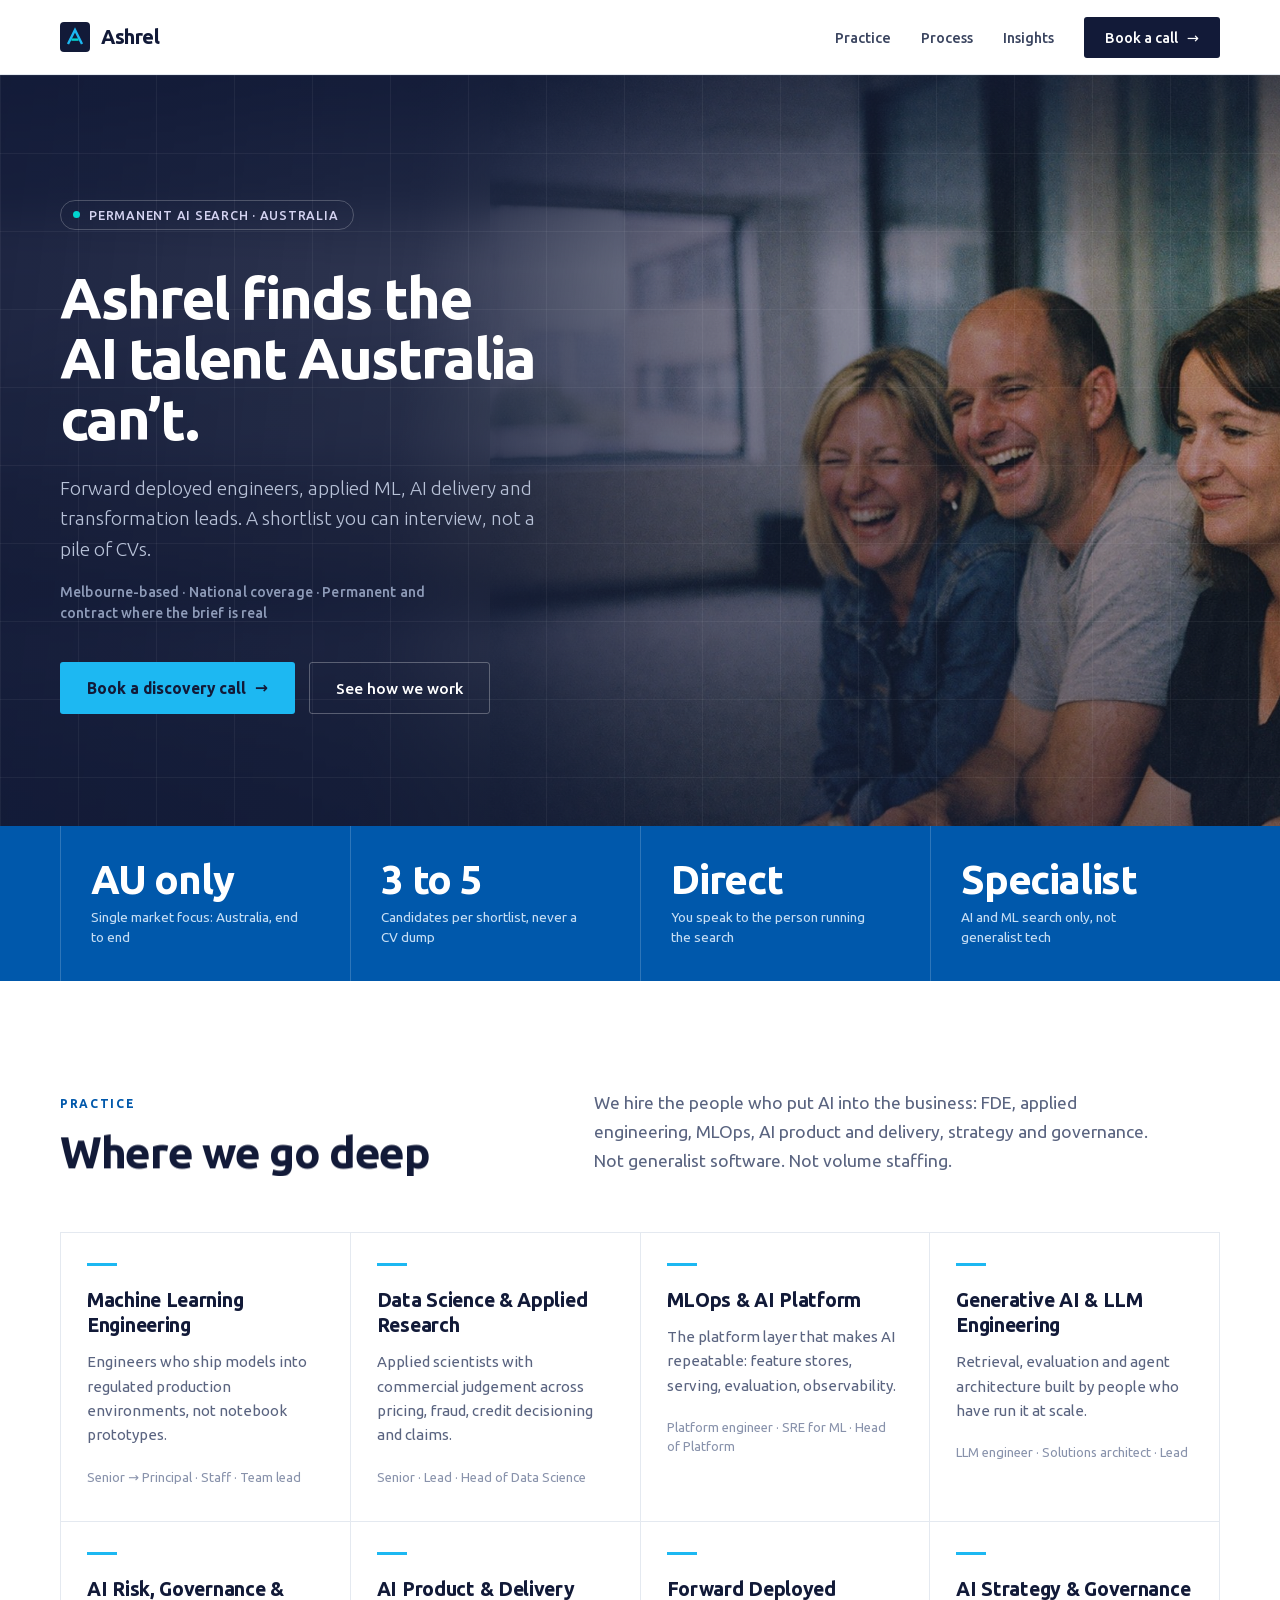
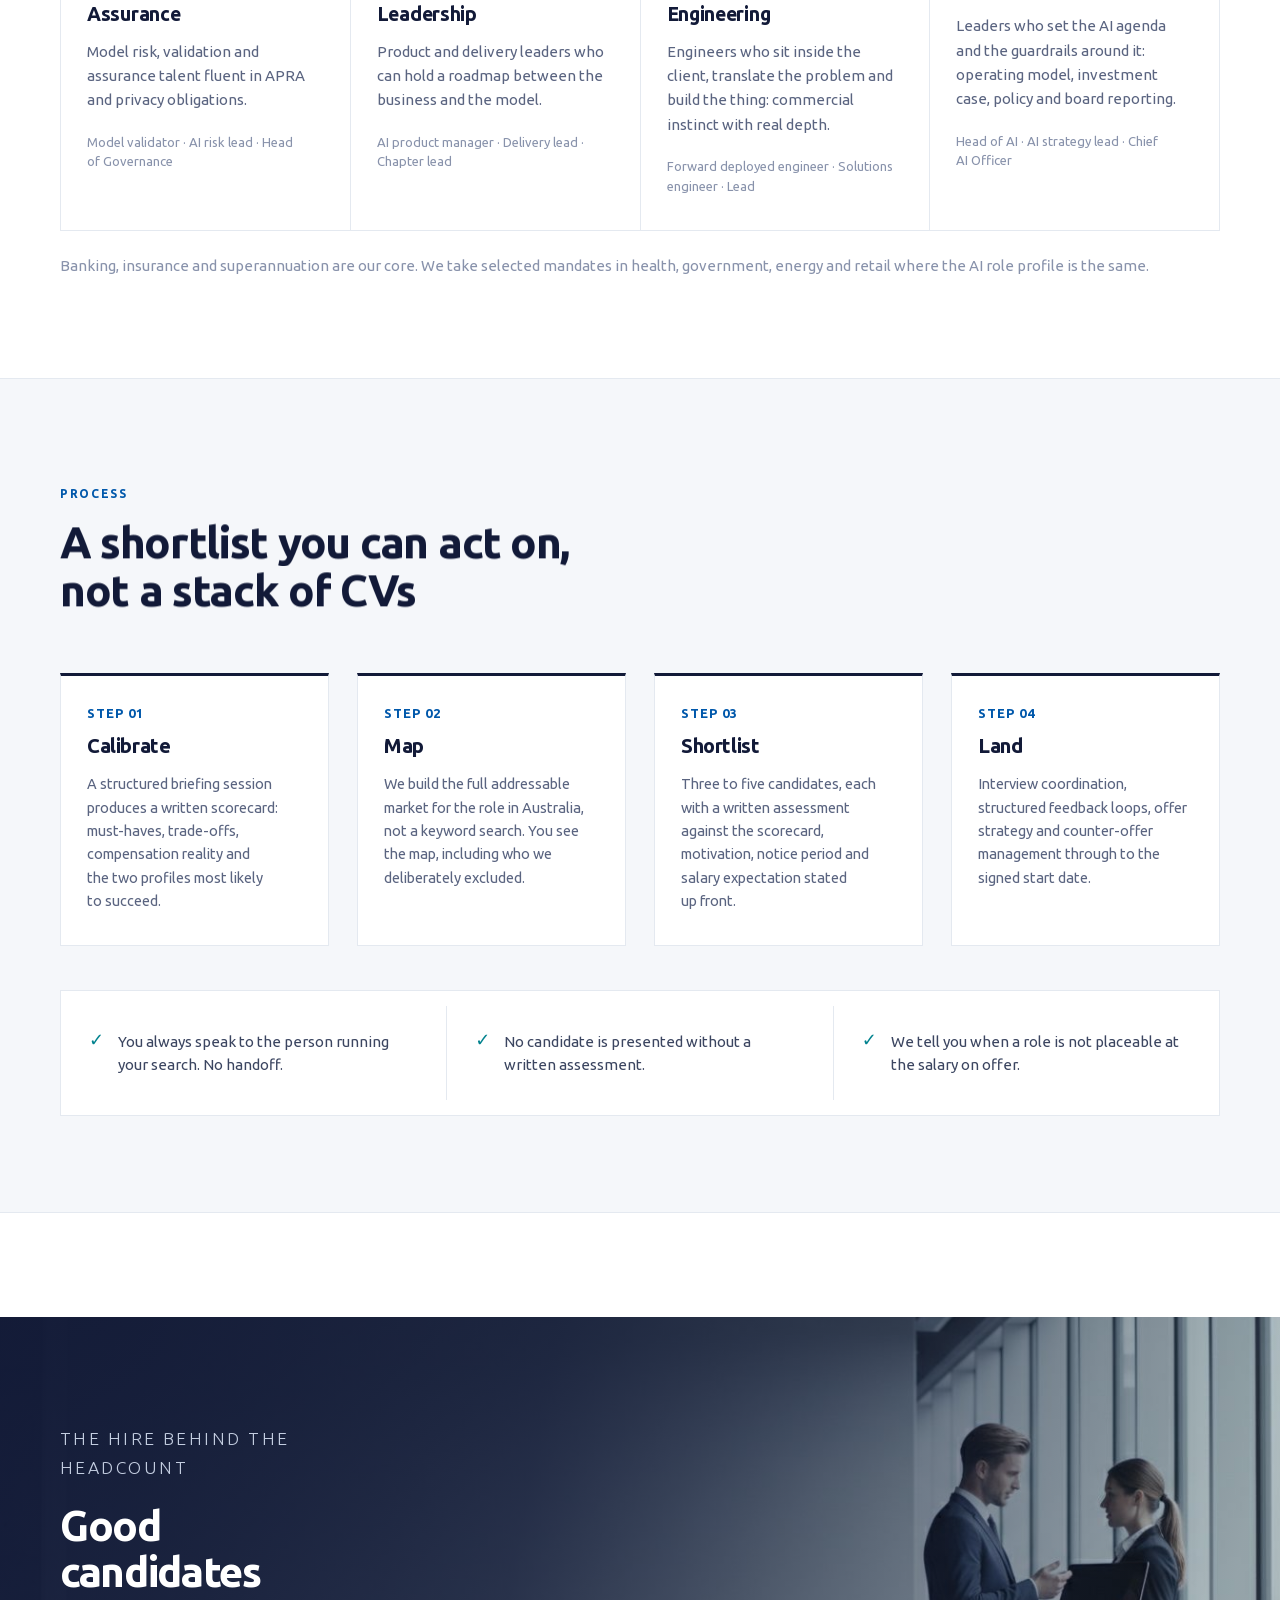
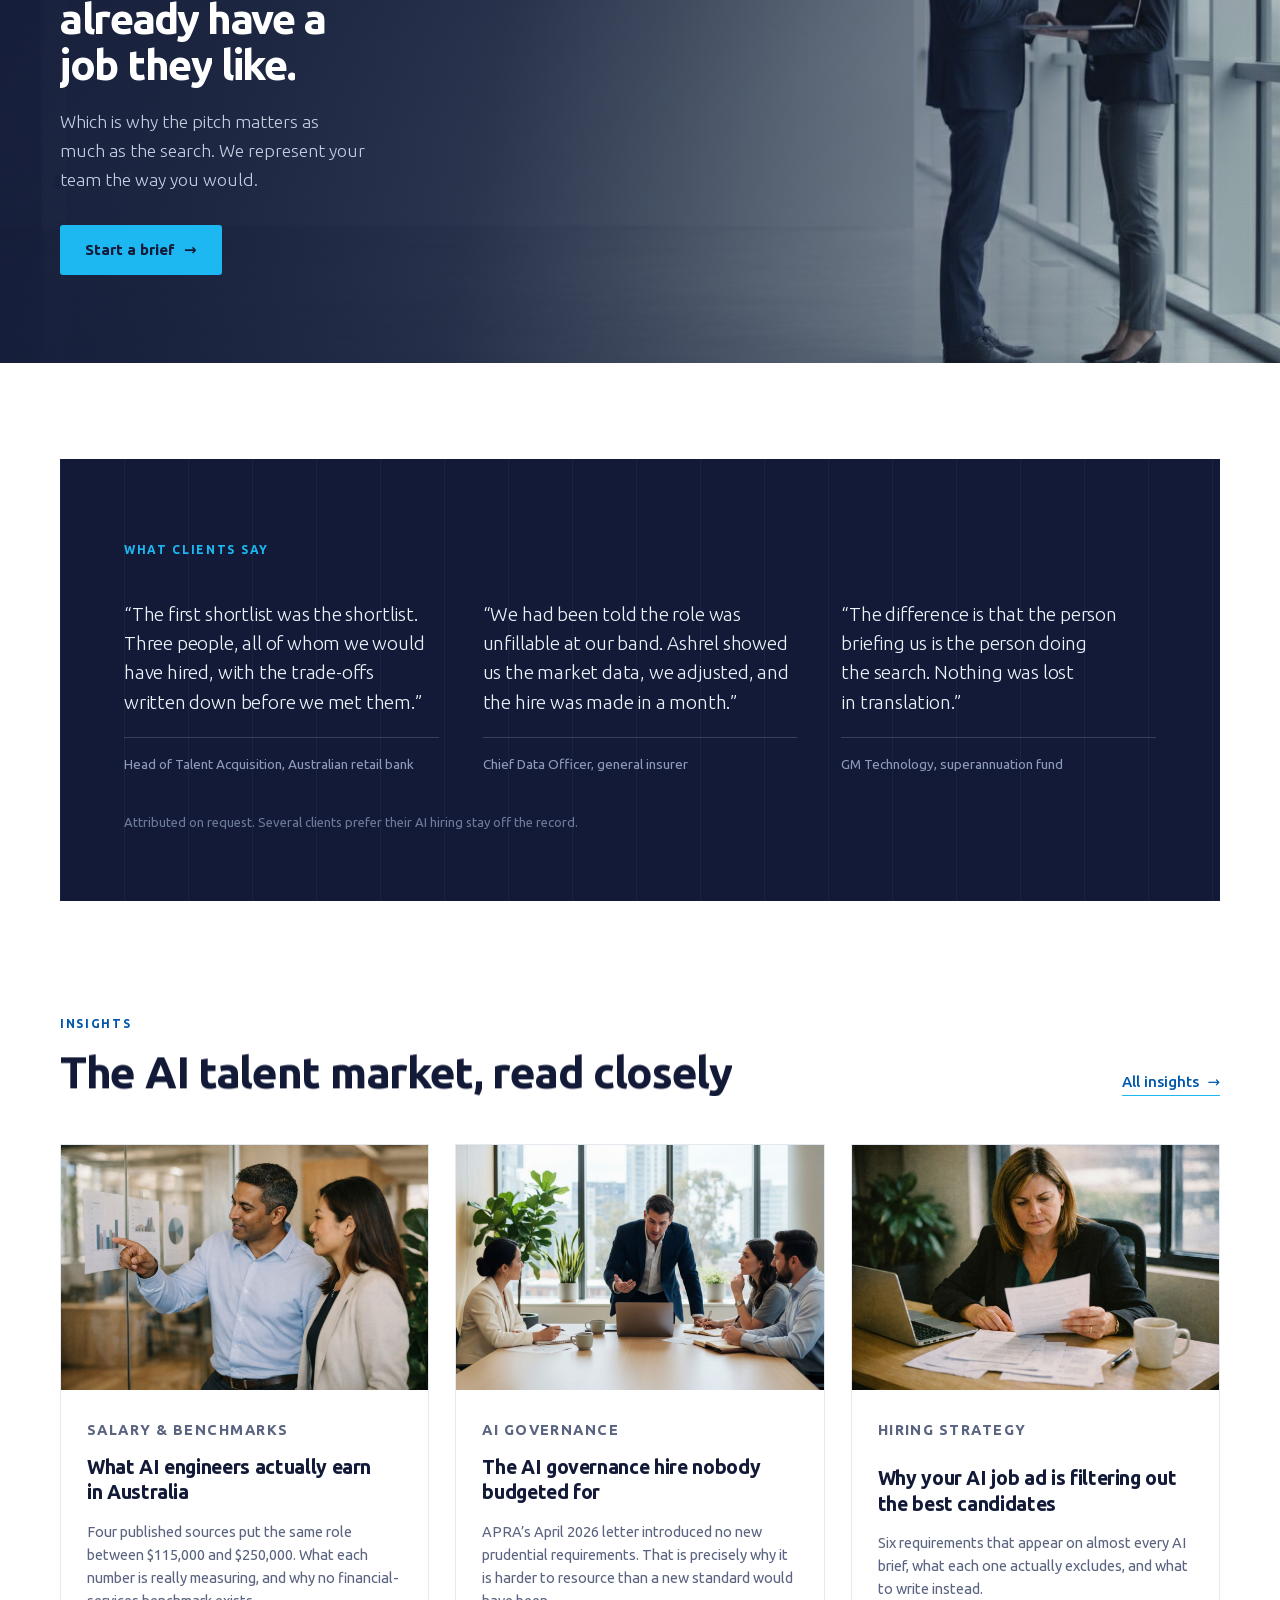
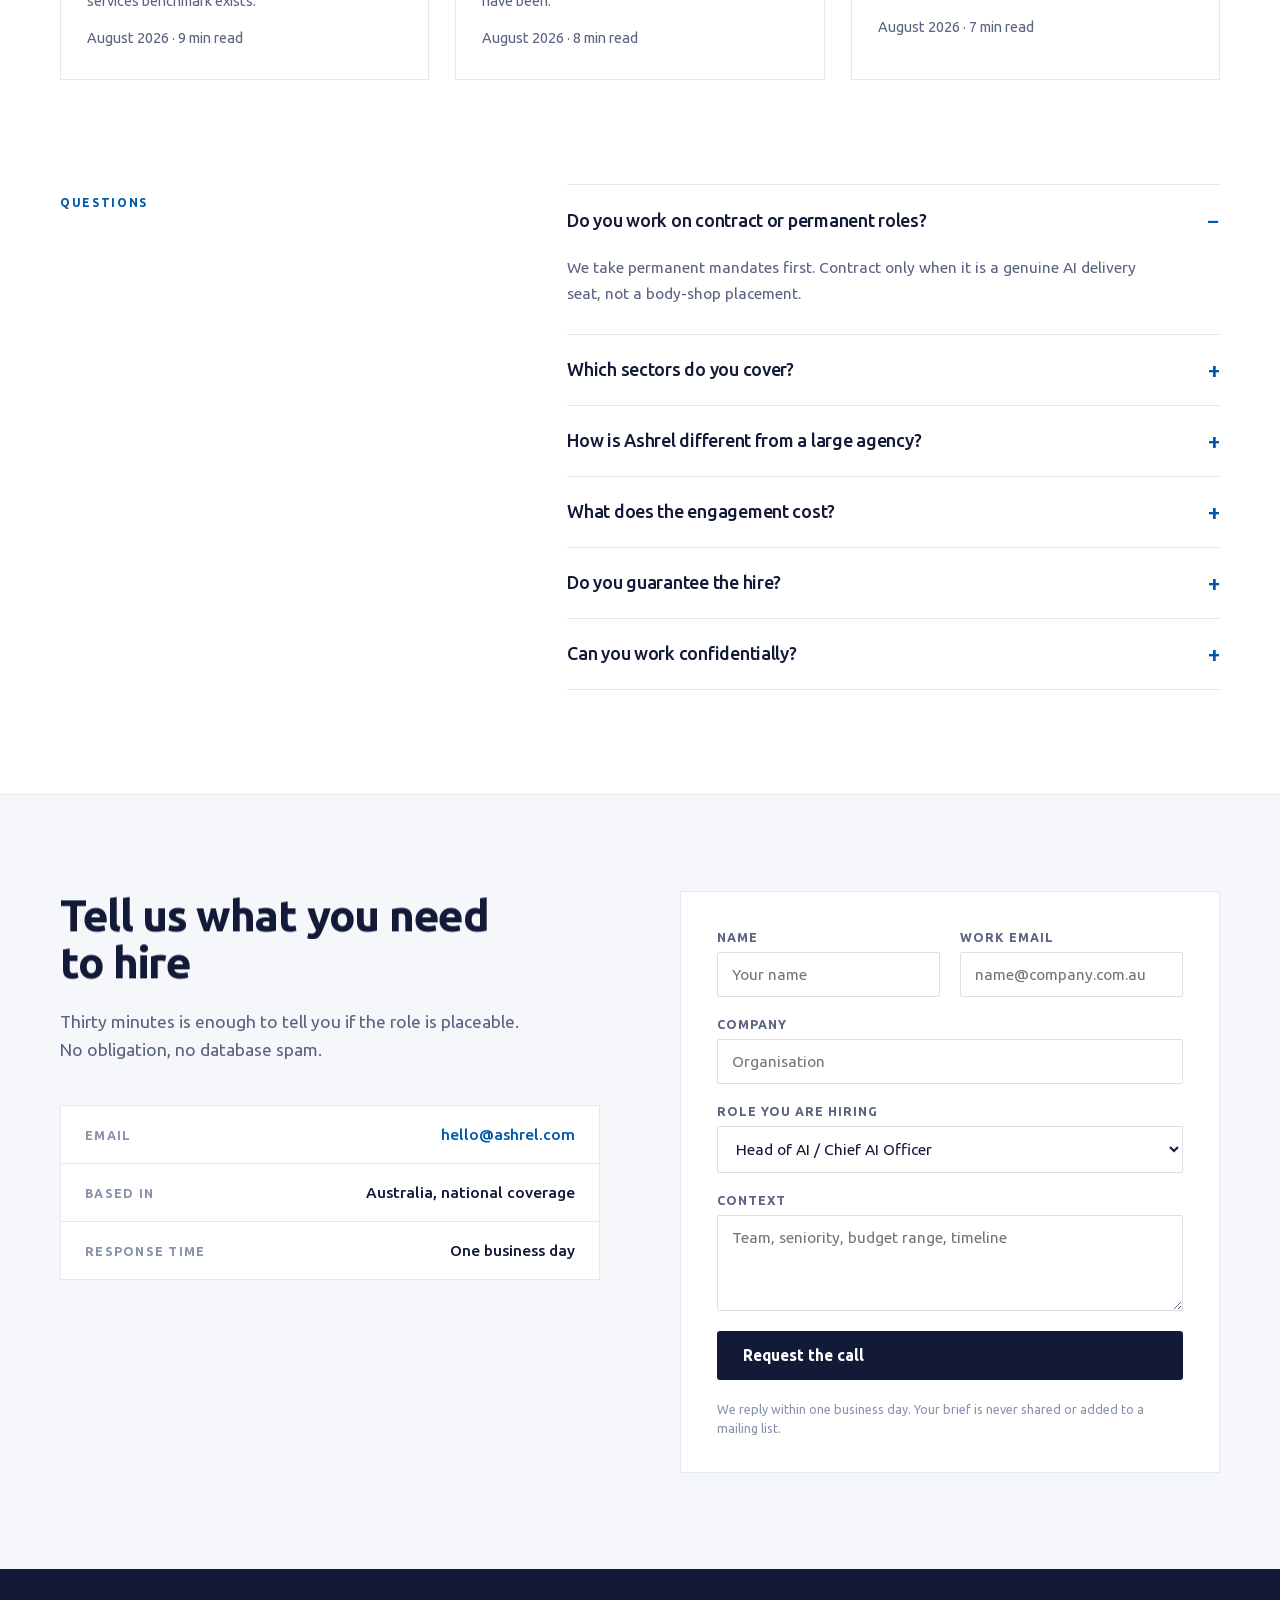
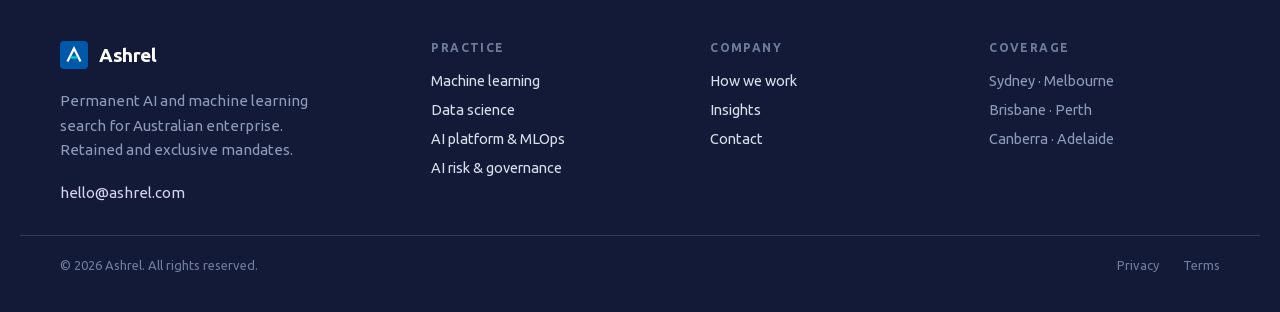
<file: index.html>
<!DOCTYPE html>
<html lang="en-AU">
<head>
<meta charset="utf-8">
<meta name="viewport" content="width=device-width, initial-scale=1">
<title>Ashrel | Permanent AI &amp; machine learning search for Australian enterprise</title>
<meta name="description" content="Ashrel is a specialist search practice placing permanent AI, machine learning and data leadership into Australian banks, insurers and enterprises. Calibrated shortlist inside ten business days.">
<link rel="canonical" href="https://ashrel.com/">
<meta name="theme-color" content="#121A38">

<meta property="og:type" content="website">
<meta property="og:site_name" content="Ashrel">
<meta property="og:url" content="https://ashrel.com/">
<meta property="og:title" content="Ashrel | the specialist search practice for AI talent">
<meta property="og:description" content="Permanent AI, machine learning and data leadership search for Australian banks, insurers and enterprises.">
<meta property="og:image" content="https://ashrel.com/img/og.png">
<meta name="twitter:card" content="summary_large_image">

<link rel="icon" href="/favicon.svg" type="image/svg+xml">
<link rel="preload" href="/fonts/Ubuntu-Bold.woff2" as="font" type="font/woff2" crossorigin>
<link rel="preload" href="/fonts/Ubuntu-Regular.woff2" as="font" type="font/woff2" crossorigin>
<script>document.documentElement.classList.add('motion')</script>
<link rel="stylesheet" href="/css/site.css?v=cef3009058">
<script src="/js/site.js?v=e7273b5d26" defer></script>

<script type="application/ld+json">
{
  "@context": "https://schema.org",
  "@type": "ProfessionalService",
  "name": "Ashrel",
  "description": "Permanent AI and machine learning search for Australian enterprise. Retained and exclusive mandates.",
  "url": "https://ashrel.com/",
  "email": "hello@ashrel.com",
  "areaServed": "AU",
  "address": { "@type": "PostalAddress", "addressCountry": "AU" }
}
</script>
</head>
<body>
<a class="skip-link" href="#main">Skip to content</a>

<header class="site-header">
  <div class="wrap">
    <a class="brand" href="/">
      <svg width="30" height="30" viewBox="0 0 30 30" aria-hidden="true">
        <rect width="30" height="30" rx="4" fill="#121A38"></rect>
        <path d="M8 22 L15 8 L22 22" fill="none" stroke="#1DB8F2" stroke-width="2.4"></path>
        <path d="M11.4 17.6 L18.6 17.6" fill="none" stroke="#00D5D0" stroke-width="2.4"></path>
      </svg>
      <span>Ashrel</span>
    </a>

    <button class="nav-toggle" type="button" aria-expanded="false" aria-controls="primary-nav">
      <span class="visually-hidden">Menu</span>
      <svg width="20" height="14" viewBox="0 0 20 14" aria-hidden="true">
        <path d="M0 1h20M0 7h20M0 13h20" stroke="currentColor" stroke-width="2"></path>
      </svg>
    </button>

    <nav class="nav" id="primary-nav">
      <a href="#practice">Practice</a>
      <a href="#process">Process</a>
      <a href="/insights.html">Insights</a>
      <a class="btn btn--nav" href="#brief">Book a call <span aria-hidden="true">&rarr;</span></a>
    </nav>
  </div>
</header>

<main id="main">

  <section class="hero--full" id="top">
    <img src="/img/hero-team.jpg" alt="" width="2600" height="1000" fetchpriority="high">
    <div class="hero-scrim" aria-hidden="true"></div>
    <div class="hero-grid-overlay" aria-hidden="true"></div>
    <div class="wrap">
      <p class="hero-badge"><i aria-hidden="true"></i> Permanent AI search &middot; Australia</p>
      <h1 data-reveal>Ashrel finds the AI talent Australia can&rsquo;t.</h1>
      <p class="hero-sub">Forward deployed engineers, applied ML, AI delivery and transformation leads. A shortlist you can interview, not a pile of CVs.</p>
      <p class="hero-facts">Melbourne-based &middot; National coverage &middot; Permanent and contract where the brief is real</p>
      <div class="hero-actions">
        <a class="btn btn--cyan" href="#brief">Book a discovery call <span aria-hidden="true">&rarr;</span></a>
        <a class="btn btn--outline" href="#process">See how we work</a>
      </div>
    </div>
  </section>

<section class="metrics" aria-label="Practice at a glance">
    <div class="wrap">
      <div class="metric"><b>AU only</b><span>Single market focus: Australia, end to end</span></div>
      <div class="metric"><b>3 to 5</b><span>Candidates per shortlist, never a CV dump</span></div>
      <div class="metric"><b>Direct</b><span>You speak to the person running the search</span></div>
      <div class="metric"><b>Specialist</b><span>AI and ML search only, not generalist tech</span></div>
    </div>
  </section>

  <section class="section wrap" id="practice">
    <div class="section-split">
      <div>
        <p class="eyebrow">Practice</p>
        <h2 data-reveal class="h-section">Where we go deep</h2>
      </div>
      <p class="lede" style="max-width:56ch">We hire the people who put AI into the business: FDE, applied engineering, MLOps, AI product and delivery, strategy and governance. Not generalist software. Not volume staffing.</p>
    </div>

    <div class="practice-grid h-scroll" data-stagger>
      <div class="practice-cell">
        <i aria-hidden="true"></i>
        <h3>Machine Learning Engineering</h3>
        <p>Engineers who ship models into regulated production environments, not notebook prototypes.</p>
        <p class="roles">Senior &rarr; Principal &middot; Staff &middot; Team lead</p>
      </div>
      <div class="practice-cell">
        <i aria-hidden="true"></i>
        <h3>Data Science &amp; Applied Research</h3>
        <p>Applied scientists with commercial judgement across pricing, fraud, credit decisioning and claims.</p>
        <p class="roles">Senior &middot; Lead &middot; Head of Data Science</p>
      </div>
      <div class="practice-cell">
        <i aria-hidden="true"></i>
        <h3>MLOps &amp; AI Platform</h3>
        <p>The platform layer that makes AI repeatable: feature stores, serving, evaluation, observability.</p>
        <p class="roles">Platform engineer &middot; SRE for ML &middot; Head of Platform</p>
      </div>
      <div class="practice-cell">
        <i aria-hidden="true"></i>
        <h3>Generative AI &amp; LLM Engineering</h3>
        <p>Retrieval, evaluation and agent architecture built by people who have run it at scale.</p>
        <p class="roles">LLM engineer &middot; Solutions architect &middot; Lead</p>
      </div>
      <div class="practice-cell">
        <i aria-hidden="true"></i>
        <h3>AI Risk, Governance &amp; Assurance</h3>
        <p>Model risk, validation and assurance talent fluent in APRA and privacy obligations.</p>
        <p class="roles">Model validator &middot; AI risk lead &middot; Head of Governance</p>
      </div>
      <div class="practice-cell">
        <i aria-hidden="true"></i>
        <h3>AI Product &amp; Delivery Leadership</h3>
        <p>Product and delivery leaders who can hold a roadmap between the business and the model.</p>
        <p class="roles">AI product manager &middot; Delivery lead &middot; Chapter lead</p>
      </div>
      <div class="practice-cell">
        <i aria-hidden="true"></i>
        <h3>Forward Deployed Engineering</h3>
        <p>Engineers who sit inside the client, translate the problem and build the thing: commercial instinct with real depth.</p>
        <p class="roles">Forward deployed engineer &middot; Solutions engineer &middot; Lead</p>
      </div>
      <div class="practice-cell">
        <i aria-hidden="true"></i>
        <h3>AI Strategy &amp; Governance</h3>
        <p>Leaders who set the AI agenda and the guardrails around it: operating model, investment case, policy and board reporting.</p>
        <p class="roles">Head of AI &middot; AI strategy lead &middot; Chief AI Officer</p>
      </div>
    </div>

    <p class="note">Banking, insurance and superannuation are our core. We take selected mandates in health, government, energy and retail where the AI role profile is the same.</p>
  </section>

  <section class="process" id="process">
    <div class="wrap">
      <p class="eyebrow">Process</p>
      <h2 data-reveal class="h-section" style="max-width:22ch">A shortlist you can act on, not a stack of CVs</h2>

      <div class="steps h-scroll" data-stagger>
        <div class="step">
          <div class="step-head"><span class="step-num">STEP 01</span></div>
          <h3>Calibrate</h3>
          <p>A structured briefing session produces a written scorecard: must-haves, trade-offs, compensation reality and the two profiles most likely to succeed.</p>
        </div>
        <div class="step">
          <div class="step-head"><span class="step-num">STEP 02</span></div>
          <h3>Map</h3>
          <p>We build the full addressable market for the role in Australia, not a keyword search. You see the map, including who we deliberately excluded.</p>
        </div>
        <div class="step">
          <div class="step-head"><span class="step-num">STEP 03</span></div>
          <h3>Shortlist</h3>
          <p>Three to five candidates, each with a written assessment against the scorecard, motivation, notice period and salary expectation stated up front.</p>
        </div>
        <div class="step">
          <div class="step-head"><span class="step-num">STEP 04</span></div>
          <h3>Land</h3>
          <p>Interview coordination, structured feedback loops, offer strategy and counter-offer management through to the signed start date.</p>
        </div>
      </div>

      <div class="commitments" data-stagger>
        <p class="commitment"><b aria-hidden="true">&check;</b> <span>You always speak to the person running your search. No handoff.</span></p>
        <p class="commitment"><b aria-hidden="true">&check;</b> <span>No candidate is presented without a written assessment.</span></p>
        <p class="commitment"><b aria-hidden="true">&check;</b> <span>We tell you when a role is not placeable at the salary on offer.</span></p>
      </div>
    </div>
  </section>

  <section class="band">
    <img src="/img/band-people.jpg" alt="" width="1344" height="768" loading="lazy">
    <div class="band-scrim" aria-hidden="true"></div>
    <div class="band-inner">
      <div class="wrap">
        <div class="band-copy">
          <p class="eyebrow eyebrow--onnavy">The hire behind the headcount</p>
          <h2 data-reveal>Good candidates already have a job they like.</h2>
          <p>Which is why the pitch matters as much as the search. We represent your team the way you would.</p>
          <a class="btn btn--cyan" href="#brief">Start a brief <span aria-hidden="true">&rarr;</span></a>
        </div>
      </div>
    </div>
  </section>

  <section class="quotes-outer wrap">
    <div class="quotes">
      <div class="quotes-lines" aria-hidden="true"></div>
      <div class="quotes-inner">
        <p class="eyebrow eyebrow--onnavy">What clients say</p>
        <div class="quote-grid">
          <figure>
            <blockquote>&ldquo;The first shortlist was the shortlist. Three people, all of whom we would have hired, with the trade-offs written down before we met them.&rdquo;</blockquote>
            <figcaption>Head of Talent Acquisition, Australian retail bank</figcaption>
          </figure>
          <figure>
            <blockquote>&ldquo;We had been told the role was unfillable at our band. Ashrel showed us the market data, we adjusted, and the hire was made in a month.&rdquo;</blockquote>
            <figcaption>Chief Data Officer, general insurer</figcaption>
          </figure>
          <figure>
            <blockquote>&ldquo;The difference is that the person briefing us is the person doing the search. Nothing was lost in translation.&rdquo;</blockquote>
            <figcaption>GM Technology, superannuation fund</figcaption>
          </figure>
        </div>
        <p class="quotes-note">Attributed on request. Several clients prefer their AI hiring stay off the record.</p>
      </div>
    </div>
  </section>

  <section class="section wrap">
    <div class="section-head-row">
      <div>
        <p class="eyebrow">Insights</p>
        <h2 data-reveal class="h-section">The AI talent market, read closely</h2>
      </div>
      <a class="link-rule" href="/insights.html">All insights <span aria-hidden="true">&rarr;</span></a>
    </div>

    <div class="card-grid h-scroll" style="margin-top:48px" data-stagger>
      <a class="card" href="/insights/ai-salary-benchmarks-australia.html">
        <div class="card-media"><img src="/img/article-salary.jpg" alt="" width="1344" height="768" loading="lazy"></div>
        <div class="card-body">
          <p class="card-tag">Salary &amp; benchmarks</p>
          <h3>What AI engineers actually earn in Australia</h3>
          <p>Four published sources put the same role between $115,000 and $250,000. What each number is really measuring, and why no financial-services benchmark exists.</p>
          <p class="card-meta">August 2026 &middot; 9 min read</p>
        </div>
      </a>
      <a class="card" href="/insights/apra-ai-governance-hire.html">
        <div class="card-media"><img src="/img/article-governance.jpg" alt="" width="1344" height="768" loading="lazy"></div>
        <div class="card-body">
          <p class="card-tag">AI governance</p>
          <h3>The AI governance hire nobody budgeted for</h3>
          <p>APRA&rsquo;s April 2026 letter introduced no new prudential requirements. That is precisely why it is harder to resource than a new standard would have been.</p>
          <p class="card-meta">August 2026 &middot; 8 min read</p>
        </div>
      </a>
      <a class="card" href="/insights/ai-job-ad-filters.html">
        <div class="card-media"><img src="/img/article-hiring.jpg" alt="" width="1400" height="933" loading="lazy"></div>
        <div class="card-body">
          <p class="card-tag">Hiring strategy</p>
          <h3>Why your AI job ad is filtering out the best candidates</h3>
          <p>Six requirements that appear on almost every AI brief, what each one actually excludes, and what to write instead.</p>
          <p class="card-meta">August 2026 &middot; 7 min read</p>
        </div>
      </a>
    </div>
  </section>

  <section class="section wrap">
    <div class="section-split" style="grid-template-columns:.8fr 1.2fr;align-items:start">
      <div>
        <p class="eyebrow">Questions</p>
        <h2 data-reveal class="h-section" style="font-size:38px">Before you brief us</h2>
      </div>
      <div class="faq-list">
        <details class="faq-item" open>
          <summary>Do you work on contract or permanent roles?</summary>
          <p>We take permanent mandates first. Contract only when it is a genuine AI delivery seat, not a body-shop placement.</p>
        </details>
        <details class="faq-item">
          <summary>Which sectors do you cover?</summary>
          <p>Banking, insurance and superannuation are the core of the practice. We take selected mandates in health, government, energy and retail where the AI role profile is comparable.</p>
        </details>
        <details class="faq-item">
          <summary>How is Ashrel different from a large agency?</summary>
          <p>You deal with the person running the search. No account manager handoff, no CV forwarding, and no candidate sent without a written assessment against your calibration brief.</p>
        </details>
        <details class="faq-item">
          <summary>What does the engagement cost?</summary>
          <p>A percentage of first-year fixed remuneration, agreed in writing before the search begins. Retained and exclusive terms carry different rates, which we will quote on the call.</p>
        </details>
        <details class="faq-item">
          <summary>Do you guarantee the hire?</summary>
          <p>Every placement carries a replacement period agreed in the terms. In practice, calibration up front is what prevents the problem.</p>
        </details>
        <details class="faq-item">
          <summary>Can you work confidentially?</summary>
          <p>Yes. A large share of our mandates are unannounced roles or replacements, and are handled without the market knowing the client.</p>
        </details>
      </div>
    </div>
  </section>

  <section class="brief" id="brief">
    <div class="wrap">
      <div>
        <h2 data-reveal>Tell us what you need to hire</h2>
        <p class="brief-lede">Thirty minutes is enough to tell you if the role is placeable. No obligation, no database spam.</p>
        <dl class="contact-rows">
          <div class="contact-row"><dt>Email</dt><dd><a href="mailto:hello@ashrel.com">hello@ashrel.com</a></dd></div>
          <div class="contact-row"><dt>Based in</dt><dd>Australia, national coverage</dd></div>
          <div class="contact-row"><dt>Response time</dt><dd>One business day</dd></div>
        </dl>
      </div>

      <div>
        <form class="brief-form" id="brief-form"
              method="POST"
              action="https://formspree.io/f/xqpzvydr"
              data-endpoint="https://formspree.io/f/xqpzvydr"
              data-fallback-email="hello@ashrel.com">
          <p class="form-status" id="brief-status" hidden></p>

          <div class="field-pair">
            <label class="field">Name
              <input type="text" name="Name" placeholder="Your name" autocomplete="name" required>
            </label>
            <label class="field">Work email
              <input type="email" name="Email" placeholder="name@company.com.au" autocomplete="email" required>
            </label>
          </div>

          <label class="field">Company
            <input type="text" name="Company" placeholder="Organisation" autocomplete="organization" required>
          </label>

          <label class="field">Role you are hiring
            <select name="Role">
              <optgroup label="Leadership &amp; strategy">
                <option>Head of AI / Chief AI Officer</option>
                <option>AI Strategy Lead</option>
                <option>AI Product Lead / AI Product Manager</option>
                <option>AI Delivery Lead / Program Lead</option>
                <option>Head of Data Science</option>
              </optgroup>
              <optgroup label="Engineering &amp; science">
                <option>Machine Learning Engineer</option>
                <option>Forward Deployed Engineer (FDE)</option>
                <option>Data Scientist / Applied Scientist</option>
                <option>Generative AI / LLM Engineer</option>
                <option>MLOps / AI Platform Engineer</option>
                <option>AI Solutions Architect</option>
                <option>Data Engineer</option>
              </optgroup>
              <optgroup label="Risk &amp; governance">
                <option>AI Governance Lead</option>
                <option>Model Risk / Model Validation</option>
                <option>Responsible AI / AI Assurance</option>
              </optgroup>
              <option>Multiple roles / building a team</option>
              <option>Something else</option>
            </select>
          </label>

          <label class="field">Context
            <textarea name="Context" rows="4" placeholder="Team, seniority, budget range, timeline"></textarea>
          </label>

          <button class="btn btn--dark" type="submit">Request the call</button>
          <p class="form-note">We reply within one business day. Your brief is never shared or added to a mailing list.</p>
        </form>

        <div class="thanks" id="brief-thanks" hidden>
          <p class="eyebrow">Brief received</p>
          <h3>Thank you. We will be in touch within one business day.</h3>
          <p>You will get an initial market read on the role before the call, so the thirty minutes are spent on decisions rather than background.</p>
          <button type="button" id="brief-reset">Submit another brief</button>
        </div>
      </div>
    </div>
  </section>

</main>

<footer class="site-footer">
  <div class="wrap footer-grid">
    <div class="footer-brand">
      <div class="brand" style="color:#fff">
        <svg width="28" height="28" viewBox="0 0 30 30" aria-hidden="true">
          <rect width="30" height="30" rx="4" fill="#0058AB"></rect>
          <path d="M8 22 L15 8 L22 22" fill="none" stroke="#fff" stroke-width="2.4"></path>
          <path d="M11.4 17.6 L18.6 17.6" fill="none" stroke="#00D5D0" stroke-width="2.4"></path>
        </svg>
        <span style="font-size:19px">Ashrel</span>
      </div>
      <p>Permanent AI and machine learning search for Australian enterprise. Retained and exclusive mandates.</p>
      <a class="email" href="mailto:hello@ashrel.com">hello@ashrel.com</a>
    </div>

    <nav class="footer-col">
      <h2>Practice</h2>
      <ul>
        <li><a href="#practice">Machine learning</a></li>
        <li><a href="#practice">Data science</a></li>
        <li><a href="#practice">AI platform &amp; MLOps</a></li>
        <li><a href="#practice">AI risk &amp; governance</a></li>
      </ul>
    </nav>

    <nav class="footer-col">
      <h2>Company</h2>
      <ul>
        <li><a href="#process">How we work</a></li>
        <li><a href="/insights.html">Insights</a></li>
        <li><a href="#brief">Contact</a></li>
      </ul>
    </nav>

    <div class="footer-col">
      <h2>Coverage</h2>
      <ul>
        <li>Sydney &middot; Melbourne</li>
        <li>Brisbane &middot; Perth</li>
        <li>Canberra &middot; Adelaide</li>
      </ul>
    </div>
  </div>

  <div class="wrap footer-bar">
    <span>&copy; 2026 Ashrel. All rights reserved.</span>
    <div>
      <a href="/privacy.html">Privacy</a>
      <a href="/terms.html">Terms</a>
    </div>
  </div>
</footer>
</body>
</html>
</file>
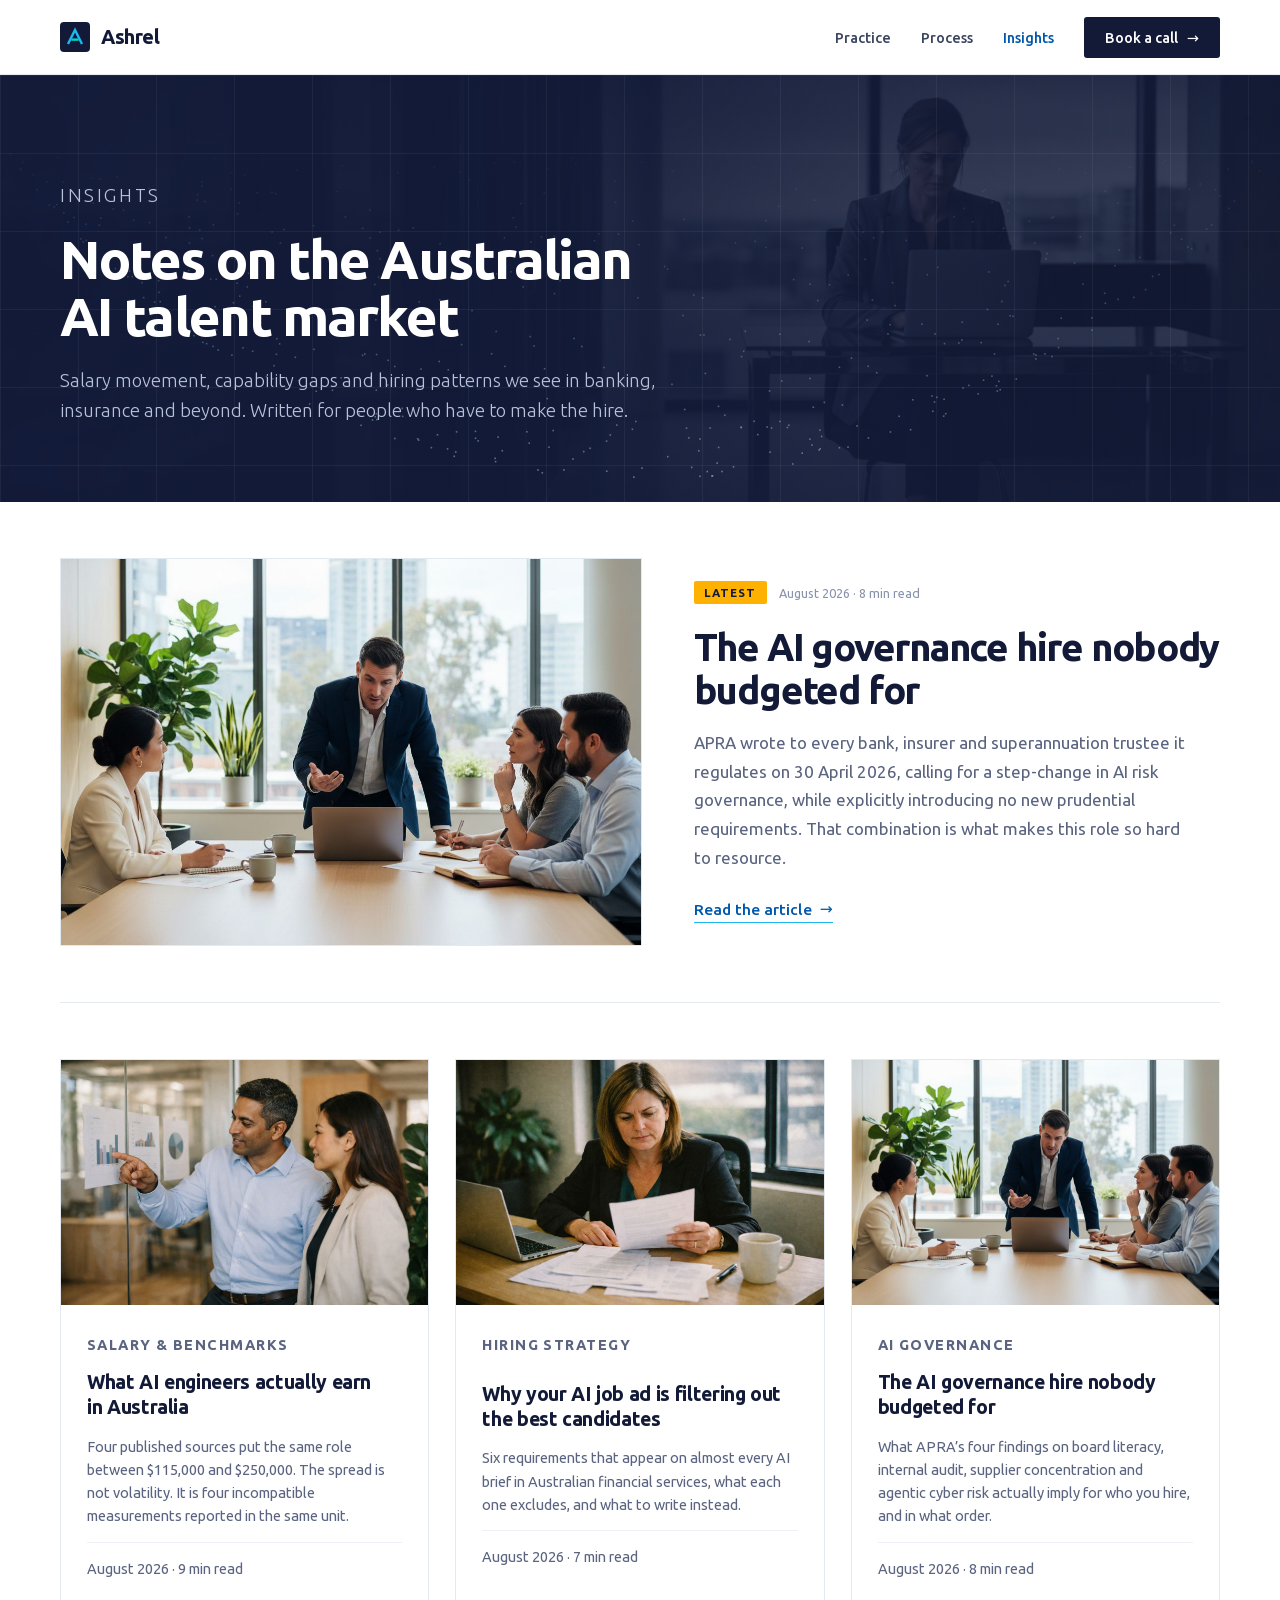
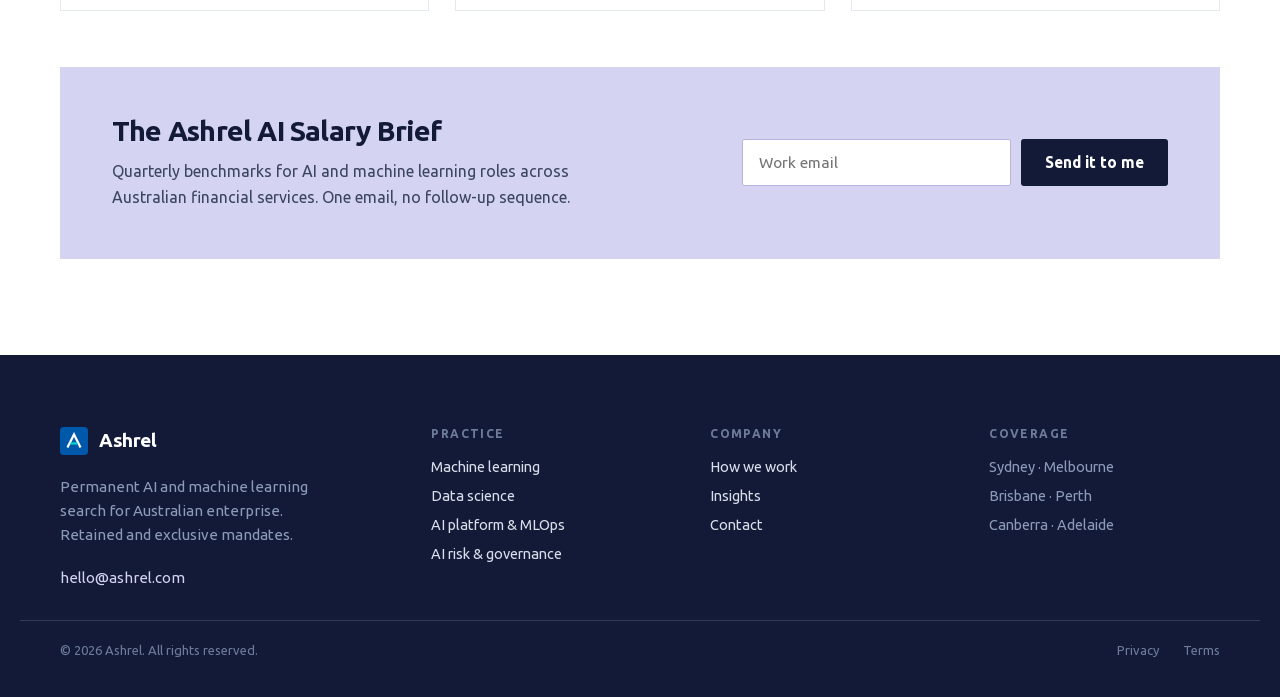
<file: insights.html>
<!DOCTYPE html>
<html lang="en-AU">
<head>
<meta charset="utf-8">
<meta name="viewport" content="width=device-width, initial-scale=1">
<title>Insights | the Australian AI talent market | Ashrel</title>
<meta name="description" content="Salary movement, capability gaps and hiring patterns across Australian banking, insurance and superannuation, written for the people who have to make the hire.">
<link rel="canonical" href="https://ashrel.com/insights.html">
<meta name="theme-color" content="#121A38">

<meta property="og:type" content="website">
<meta property="og:site_name" content="Ashrel">
<meta property="og:url" content="https://ashrel.com/insights.html">
<meta property="og:title" content="Insights | the Australian AI talent market">
<meta property="og:description" content="Salary movement, capability gaps and hiring patterns in Australian financial services.">
<meta property="og:image" content="https://ashrel.com/img/og.png">
<meta name="twitter:card" content="summary_large_image">

<link rel="icon" href="/favicon.svg" type="image/svg+xml">
<link rel="preload" href="/fonts/Ubuntu-Bold.woff2" as="font" type="font/woff2" crossorigin>
<link rel="preload" href="/fonts/Ubuntu-Regular.woff2" as="font" type="font/woff2" crossorigin>
<link rel="stylesheet" href="/css/site.css?v=cef3009058">
<script src="/js/site.js?v=e7273b5d26" defer></script>
</head>
<body>
<a class="skip-link" href="#main">Skip to content</a>

<header class="site-header">
  <div class="wrap">
    <a class="brand" href="/">
      <svg width="30" height="30" viewBox="0 0 30 30" aria-hidden="true">
        <rect width="30" height="30" rx="4" fill="#121A38"></rect>
        <path d="M8 22 L15 8 L22 22" fill="none" stroke="#1DB8F2" stroke-width="2.4"></path>
        <path d="M11.4 17.6 L18.6 17.6" fill="none" stroke="#00D5D0" stroke-width="2.4"></path>
      </svg>
      <span>Ashrel</span>
    </a>

    <button class="nav-toggle" type="button" aria-expanded="false" aria-controls="primary-nav">
      <span class="visually-hidden">Menu</span>
      <svg width="20" height="14" viewBox="0 0 20 14" aria-hidden="true">
        <path d="M0 1h20M0 7h20M0 13h20" stroke="currentColor" stroke-width="2"></path>
      </svg>
    </button>

    <nav class="nav" id="primary-nav">
      <a href="/#practice">Practice</a>
      <a href="/#process">Process</a>
      <a href="/insights.html" aria-current="page">Insights</a>
      <a class="btn btn--nav" href="/#brief">Book a call <span aria-hidden="true">&rarr;</span></a>
    </nav>
  </div>
</header>

<main id="main">

  <section class="hero hero--compact">
    <img class="hero-photo" src="/img/hero-people.jpg" alt="" width="1344" height="768">
    <div class="hero-photo-scrim" aria-hidden="true"></div>
    <canvas class="hero-field" data-count="800" data-speed="0.4" data-color="#B7D8EA" aria-hidden="true"></canvas>
    <div class="hero-grid-overlay"></div>
    <div class="wrap">
      <p class="eyebrow eyebrow--onnavy">Insights</p>
      <h1>Notes on the Australian AI talent market</h1>
      <p>Salary movement, capability gaps and hiring patterns we see in banking, insurance and beyond. Written for people who have to make the hire.</p>
    </div>
  </section>

  <div class="wrap">

    <article class="lead-article">
      <div class="lead-media">
        <img src="/img/article-governance.jpg" alt="" width="1344" height="768">
      </div>
      <div>
        <div class="lead-flag">
          <b>Latest</b>
          <span>August 2026 &middot; 8 min read</span>
        </div>
        <h2>The AI governance hire nobody budgeted for</h2>
        <p>APRA wrote to every bank, insurer and superannuation trustee it regulates on 30 April 2026, calling for a step-change in AI risk governance, while explicitly introducing no new prudential requirements. That combination is what makes this role so hard to resource.</p>
        <a class="link-rule" href="/insights/apra-ai-governance-hire.html">Read the article <span aria-hidden="true">&rarr;</span></a>
      </div>
    </article>

    <div class="card-grid h-scroll" id="post-grid" style="margin-top:56px">
      <a class="card" href="/insights/ai-salary-benchmarks-australia.html">
        <div class="card-media"><img src="/img/article-salary.jpg" alt="" width="1344" height="768" loading="lazy"></div>
        <div class="card-body">
          <p class="card-tag">Salary &amp; benchmarks</p>
          <h3>What AI engineers actually earn in Australia</h3>
          <p>Four published sources put the same role between $115,000 and $250,000. The spread is not volatility. It is four incompatible measurements reported in the same unit.</p>
          <p class="card-meta card-meta--ruled">August 2026 &middot; 9 min read</p>
        </div>
      </a>

      <a class="card" href="/insights/ai-job-ad-filters.html">
        <div class="card-media"><img src="/img/article-hiring.jpg" alt="" width="1400" height="933" loading="lazy"></div>
        <div class="card-body">
          <p class="card-tag">Hiring strategy</p>
          <h3>Why your AI job ad is filtering out the best candidates</h3>
          <p>Six requirements that appear on almost every AI brief in Australian financial services, what each one excludes, and what to write instead.</p>
          <p class="card-meta card-meta--ruled">August 2026 &middot; 7 min read</p>
        </div>
      </a>

      <a class="card" href="/insights/apra-ai-governance-hire.html">
        <div class="card-media"><img src="/img/article-governance.jpg" alt="" width="1344" height="768" loading="lazy"></div>
        <div class="card-body">
          <p class="card-tag">AI governance</p>
          <h3>The AI governance hire nobody budgeted for</h3>
          <p>What APRA&rsquo;s four findings on board literacy, internal audit, supplier concentration and agentic cyber risk actually imply for who you hire, and in what order.</p>
          <p class="card-meta card-meta--ruled">August 2026 &middot; 8 min read</p>
        </div>
      </a>
    </div>

    <section class="signup">
      <div>
        <h3>The Ashrel AI Salary Brief</h3>
        <p>Quarterly benchmarks for AI and machine learning roles across Australian financial services. One email, no follow-up sequence.</p>
      </div>
      <form id="signup-form"
            method="POST"
            action="https://formspree.io/f/xqpzvydr"
            data-endpoint="https://formspree.io/f/xqpzvydr"
            data-fallback-email="hello@ashrel.com">
        <label class="visually-hidden" for="signup-email">Work email</label>
        <input id="signup-email" type="email" name="Email" placeholder="Work email" required>
        <button class="btn btn--dark" type="submit">Send it to me</button>
      </form>
    </section>

    <div class="tail-space"></div>
  </div>

</main>

<footer class="site-footer">
  <div class="wrap footer-grid">
    <div class="footer-brand">
      <div class="brand" style="color:#fff">
        <svg width="28" height="28" viewBox="0 0 30 30" aria-hidden="true">
          <rect width="30" height="30" rx="4" fill="#0058AB"></rect>
          <path d="M8 22 L15 8 L22 22" fill="none" stroke="#fff" stroke-width="2.4"></path>
          <path d="M11.4 17.6 L18.6 17.6" fill="none" stroke="#00D5D0" stroke-width="2.4"></path>
        </svg>
        <span style="font-size:19px">Ashrel</span>
      </div>
      <p>Permanent AI and machine learning search for Australian enterprise. Retained and exclusive mandates.</p>
      <a class="email" href="mailto:hello@ashrel.com">hello@ashrel.com</a>
    </div>

    <nav class="footer-col">
      <h2>Practice</h2>
      <ul>
        <li><a href="/#practice">Machine learning</a></li>
        <li><a href="/#practice">Data science</a></li>
        <li><a href="/#practice">AI platform &amp; MLOps</a></li>
        <li><a href="/#practice">AI risk &amp; governance</a></li>
      </ul>
    </nav>

    <nav class="footer-col">
      <h2>Company</h2>
      <ul>
        <li><a href="/#process">How we work</a></li>
        <li><a href="/insights.html">Insights</a></li>
        <li><a href="/#brief">Contact</a></li>
      </ul>
    </nav>

    <div class="footer-col">
      <h2>Coverage</h2>
      <ul>
        <li>Sydney &middot; Melbourne</li>
        <li>Brisbane &middot; Perth</li>
        <li>Canberra &middot; Adelaide</li>
      </ul>
    </div>
  </div>

  <div class="wrap footer-bar">
    <span>&copy; 2026 Ashrel. All rights reserved.</span>
    <div>
      <a href="/privacy.html">Privacy</a>
      <a href="/terms.html">Terms</a>
    </div>
  </div>
</footer>
</body>
</html>
</file>
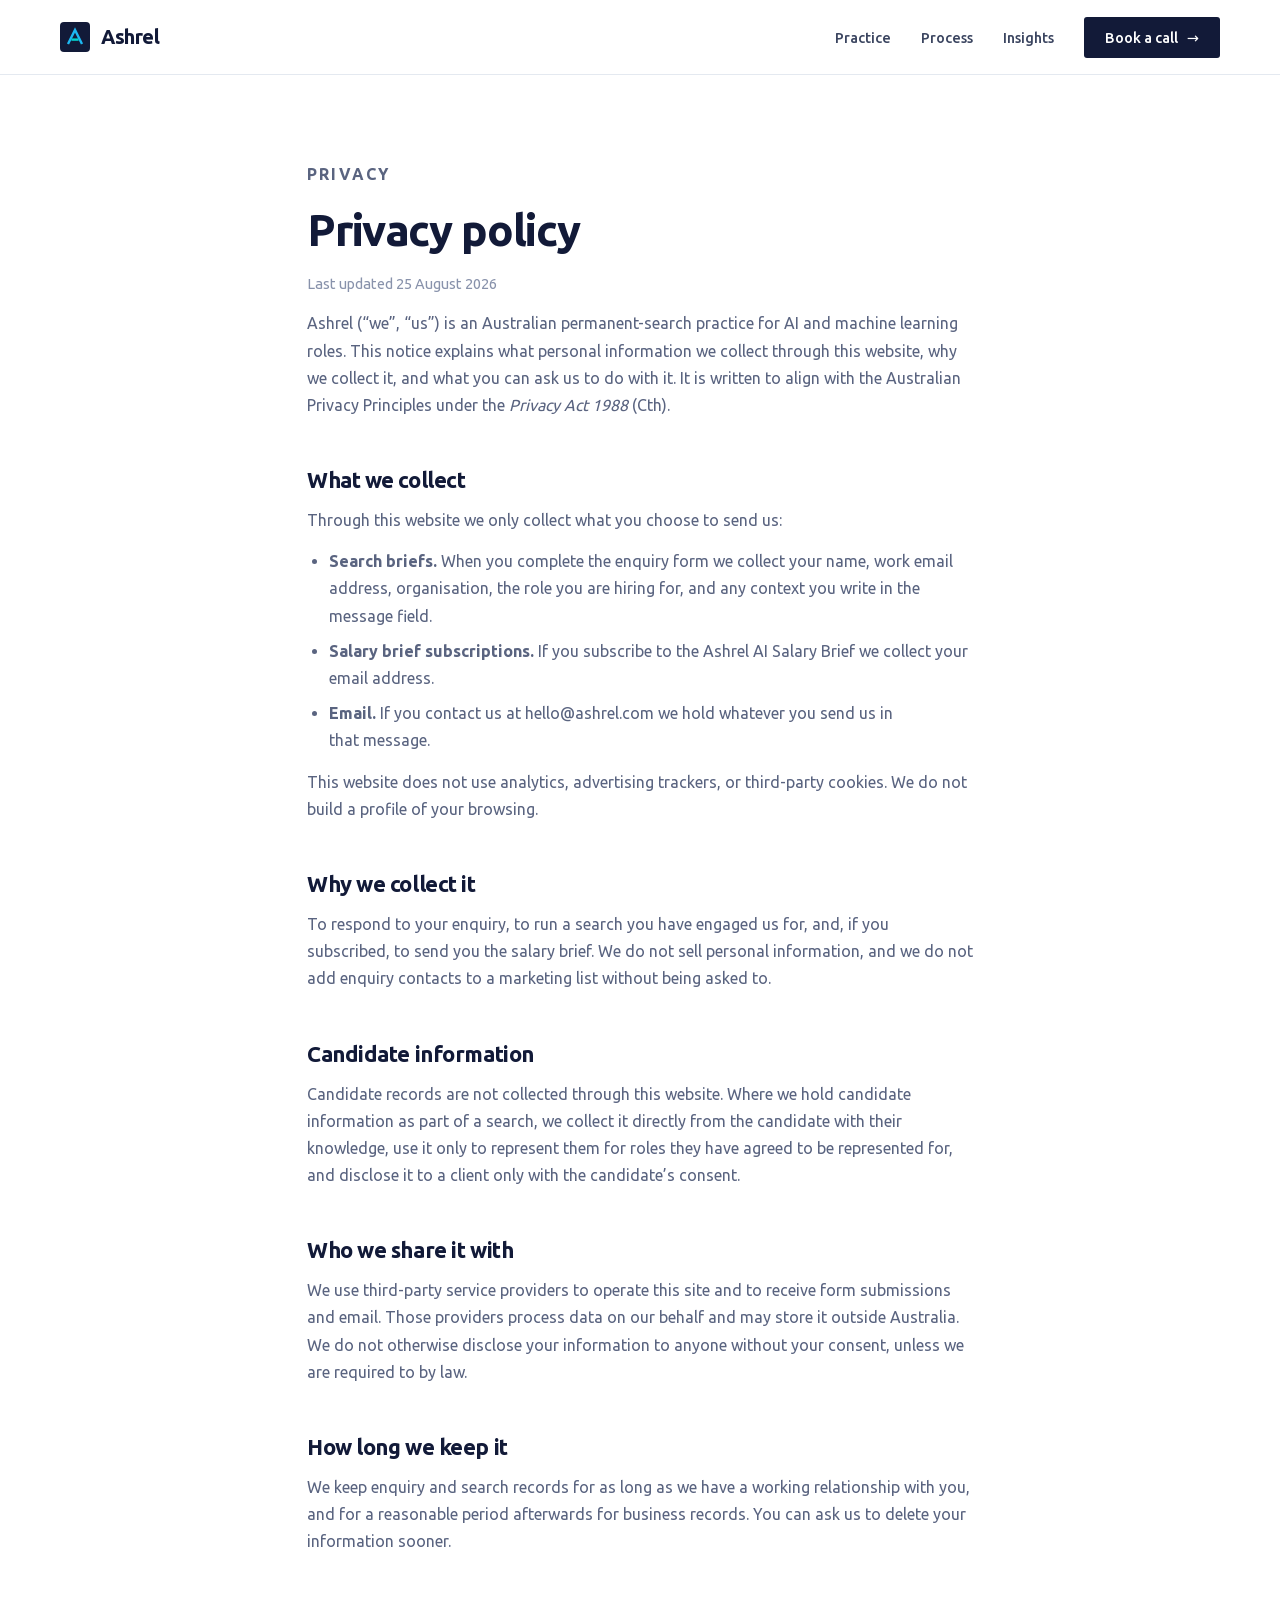
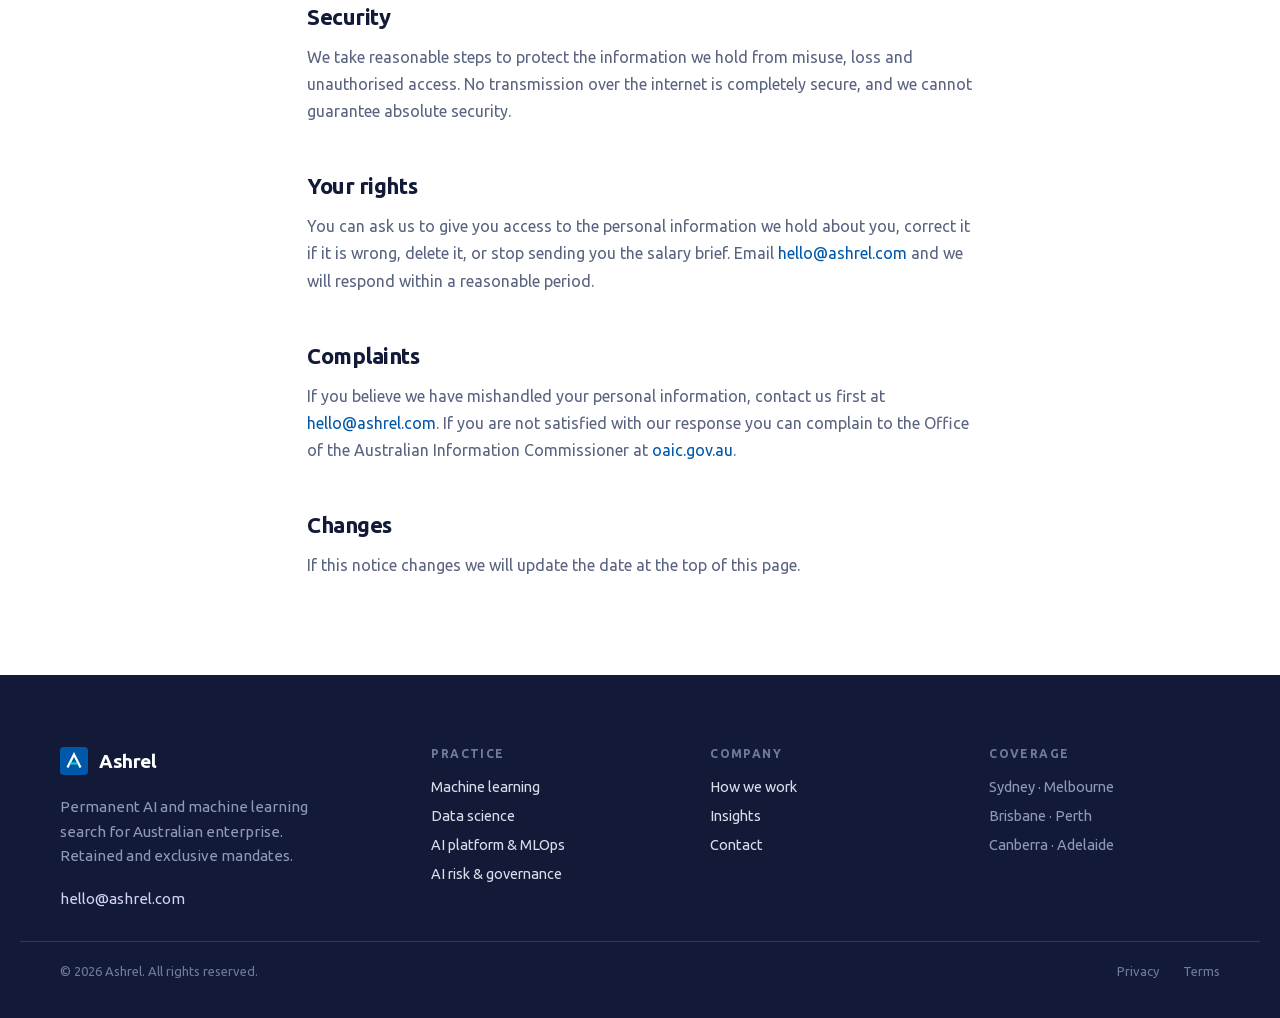
<file: privacy.html>
<!DOCTYPE html>
<html lang="en-AU">
<head>
<meta charset="utf-8">
<meta name="viewport" content="width=device-width, initial-scale=1">
<title>Privacy policy | Ashrel</title>
<meta name="description" content="How Ashrel collects, uses and protects personal information submitted through ashrel.com.">
<link rel="canonical" href="https://ashrel.com/privacy.html">
<meta name="robots" content="index,follow">
<meta name="theme-color" content="#121A38">
<link rel="icon" href="/favicon.svg" type="image/svg+xml">
<link rel="stylesheet" href="/css/site.css?v=cef3009058">
<script src="/js/site.js?v=e7273b5d26" defer></script>
</head>
<body>
<a class="skip-link" href="#main">Skip to content</a>
<header class="site-header">
  <div class="wrap">
    <a class="brand" href="/">
      <svg width="30" height="30" viewBox="0 0 30 30" aria-hidden="true">
        <rect width="30" height="30" rx="4" fill="#121A38"></rect>
        <path d="M8 22 L15 8 L22 22" fill="none" stroke="#1DB8F2" stroke-width="2.4"></path>
        <path d="M11.4 17.6 L18.6 17.6" fill="none" stroke="#00D5D0" stroke-width="2.4"></path>
      </svg>
      <span>Ashrel</span>
    </a>

    <button class="nav-toggle" type="button" aria-expanded="false" aria-controls="primary-nav">
      <span class="visually-hidden">Menu</span>
      <svg width="20" height="14" viewBox="0 0 20 14" aria-hidden="true">
        <path d="M0 1h20M0 7h20M0 13h20" stroke="currentColor" stroke-width="2"></path>
      </svg>
    </button>

    <nav class="nav" id="primary-nav">
      <a href="/#practice">Practice</a>
      <a href="/#process">Process</a>
      <a href="/insights.html">Insights</a>
      <a class="btn btn--nav" href="/#brief">Book a call <span aria-hidden="true">&rarr;</span></a>
    </nav>
  </div>
</header>
<main id="main">
  <div class="wrap doc">
    <p class="eyebrow">Privacy</p>
    <h1>Privacy policy</h1>
    <p class="updated">Last updated 25 August 2026</p>

    <p>Ashrel (&ldquo;we&rdquo;, &ldquo;us&rdquo;) is an Australian permanent-search practice for AI and machine learning roles. This notice explains what personal information we collect through this website, why we collect it, and what you can ask us to do with it. It is written to align with the Australian Privacy Principles under the <i>Privacy Act 1988</i> (Cth).</p>

    <h2>What we collect</h2>
    <p>Through this website we only collect what you choose to send us:</p>
    <ul>
      <li><b>Search briefs.</b> When you complete the enquiry form we collect your name, work email address, organisation, the role you are hiring for, and any context you write in the message field.</li>
      <li><b>Salary brief subscriptions.</b> If you subscribe to the Ashrel AI Salary Brief we collect your email address.</li>
      <li><b>Email.</b> If you contact us at hello@ashrel.com we hold whatever you send us in that message.</li>
    </ul>
    <p>This website does not use analytics, advertising trackers, or third-party cookies. We do not build a profile of your browsing.</p>

    <h2>Why we collect it</h2>
    <p>To respond to your enquiry, to run a search you have engaged us for, and, if you subscribed, to send you the salary brief. We do not sell personal information, and we do not add enquiry contacts to a marketing list without being asked to.</p>

    <h2>Candidate information</h2>
    <p>Candidate records are not collected through this website. Where we hold candidate information as part of a search, we collect it directly from the candidate with their knowledge, use it only to represent them for roles they have agreed to be represented for, and disclose it to a client only with the candidate&rsquo;s consent.</p>

    <h2>Who we share it with</h2>
    <p>We use third-party service providers to operate this site and to receive form submissions and email. Those providers process data on our behalf and may store it outside Australia. We do not otherwise disclose your information to anyone without your consent, unless we are required to by law.</p>

    <h2>How long we keep it</h2>
    <p>We keep enquiry and search records for as long as we have a working relationship with you, and for a reasonable period afterwards for business records. You can ask us to delete your information sooner.</p>

    <h2>Security</h2>
    <p>We take reasonable steps to protect the information we hold from misuse, loss and unauthorised access. No transmission over the internet is completely secure, and we cannot guarantee absolute security.</p>

    <h2>Your rights</h2>
    <p>You can ask us to give you access to the personal information we hold about you, correct it if it is wrong, delete it, or stop sending you the salary brief. Email <a href="mailto:hello@ashrel.com">hello@ashrel.com</a> and we will respond within a reasonable period.</p>

    <h2>Complaints</h2>
    <p>If you believe we have mishandled your personal information, contact us first at <a href="mailto:hello@ashrel.com">hello@ashrel.com</a>. If you are not satisfied with our response you can complain to the Office of the Australian Information Commissioner at <a href="https://www.oaic.gov.au" rel="noopener">oaic.gov.au</a>.</p>

    <h2>Changes</h2>
    <p>If this notice changes we will update the date at the top of this page.</p>

  </div>
</main>
<footer class="site-footer">
  <div class="wrap footer-grid">
    <div class="footer-brand">
      <div class="brand" style="color:#fff">
        <svg width="28" height="28" viewBox="0 0 30 30" aria-hidden="true">
          <rect width="30" height="30" rx="4" fill="#0058AB"></rect>
          <path d="M8 22 L15 8 L22 22" fill="none" stroke="#fff" stroke-width="2.4"></path>
          <path d="M11.4 17.6 L18.6 17.6" fill="none" stroke="#00D5D0" stroke-width="2.4"></path>
        </svg>
        <span style="font-size:19px">Ashrel</span>
      </div>
      <p>Permanent AI and machine learning search for Australian enterprise. Retained and exclusive mandates.</p>
      <a class="email" href="mailto:hello@ashrel.com">hello@ashrel.com</a>
    </div>

    <nav class="footer-col">
      <h2>Practice</h2>
      <ul>
        <li><a href="/#practice">Machine learning</a></li>
        <li><a href="/#practice">Data science</a></li>
        <li><a href="/#practice">AI platform &amp; MLOps</a></li>
        <li><a href="/#practice">AI risk &amp; governance</a></li>
      </ul>
    </nav>

    <nav class="footer-col">
      <h2>Company</h2>
      <ul>
        <li><a href="/#process">How we work</a></li>
        <li><a href="/insights.html">Insights</a></li>
        <li><a href="/#brief">Contact</a></li>
      </ul>
    </nav>

    <div class="footer-col">
      <h2>Coverage</h2>
      <ul>
        <li>Sydney &middot; Melbourne</li>
        <li>Brisbane &middot; Perth</li>
        <li>Canberra &middot; Adelaide</li>
      </ul>
    </div>
  </div>

  <div class="wrap footer-bar">
    <span>&copy; 2026 Ashrel. All rights reserved.</span>
    <div>
      <a href="/privacy.html">Privacy</a>
      <a href="/terms.html">Terms</a>
    </div>
  </div>
</footer>
</body>
</html>
</file>
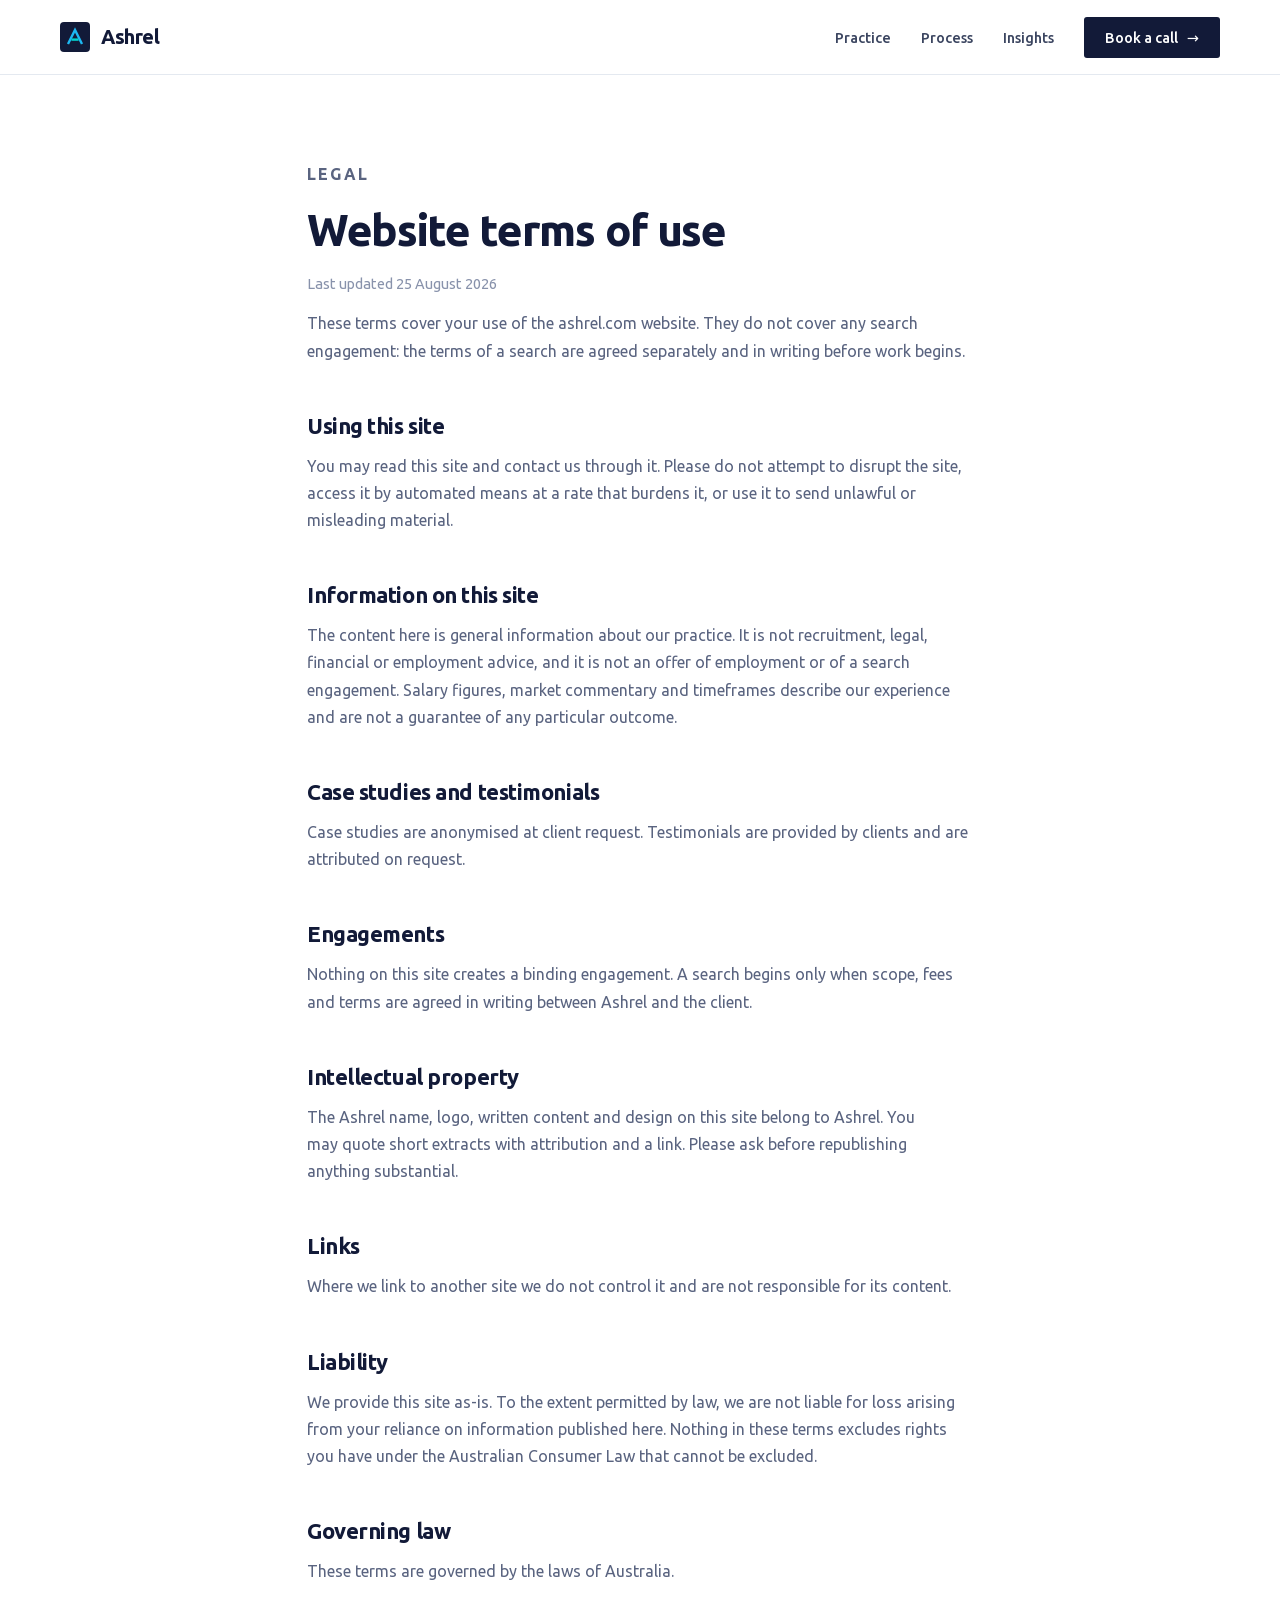
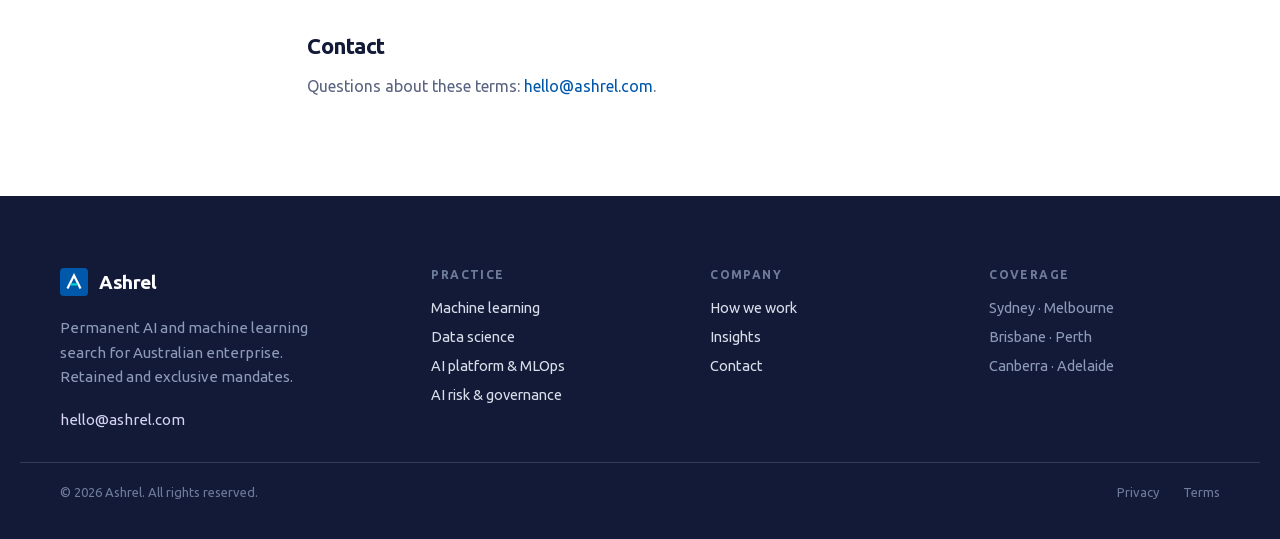
<file: terms.html>
<!DOCTYPE html>
<html lang="en-AU">
<head>
<meta charset="utf-8">
<meta name="viewport" content="width=device-width, initial-scale=1">
<title>Website terms of use | Ashrel</title>
<meta name="description" content="The terms that apply to your use of the ashrel.com website.">
<link rel="canonical" href="https://ashrel.com/terms.html">
<meta name="robots" content="index,follow">
<meta name="theme-color" content="#121A38">
<link rel="icon" href="/favicon.svg" type="image/svg+xml">
<link rel="stylesheet" href="/css/site.css?v=cef3009058">
<script src="/js/site.js?v=e7273b5d26" defer></script>
</head>
<body>
<a class="skip-link" href="#main">Skip to content</a>
<header class="site-header">
  <div class="wrap">
    <a class="brand" href="/">
      <svg width="30" height="30" viewBox="0 0 30 30" aria-hidden="true">
        <rect width="30" height="30" rx="4" fill="#121A38"></rect>
        <path d="M8 22 L15 8 L22 22" fill="none" stroke="#1DB8F2" stroke-width="2.4"></path>
        <path d="M11.4 17.6 L18.6 17.6" fill="none" stroke="#00D5D0" stroke-width="2.4"></path>
      </svg>
      <span>Ashrel</span>
    </a>

    <button class="nav-toggle" type="button" aria-expanded="false" aria-controls="primary-nav">
      <span class="visually-hidden">Menu</span>
      <svg width="20" height="14" viewBox="0 0 20 14" aria-hidden="true">
        <path d="M0 1h20M0 7h20M0 13h20" stroke="currentColor" stroke-width="2"></path>
      </svg>
    </button>

    <nav class="nav" id="primary-nav">
      <a href="/#practice">Practice</a>
      <a href="/#process">Process</a>
      <a href="/insights.html">Insights</a>
      <a class="btn btn--nav" href="/#brief">Book a call <span aria-hidden="true">&rarr;</span></a>
    </nav>
  </div>
</header>
<main id="main">
  <div class="wrap doc">
    <p class="eyebrow">Legal</p>
    <h1>Website terms of use</h1>
    <p class="updated">Last updated 25 August 2026</p>

    <p>These terms cover your use of the ashrel.com website. They do not cover any search engagement: the terms of a search are agreed separately and in writing before work begins.</p>

    <h2>Using this site</h2>
    <p>You may read this site and contact us through it. Please do not attempt to disrupt the site, access it by automated means at a rate that burdens it, or use it to send unlawful or misleading material.</p>

    <h2>Information on this site</h2>
    <p>The content here is general information about our practice. It is not recruitment, legal, financial or employment advice, and it is not an offer of employment or of a search engagement. Salary figures, market commentary and timeframes describe our experience and are not a guarantee of any particular outcome.</p>

    <h2>Case studies and testimonials</h2>
    <p>Case studies are anonymised at client request. Testimonials are provided by clients and are attributed on request.</p>

    <h2>Engagements</h2>
    <p>Nothing on this site creates a binding engagement. A search begins only when scope, fees and terms are agreed in writing between Ashrel and the client.</p>

    <h2>Intellectual property</h2>
    <p>The Ashrel name, logo, written content and design on this site belong to Ashrel. You may quote short extracts with attribution and a link. Please ask before republishing anything substantial.</p>

    <h2>Links</h2>
    <p>Where we link to another site we do not control it and are not responsible for its content.</p>

    <h2>Liability</h2>
    <p>We provide this site as-is. To the extent permitted by law, we are not liable for loss arising from your reliance on information published here. Nothing in these terms excludes rights you have under the Australian Consumer Law that cannot be excluded.</p>

    <h2>Governing law</h2>
    <p>These terms are governed by the laws of Australia.</p>

    <h2>Contact</h2>
    <p>Questions about these terms: <a href="mailto:hello@ashrel.com">hello@ashrel.com</a>.</p>

  </div>
</main>
<footer class="site-footer">
  <div class="wrap footer-grid">
    <div class="footer-brand">
      <div class="brand" style="color:#fff">
        <svg width="28" height="28" viewBox="0 0 30 30" aria-hidden="true">
          <rect width="30" height="30" rx="4" fill="#0058AB"></rect>
          <path d="M8 22 L15 8 L22 22" fill="none" stroke="#fff" stroke-width="2.4"></path>
          <path d="M11.4 17.6 L18.6 17.6" fill="none" stroke="#00D5D0" stroke-width="2.4"></path>
        </svg>
        <span style="font-size:19px">Ashrel</span>
      </div>
      <p>Permanent AI and machine learning search for Australian enterprise. Retained and exclusive mandates.</p>
      <a class="email" href="mailto:hello@ashrel.com">hello@ashrel.com</a>
    </div>

    <nav class="footer-col">
      <h2>Practice</h2>
      <ul>
        <li><a href="/#practice">Machine learning</a></li>
        <li><a href="/#practice">Data science</a></li>
        <li><a href="/#practice">AI platform &amp; MLOps</a></li>
        <li><a href="/#practice">AI risk &amp; governance</a></li>
      </ul>
    </nav>

    <nav class="footer-col">
      <h2>Company</h2>
      <ul>
        <li><a href="/#process">How we work</a></li>
        <li><a href="/insights.html">Insights</a></li>
        <li><a href="/#brief">Contact</a></li>
      </ul>
    </nav>

    <div class="footer-col">
      <h2>Coverage</h2>
      <ul>
        <li>Sydney &middot; Melbourne</li>
        <li>Brisbane &middot; Perth</li>
        <li>Canberra &middot; Adelaide</li>
      </ul>
    </div>
  </div>

  <div class="wrap footer-bar">
    <span>&copy; 2026 Ashrel. All rights reserved.</span>
    <div>
      <a href="/privacy.html">Privacy</a>
      <a href="/terms.html">Terms</a>
    </div>
  </div>
</footer>
</body>
</html>
</file>
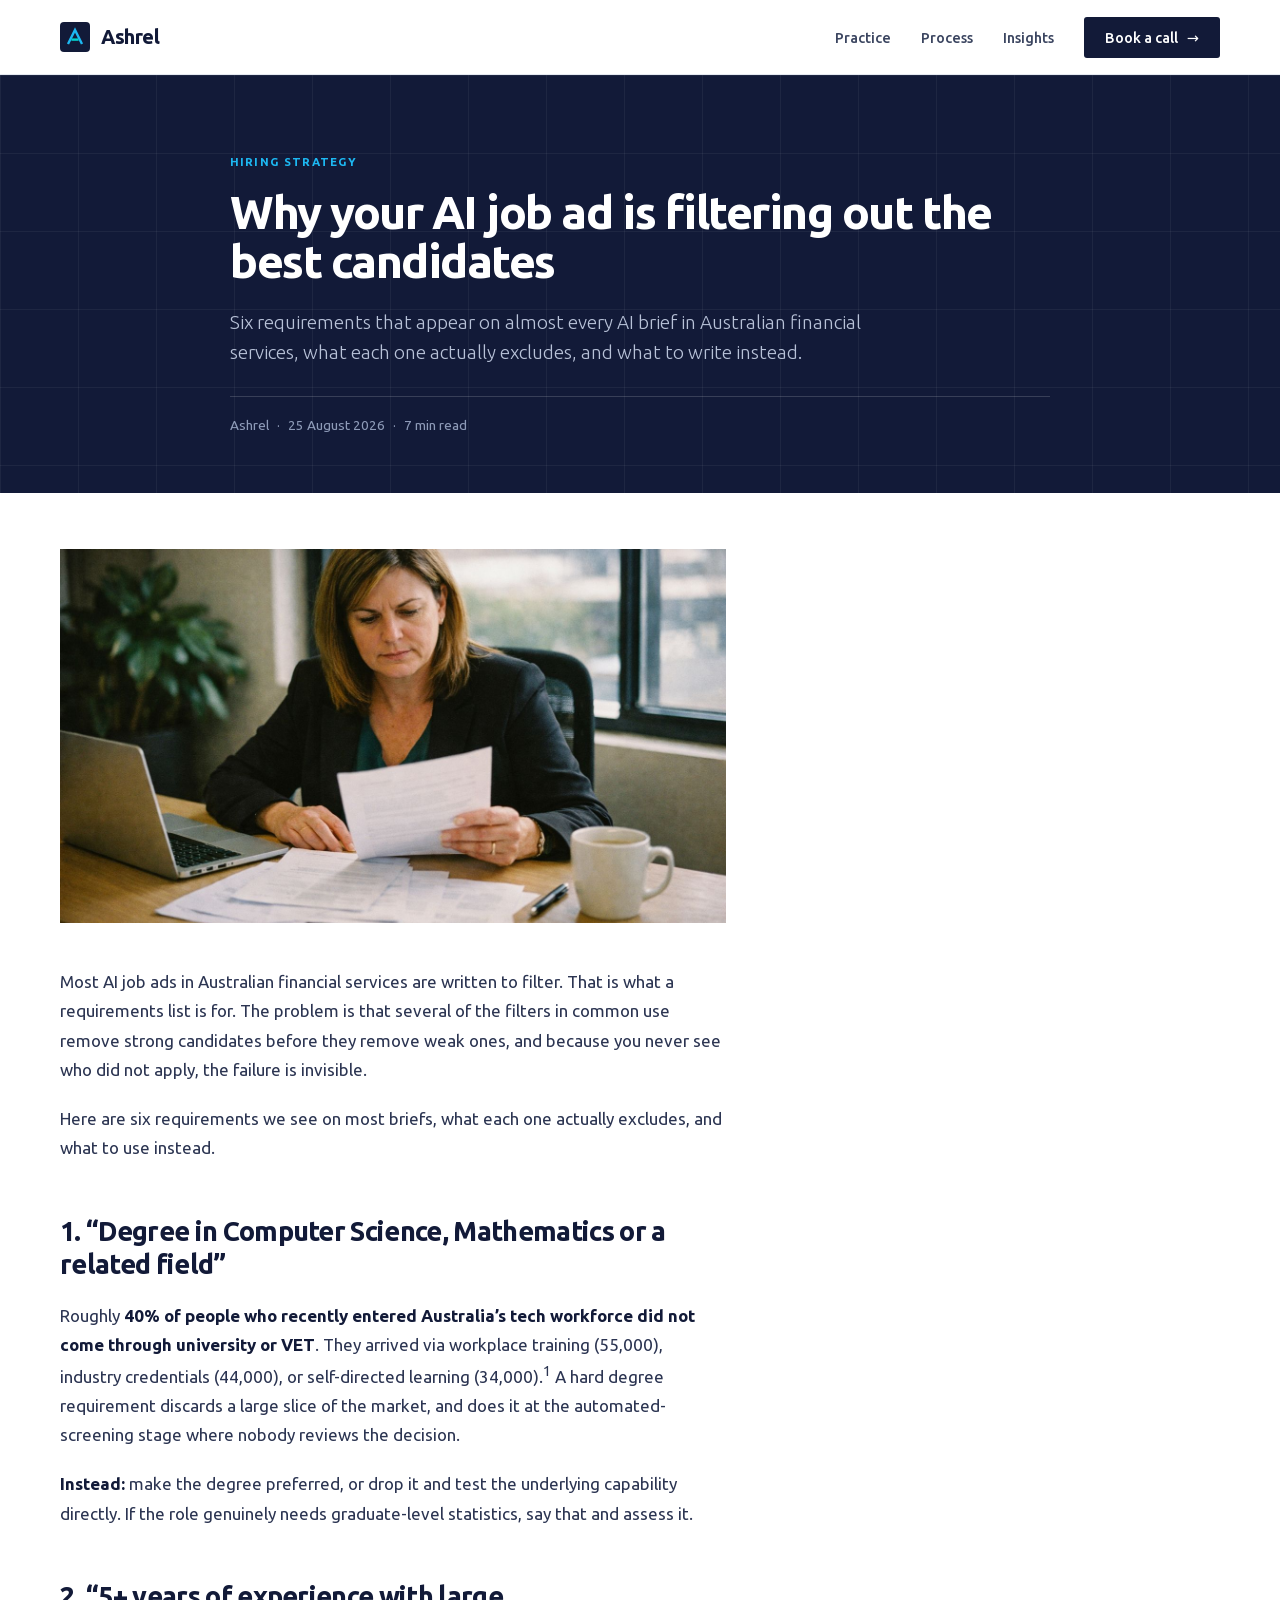
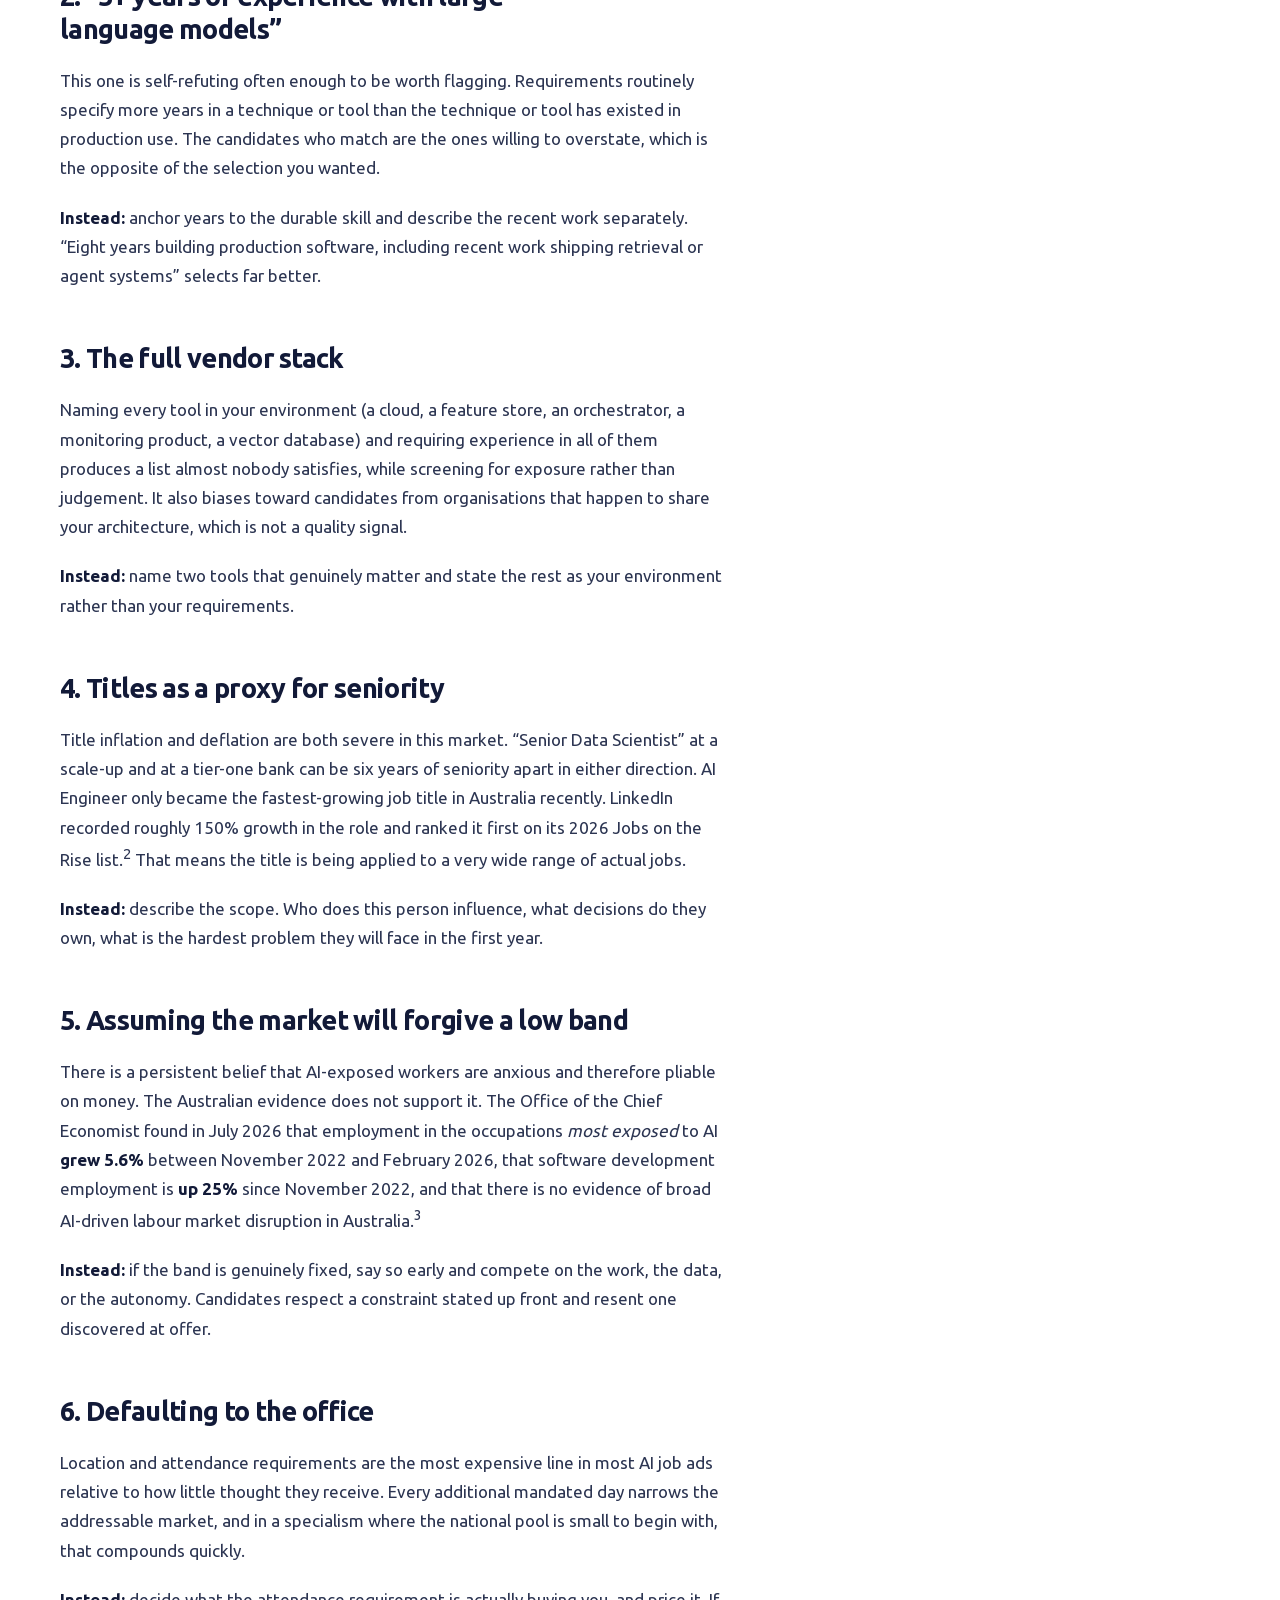
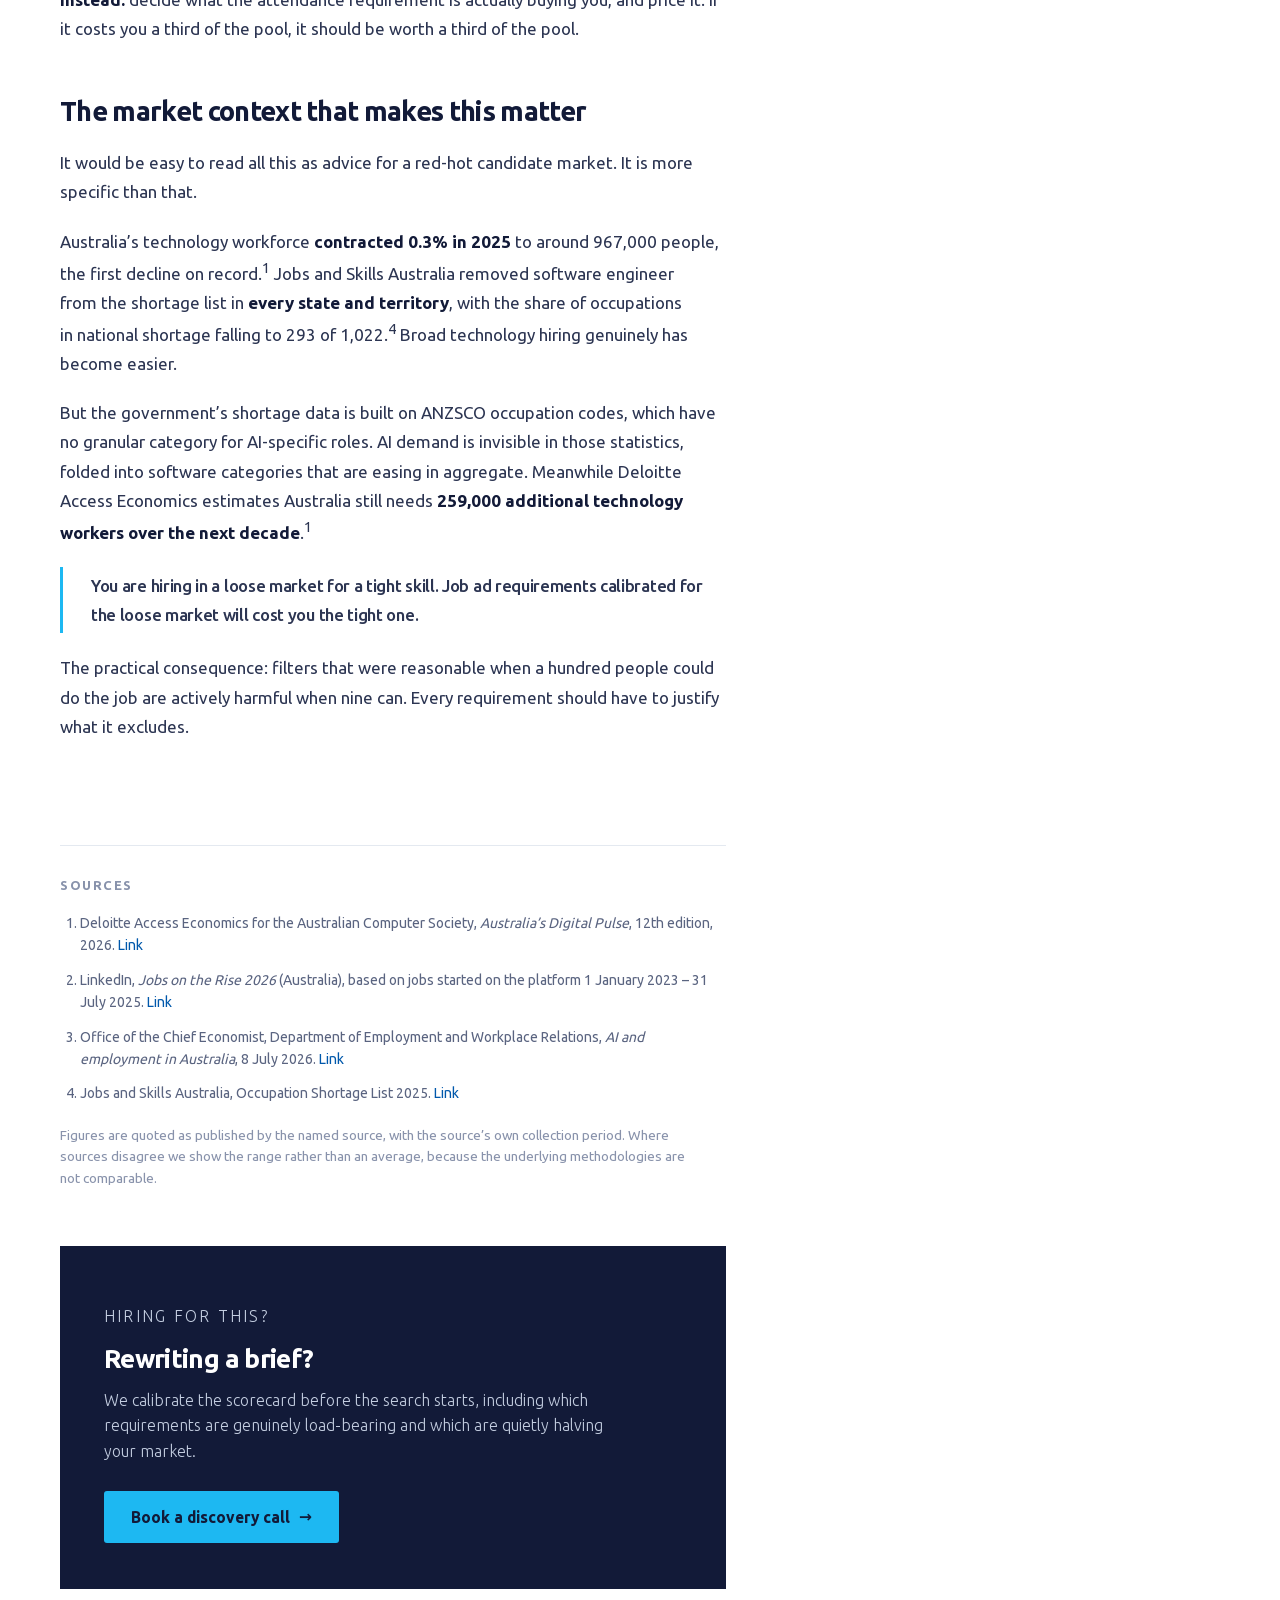
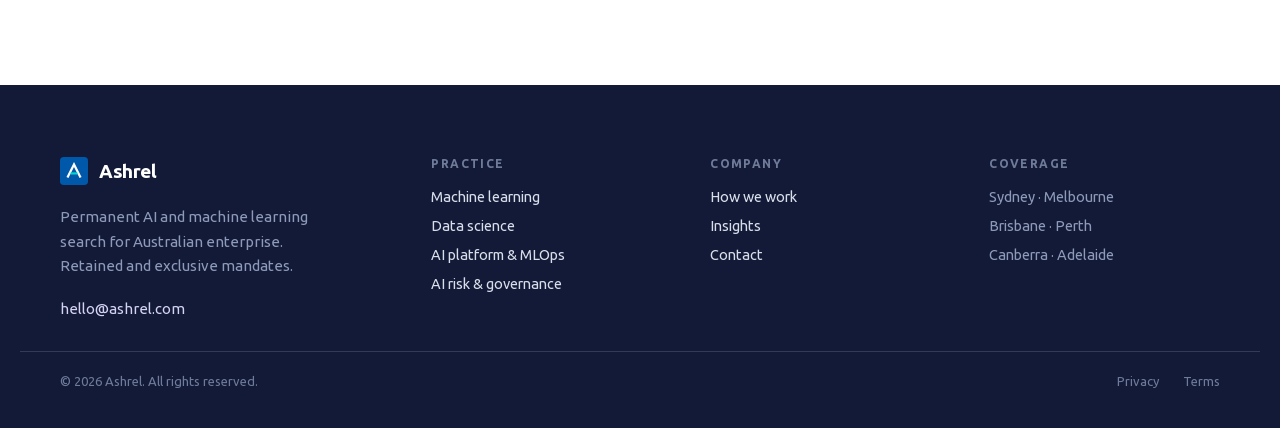
<file: insights/ai-job-ad-filters.html>
<!DOCTYPE html>
<html lang="en-AU">
<head>
<meta charset="utf-8">
<meta name="viewport" content="width=device-width, initial-scale=1">
<title>Why your AI job ad is filtering out the best candidates | Ashrel</title>
<meta name="description" content="Degree requirements, impossible years-of-experience, full vendor stacks and default office mandates each remove strong AI candidates before they remove weak ones. What to use instead.">
<link rel="canonical" href="https://ashrel.com/insights/ai-job-ad-filters.html">
<meta name="theme-color" content="#121A38">

<meta property="og:type" content="article">
<meta property="og:site_name" content="Ashrel">
<meta property="og:url" content="https://ashrel.com/insights/ai-job-ad-filters.html">
<meta property="og:title" content="Why your AI job ad is filtering out the best candidates">
<meta property="og:description" content="Degree requirements, impossible years-of-experience, full vendor stacks and default office mandates each remove strong AI candidates before they remove weak ones. What to use instead.">
<meta property="og:image" content="https://ashrel.com/img/article-hiring.jpg">
<meta property="article:published_time" content="2026-08-25">
<meta name="twitter:card" content="summary_large_image">

<link rel="icon" href="/favicon.svg" type="image/svg+xml">
<link rel="preload" href="/fonts/Ubuntu-Bold.woff2" as="font" type="font/woff2" crossorigin>
<link rel="preload" href="/fonts/Ubuntu-Regular.woff2" as="font" type="font/woff2" crossorigin>
<link rel="stylesheet" href="/css/site.css?v=cef3009058">
<script src="/js/site.js?v=e7273b5d26" defer></script>

<script type="application/ld+json">
{
  "@context": "https://schema.org",
  "@type": "Article",
  "headline": "Why your AI job ad is filtering out the best candidates",
  "description": "Degree requirements, impossible years-of-experience, full vendor stacks and default office mandates each remove strong AI candidates before they remove weak ones. What to use instead.",
  "datePublished": "2026-08-25",
  "author": { "@type": "Organization", "name": "Ashrel", "url": "https://ashrel.com/" },
  "publisher": { "@type": "Organization", "name": "Ashrel", "url": "https://ashrel.com/" },
  "mainEntityOfPage": "https://ashrel.com/insights/ai-job-ad-filters.html"
}
</script>
</head>
<body>
<a class="skip-link" href="#main">Skip to content</a>
<header class="site-header">
  <div class="wrap">
    <a class="brand" href="/">
      <svg width="30" height="30" viewBox="0 0 30 30" aria-hidden="true">
        <rect width="30" height="30" rx="4" fill="#121A38"></rect>
        <path d="M8 22 L15 8 L22 22" fill="none" stroke="#1DB8F2" stroke-width="2.4"></path>
        <path d="M11.4 17.6 L18.6 17.6" fill="none" stroke="#00D5D0" stroke-width="2.4"></path>
      </svg>
      <span>Ashrel</span>
    </a>

    <button class="nav-toggle" type="button" aria-expanded="false" aria-controls="primary-nav">
      <span class="visually-hidden">Menu</span>
      <svg width="20" height="14" viewBox="0 0 20 14" aria-hidden="true">
        <path d="M0 1h20M0 7h20M0 13h20" stroke="currentColor" stroke-width="2"></path>
      </svg>
    </button>

    <nav class="nav" id="primary-nav">
      <a href="/#practice">Practice</a>
      <a href="/#process">Process</a>
      <a href="/insights.html">Insights</a>
      <a class="btn btn--nav" href="/#brief">Book a call <span aria-hidden="true">&rarr;</span></a>
    </nav>
  </div>
</header>
<main id="main">

  <div class="article-hero">
    <div class="hero-grid-overlay" aria-hidden="true"></div>
    <div class="wrap">
      <p class="tag">Hiring strategy</p>
      <h1>Why your AI job ad is filtering out the best candidates</h1>
      <p class="standfirst">Six requirements that appear on almost every AI brief in Australian financial services, what each one actually excludes, and what to write instead.</p>
      <p class="article-meta"><span>Ashrel</span> <span aria-hidden="true">&middot;</span> <span>25 August 2026</span> <span aria-hidden="true">&middot;</span> <span>7 min read</span></p>
    </div>
  </div>

  <div class="wrap">
    <figure class="article-lead">
      <img src="/img/article-hiring.jpg" alt="" width="1400" height="933" fetchpriority="high">
    </figure>

    <article class="article-body">

      <p>Most AI job ads in Australian financial services are written to filter. That is what a requirements list is for. The problem is that several of the filters in common use remove strong candidates before they remove weak ones, and because you never see who did not apply, the failure is invisible.</p>

      <p>Here are six requirements we see on most briefs, what each one actually excludes, and what to use instead.</p>

      <h2>1. &ldquo;Degree in Computer Science, Mathematics or a related field&rdquo;</h2>

      <p>Roughly <strong>40% of people who recently entered Australia&rsquo;s tech workforce did not come through university or VET</strong>. They arrived via workplace training (55,000), industry credentials (44,000), or self-directed learning (34,000).<sup>1</sup> A hard degree requirement discards a large slice of the market, and does it at the automated-screening stage where nobody reviews the decision.</p>

      <p><strong>Instead:</strong> make the degree preferred, or drop it and test the underlying capability directly. If the role genuinely needs graduate-level statistics, say that and assess it.</p>

      <h2>2. &ldquo;5+ years of experience with large language models&rdquo;</h2>

      <p>This one is self-refuting often enough to be worth flagging. Requirements routinely specify more years in a technique or tool than the technique or tool has existed in production use. The candidates who match are the ones willing to overstate, which is the opposite of the selection you wanted.</p>

      <p><strong>Instead:</strong> anchor years to the durable skill and describe the recent work separately. &ldquo;Eight years building production software, including recent work shipping retrieval or agent systems&rdquo; selects far better.</p>

      <h2>3. The full vendor stack</h2>

      <p>Naming every tool in your environment (a cloud, a feature store, an orchestrator, a monitoring product, a vector database) and requiring experience in all of them produces a list almost nobody satisfies, while screening for exposure rather than judgement. It also biases toward candidates from organisations that happen to share your architecture, which is not a quality signal.</p>

      <p><strong>Instead:</strong> name two tools that genuinely matter and state the rest as your environment rather than your requirements.</p>

      <h2>4. Titles as a proxy for seniority</h2>

      <p>Title inflation and deflation are both severe in this market. &ldquo;Senior Data Scientist&rdquo; at a scale-up and at a tier-one bank can be six years of seniority apart in either direction. AI Engineer only became the fastest-growing job title in Australia recently. LinkedIn recorded roughly 150% growth in the role and ranked it first on its 2026 Jobs on the Rise list.<sup>2</sup> That means the title is being applied to a very wide range of actual jobs.</p>

      <p><strong>Instead:</strong> describe the scope. Who does this person influence, what decisions do they own, what is the hardest problem they will face in the first year.</p>

      <h2>5. Assuming the market will forgive a low band</h2>

      <p>There is a persistent belief that AI-exposed workers are anxious and therefore pliable on money. The Australian evidence does not support it. The Office of the Chief Economist found in July 2026 that employment in the occupations <em>most exposed</em> to AI <strong>grew 5.6%</strong> between November 2022 and February 2026, that software development employment is <strong>up 25%</strong> since November 2022, and that there is no evidence of broad AI-driven labour market disruption in Australia.<sup>3</sup></p>

      <p><strong>Instead:</strong> if the band is genuinely fixed, say so early and compete on the work, the data, or the autonomy. Candidates respect a constraint stated up front and resent one discovered at offer.</p>

      <h2>6. Defaulting to the office</h2>

      <p>Location and attendance requirements are the most expensive line in most AI job ads relative to how little thought they receive. Every additional mandated day narrows the addressable market, and in a specialism where the national pool is small to begin with, that compounds quickly.</p>

      <p><strong>Instead:</strong> decide what the attendance requirement is actually buying you, and price it. If it costs you a third of the pool, it should be worth a third of the pool.</p>

      <h2>The market context that makes this matter</h2>

      <p>It would be easy to read all this as advice for a red-hot candidate market. It is more specific than that.</p>

      <p>Australia&rsquo;s technology workforce <strong>contracted 0.3% in 2025</strong> to around 967,000 people, the first decline on record.<sup>1</sup> Jobs and Skills Australia removed software engineer from the shortage list in <strong>every state and territory</strong>, with the share of occupations in national shortage falling to 293 of 1,022.<sup>4</sup> Broad technology hiring genuinely has become easier.</p>

      <p>But the government&rsquo;s shortage data is built on ANZSCO occupation codes, which have no granular category for AI-specific roles. AI demand is invisible in those statistics, folded into software categories that are easing in aggregate. Meanwhile Deloitte Access Economics estimates Australia still needs <strong>259,000 additional technology workers over the next decade</strong>.<sup>1</sup></p>

      <p class="pull">You are hiring in a loose market for a tight skill. Job ad requirements calibrated for the loose market will cost you the tight one.</p>

      <p>The practical consequence: filters that were reasonable when a hundred people could do the job are actively harmful when nine can. Every requirement should have to justify what it excludes.</p>

    </article>

    <section class="sources">
      <h2>Sources</h2>
      <ol>
        <li>Deloitte Access Economics for the Australian Computer Society, <i>Australia&rsquo;s Digital Pulse</i>, 12th edition, 2026. <a href="https://ia.acs.org.au/article/2026/australia-s-tech-workforce-shrinks-for-first-time.html" rel="noopener nofollow">Link</a></li>
        <li>LinkedIn, <i>Jobs on the Rise 2026</i> (Australia), based on jobs started on the platform 1 January 2023 &ndash; 31 July 2025. <a href="https://ia.acs.org.au/article/2026/ai-jobs-are-the-fastest-growing-in-australia.html" rel="noopener nofollow">Link</a></li>
        <li>Office of the Chief Economist, Department of Employment and Workplace Relations, <i>AI and employment in Australia</i>, 8 July 2026. <a href="https://www.dewr.gov.au/workplace-relations/resources/ai-and-employment-australia" rel="noopener nofollow">Link</a></li>
        <li>Jobs and Skills Australia, Occupation Shortage List 2025. <a href="https://www.jobsandskills.gov.au/data/occupation-shortage" rel="noopener nofollow">Link</a></li>
      </ol>
      <p style="font-size:13.5px;color:#8892AB;line-height:1.6;margin-top:20px">Figures are quoted as published by the named source, with the source&rsquo;s own collection period. Where sources disagree we show the range rather than an average, because the underlying methodologies are not comparable.</p>
    </section>

    <aside class="article-cta">
      <p class="eyebrow eyebrow--onnavy">Hiring for this?</p>
      <h2>Rewriting a brief?</h2>
      <p>We calibrate the scorecard before the search starts, including which requirements are genuinely load-bearing and which are quietly halving your market.</p>
      <a class="btn btn--cyan" href="/#brief">Book a discovery call <span aria-hidden="true">&rarr;</span></a>
    </aside>

    <div class="tail-space"></div>
  </div>

</main>
<footer class="site-footer">
  <div class="wrap footer-grid">
    <div class="footer-brand">
      <div class="brand" style="color:#fff">
        <svg width="28" height="28" viewBox="0 0 30 30" aria-hidden="true">
          <rect width="30" height="30" rx="4" fill="#0058AB"></rect>
          <path d="M8 22 L15 8 L22 22" fill="none" stroke="#fff" stroke-width="2.4"></path>
          <path d="M11.4 17.6 L18.6 17.6" fill="none" stroke="#00D5D0" stroke-width="2.4"></path>
        </svg>
        <span style="font-size:19px">Ashrel</span>
      </div>
      <p>Permanent AI and machine learning search for Australian enterprise. Retained and exclusive mandates.</p>
      <a class="email" href="mailto:hello@ashrel.com">hello@ashrel.com</a>
    </div>

    <nav class="footer-col">
      <h2>Practice</h2>
      <ul>
        <li><a href="/#practice">Machine learning</a></li>
        <li><a href="/#practice">Data science</a></li>
        <li><a href="/#practice">AI platform &amp; MLOps</a></li>
        <li><a href="/#practice">AI risk &amp; governance</a></li>
      </ul>
    </nav>

    <nav class="footer-col">
      <h2>Company</h2>
      <ul>
        <li><a href="/#process">How we work</a></li>
        <li><a href="/insights.html">Insights</a></li>
        <li><a href="/#brief">Contact</a></li>
      </ul>
    </nav>

    <div class="footer-col">
      <h2>Coverage</h2>
      <ul>
        <li>Sydney &middot; Melbourne</li>
        <li>Brisbane &middot; Perth</li>
        <li>Canberra &middot; Adelaide</li>
      </ul>
    </div>
  </div>

  <div class="wrap footer-bar">
    <span>&copy; 2026 Ashrel. All rights reserved.</span>
    <div>
      <a href="/privacy.html">Privacy</a>
      <a href="/terms.html">Terms</a>
    </div>
  </div>
</footer>
</body>
</html>
</file>
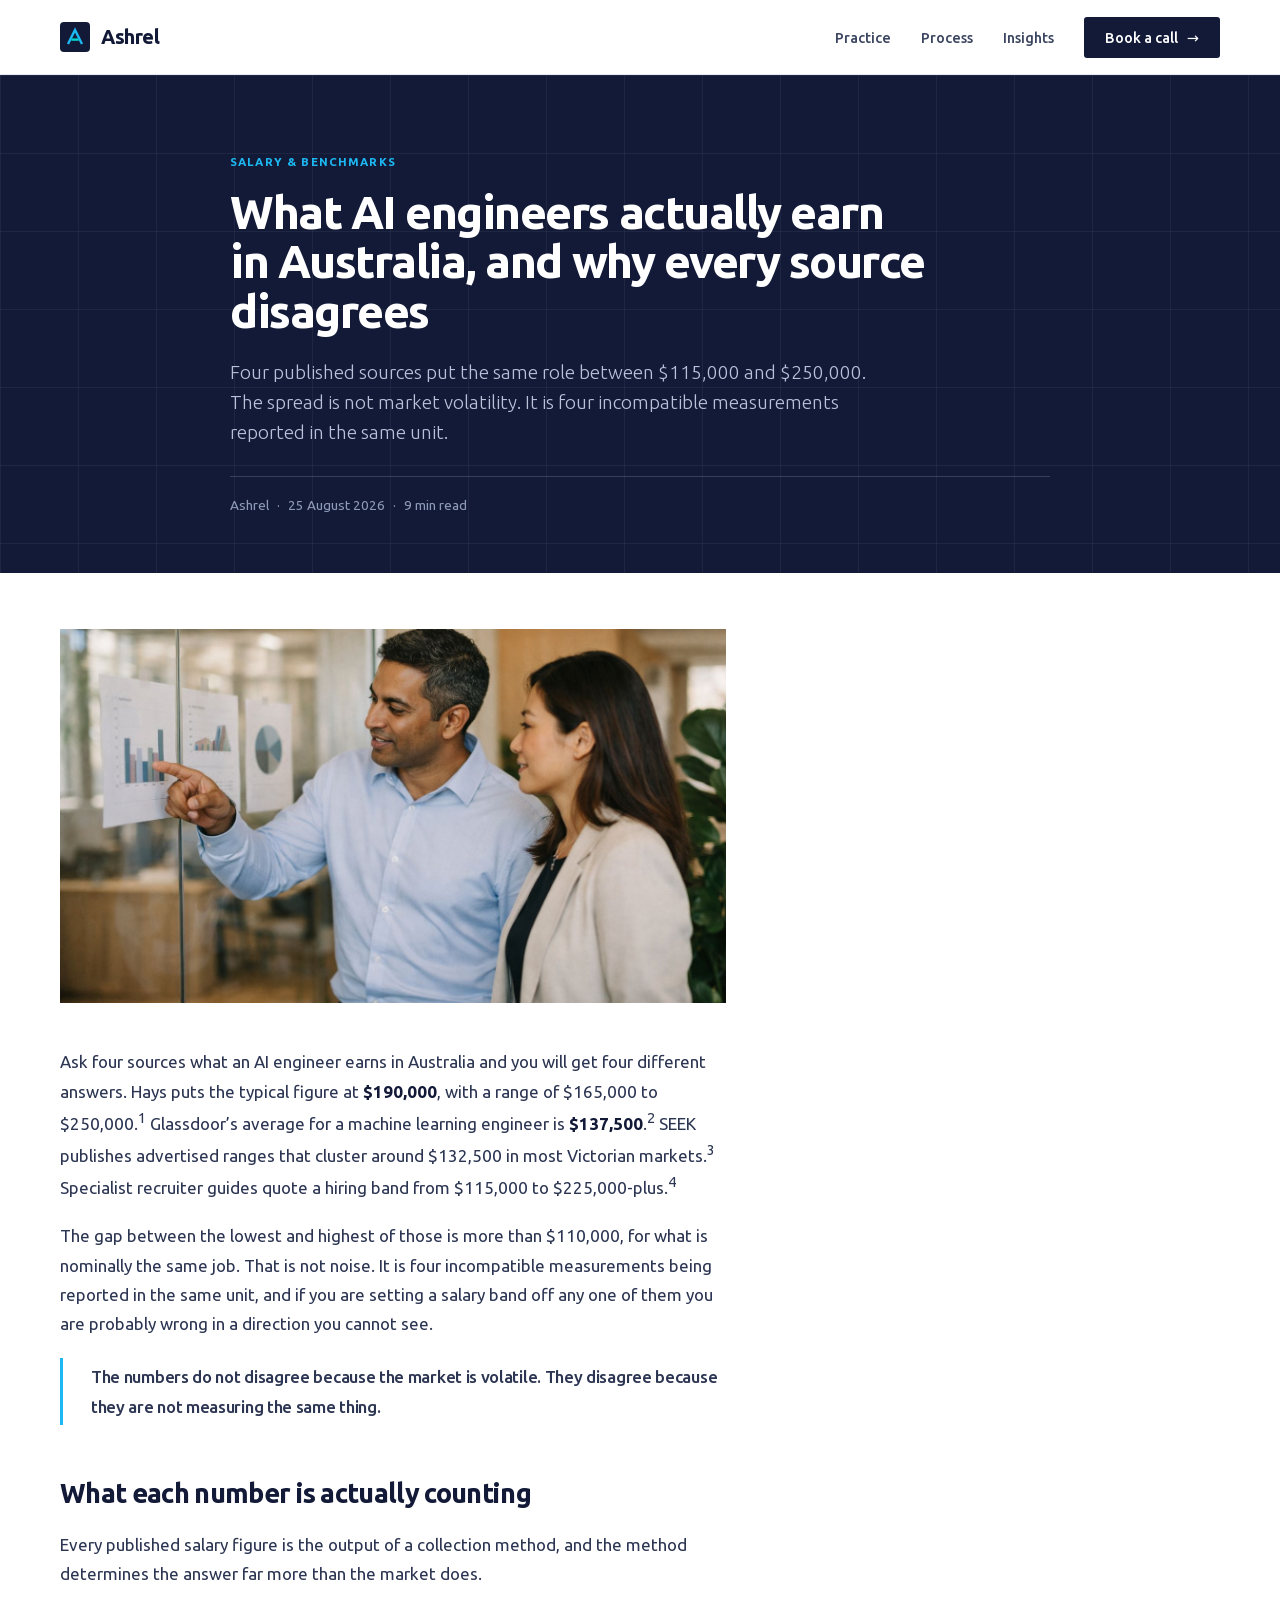
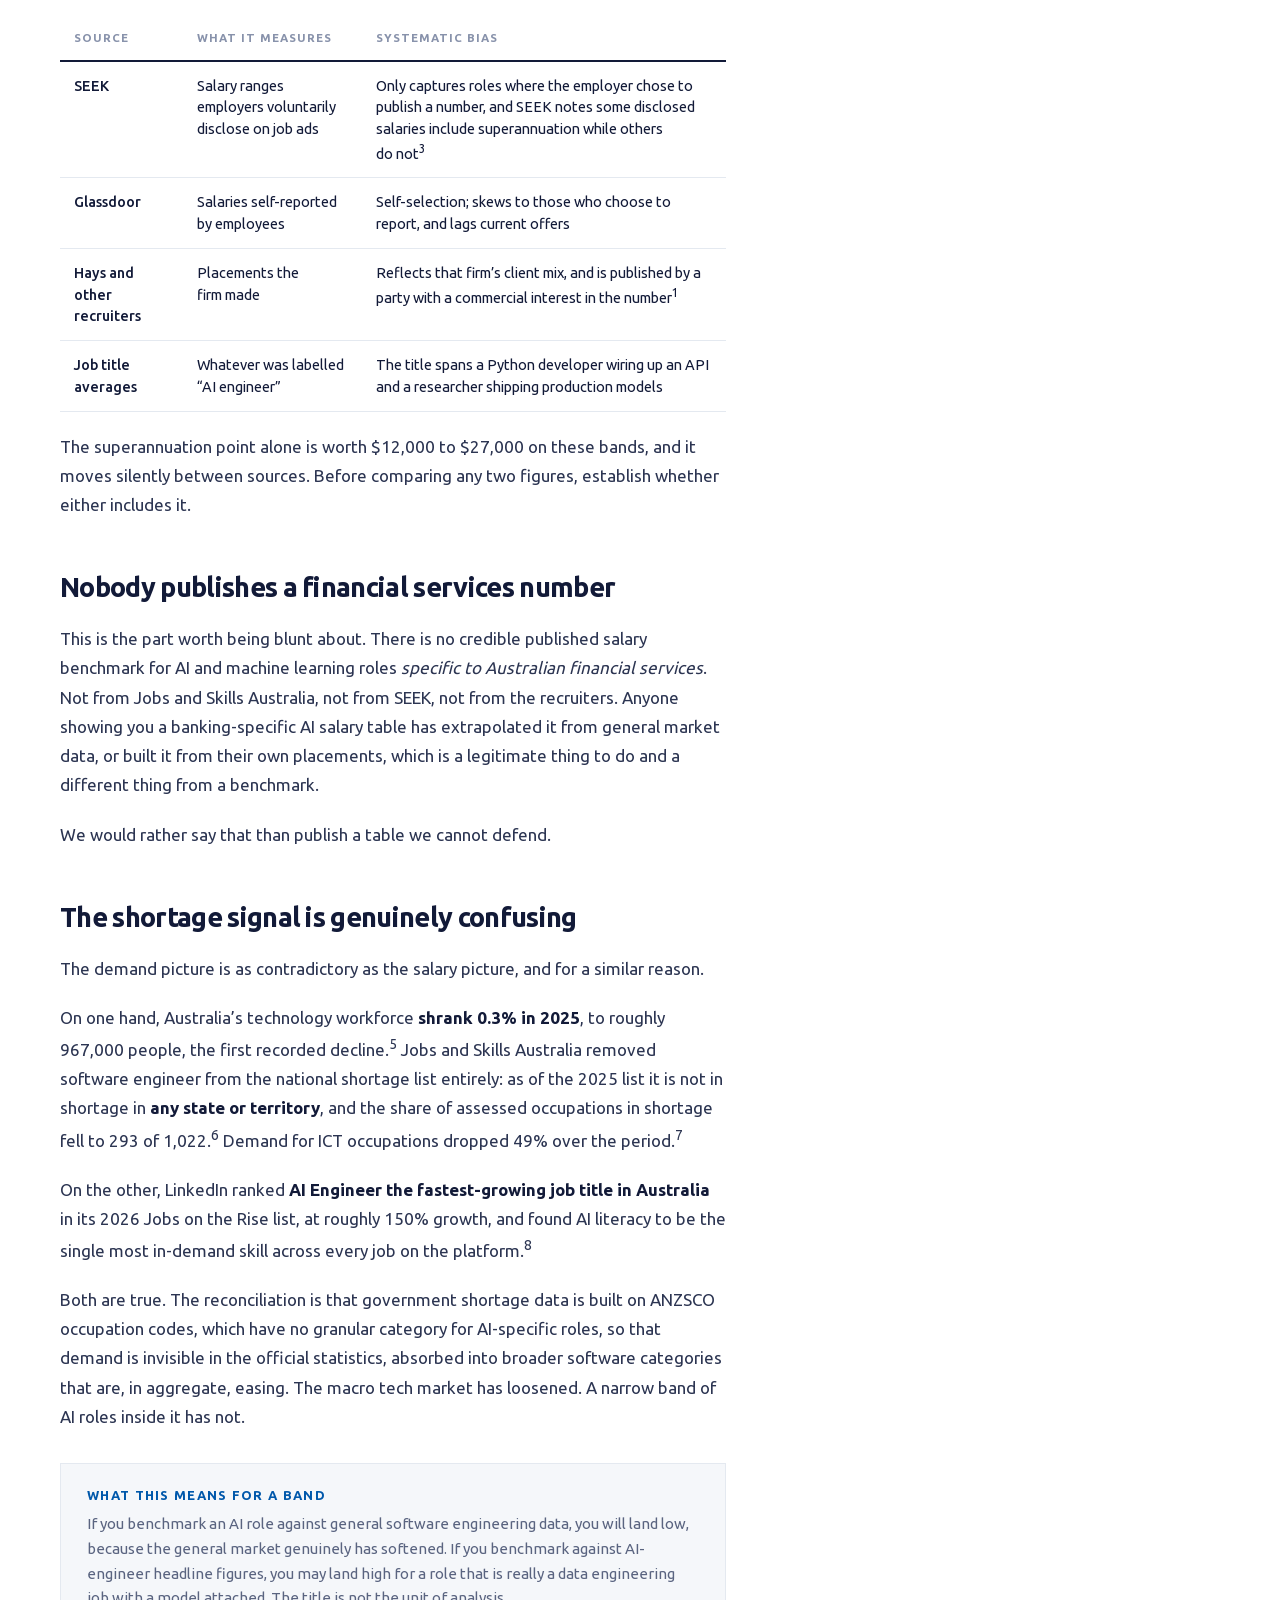
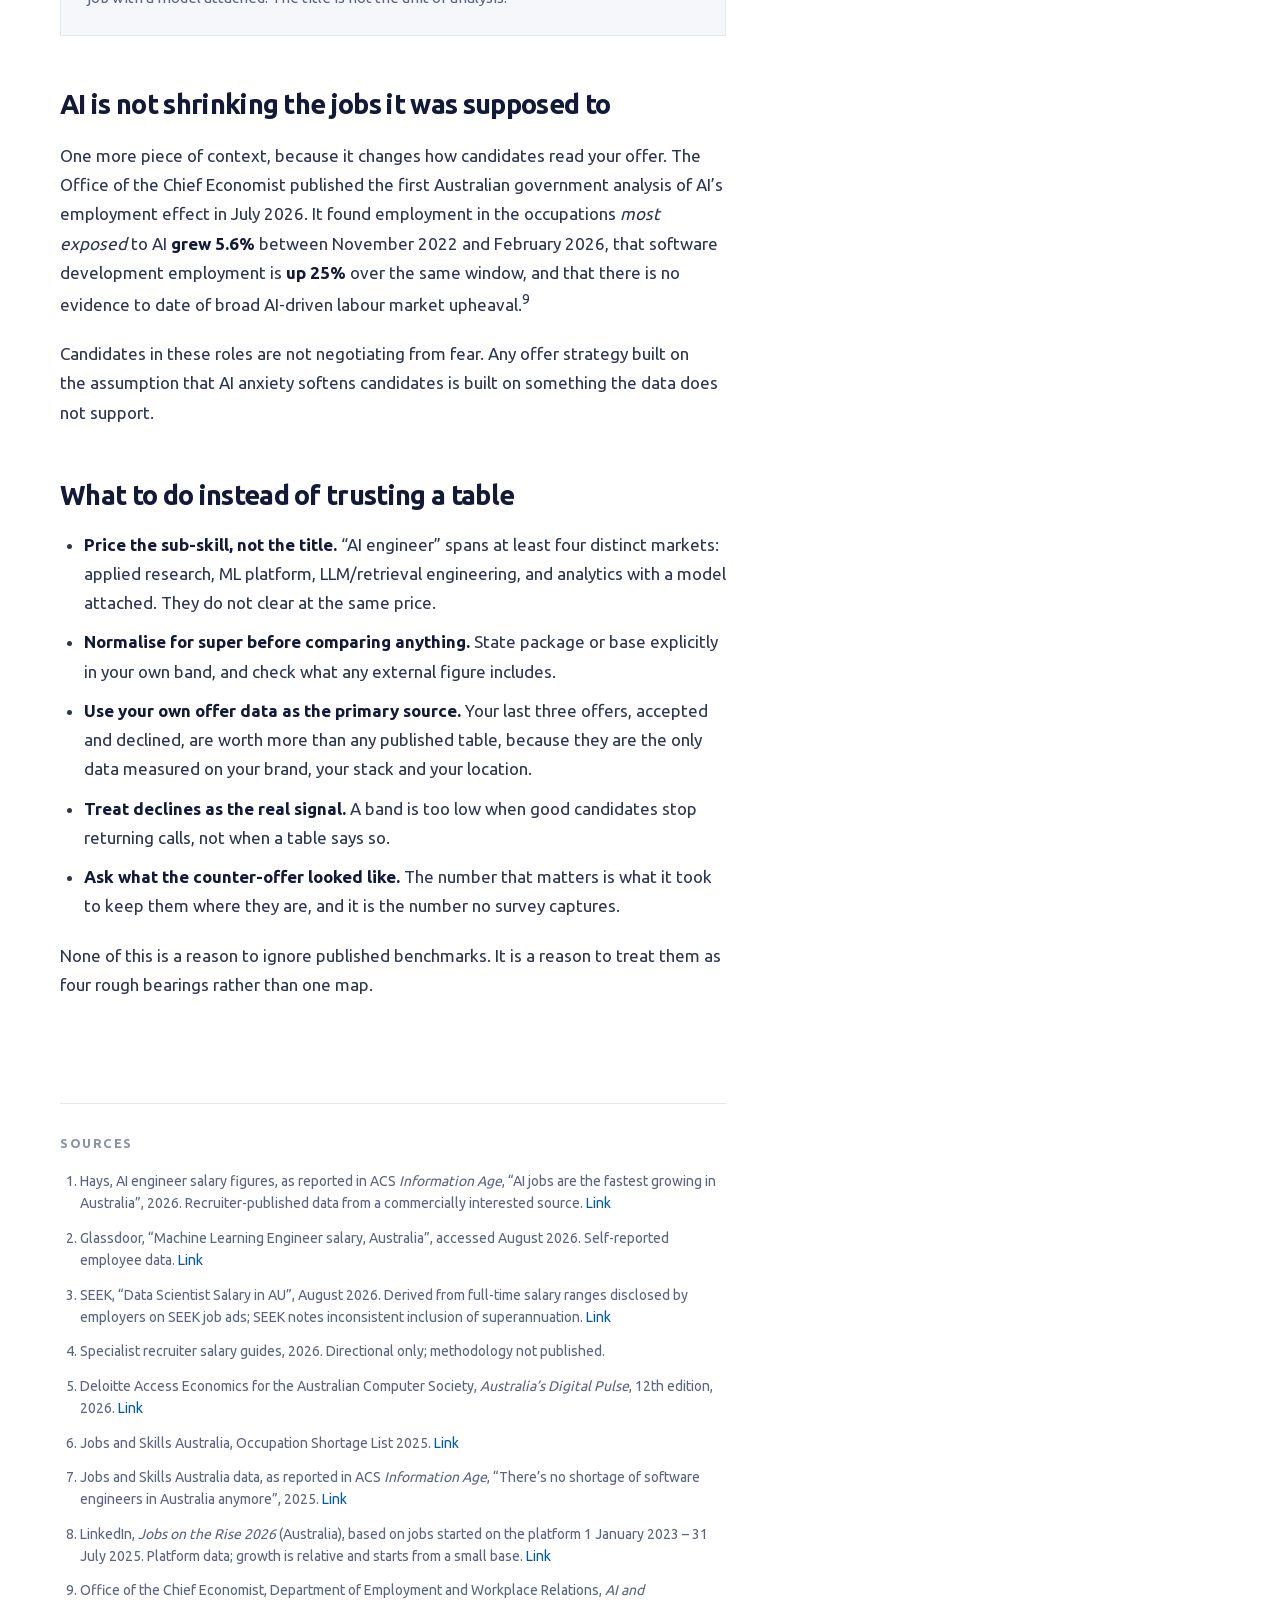
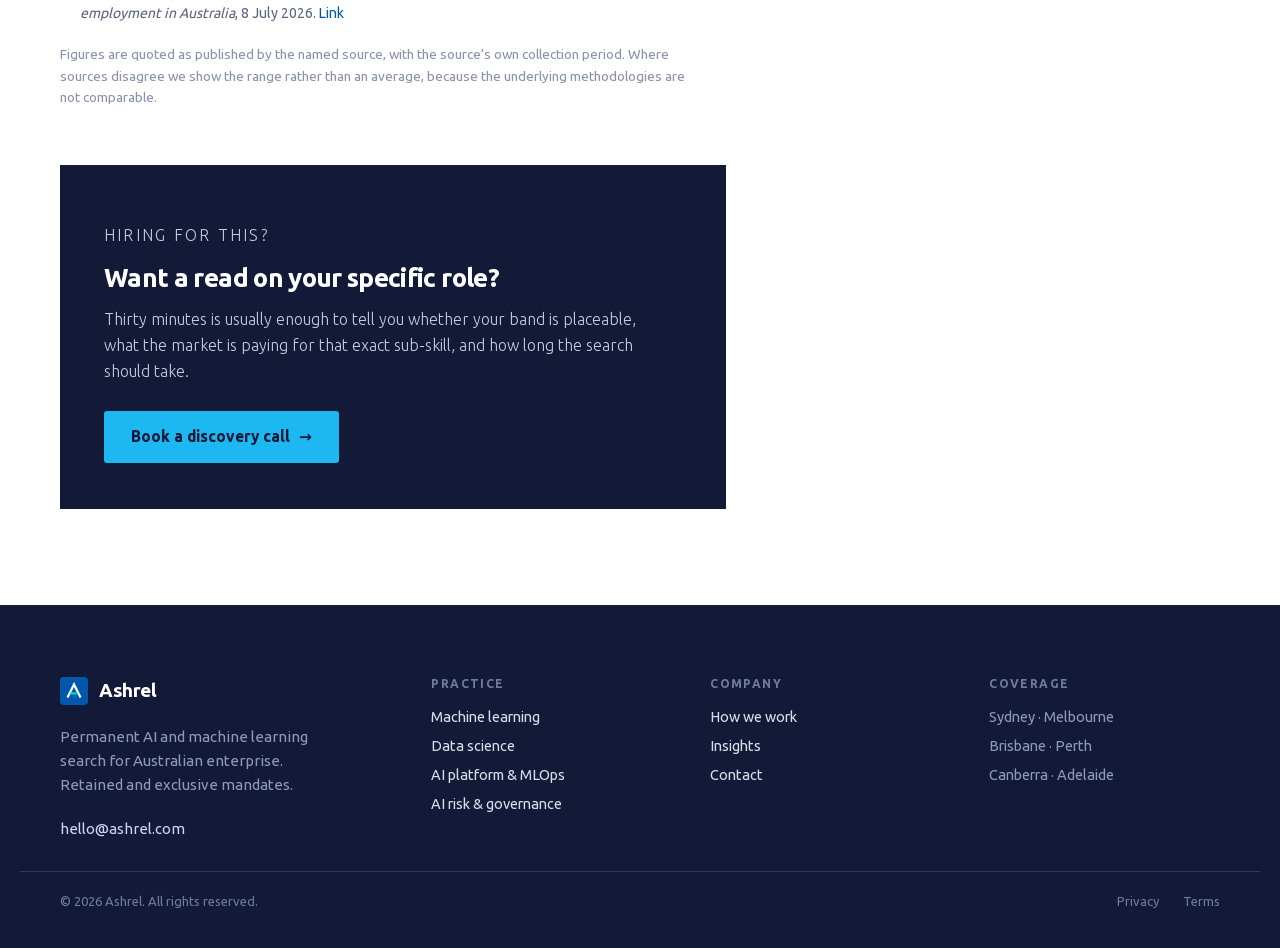
<file: insights/ai-salary-benchmarks-australia.html>
<!DOCTYPE html>
<html lang="en-AU">
<head>
<meta charset="utf-8">
<meta name="viewport" content="width=device-width, initial-scale=1">
<title>What AI engineers actually earn in Australia | Ashrel</title>
<meta name="description" content="Hays, Glassdoor, SEEK and recruiter guides disagree by more than $110,000 on Australian AI engineer salaries. A look at what each number actually measures, and why no financial-services benchmark exists.">
<link rel="canonical" href="https://ashrel.com/insights/ai-salary-benchmarks-australia.html">
<meta name="theme-color" content="#121A38">

<meta property="og:type" content="article">
<meta property="og:site_name" content="Ashrel">
<meta property="og:url" content="https://ashrel.com/insights/ai-salary-benchmarks-australia.html">
<meta property="og:title" content="What AI engineers actually earn in Australia">
<meta property="og:description" content="Hays, Glassdoor, SEEK and recruiter guides disagree by more than $110,000 on Australian AI engineer salaries. A look at what each number actually measures, and why no financial-services benchmark exists.">
<meta property="og:image" content="https://ashrel.com/img/article-salary.jpg">
<meta property="article:published_time" content="2026-08-25">
<meta name="twitter:card" content="summary_large_image">

<link rel="icon" href="/favicon.svg" type="image/svg+xml">
<link rel="preload" href="/fonts/Ubuntu-Bold.woff2" as="font" type="font/woff2" crossorigin>
<link rel="preload" href="/fonts/Ubuntu-Regular.woff2" as="font" type="font/woff2" crossorigin>
<link rel="stylesheet" href="/css/site.css?v=cef3009058">
<script src="/js/site.js?v=e7273b5d26" defer></script>

<script type="application/ld+json">
{
  "@context": "https://schema.org",
  "@type": "Article",
  "headline": "What AI engineers actually earn in Australia, and why every source disagrees",
  "description": "Hays, Glassdoor, SEEK and recruiter guides disagree by more than $110,000 on Australian AI engineer salaries. A look at what each number actually measures, and why no financial-services benchmark exists.",
  "datePublished": "2026-08-25",
  "author": { "@type": "Organization", "name": "Ashrel", "url": "https://ashrel.com/" },
  "publisher": { "@type": "Organization", "name": "Ashrel", "url": "https://ashrel.com/" },
  "mainEntityOfPage": "https://ashrel.com/insights/ai-salary-benchmarks-australia.html"
}
</script>
</head>
<body>
<a class="skip-link" href="#main">Skip to content</a>
<header class="site-header">
  <div class="wrap">
    <a class="brand" href="/">
      <svg width="30" height="30" viewBox="0 0 30 30" aria-hidden="true">
        <rect width="30" height="30" rx="4" fill="#121A38"></rect>
        <path d="M8 22 L15 8 L22 22" fill="none" stroke="#1DB8F2" stroke-width="2.4"></path>
        <path d="M11.4 17.6 L18.6 17.6" fill="none" stroke="#00D5D0" stroke-width="2.4"></path>
      </svg>
      <span>Ashrel</span>
    </a>

    <button class="nav-toggle" type="button" aria-expanded="false" aria-controls="primary-nav">
      <span class="visually-hidden">Menu</span>
      <svg width="20" height="14" viewBox="0 0 20 14" aria-hidden="true">
        <path d="M0 1h20M0 7h20M0 13h20" stroke="currentColor" stroke-width="2"></path>
      </svg>
    </button>

    <nav class="nav" id="primary-nav">
      <a href="/#practice">Practice</a>
      <a href="/#process">Process</a>
      <a href="/insights.html">Insights</a>
      <a class="btn btn--nav" href="/#brief">Book a call <span aria-hidden="true">&rarr;</span></a>
    </nav>
  </div>
</header>
<main id="main">

  <div class="article-hero">
    <div class="hero-grid-overlay" aria-hidden="true"></div>
    <div class="wrap">
      <p class="tag">Salary &amp; benchmarks</p>
      <h1>What AI engineers actually earn in Australia, and why every source disagrees</h1>
      <p class="standfirst">Four published sources put the same role between $115,000 and $250,000. The spread is not market volatility. It is four incompatible measurements reported in the same unit.</p>
      <p class="article-meta"><span>Ashrel</span> <span aria-hidden="true">&middot;</span> <span>25 August 2026</span> <span aria-hidden="true">&middot;</span> <span>9 min read</span></p>
    </div>
  </div>

  <div class="wrap">
    <figure class="article-lead">
      <img src="/img/article-salary.jpg" alt="" width="1344" height="768" fetchpriority="high">
    </figure>

    <article class="article-body">

      <p>Ask four sources what an AI engineer earns in Australia and you will get four different answers. Hays puts the typical figure at <strong>$190,000</strong>, with a range of $165,000 to $250,000.<sup>1</sup> Glassdoor&rsquo;s average for a machine learning engineer is <strong>$137,500</strong>.<sup>2</sup> SEEK publishes advertised ranges that cluster around $132,500 in most Victorian markets.<sup>3</sup> Specialist recruiter guides quote a hiring band from $115,000 to $225,000-plus.<sup>4</sup></p>

      <p>The gap between the lowest and highest of those is more than $110,000, for what is nominally the same job. That is not noise. It is four incompatible measurements being reported in the same unit, and if you are setting a salary band off any one of them you are probably wrong in a direction you cannot see.</p>

      <p class="pull">The numbers do not disagree because the market is volatile. They disagree because they are not measuring the same thing.</p>

      <h2>What each number is actually counting</h2>

      <p>Every published salary figure is the output of a collection method, and the method determines the answer far more than the market does.</p>

      <div class="table-scroll">
      <table class="data-table">
        <thead>
          <tr><th>Source</th><th>What it measures</th><th>Systematic bias</th></tr>
        </thead>
        <tbody>
          <tr>
            <td>SEEK</td>
            <td>Salary ranges employers voluntarily disclose on job ads</td>
            <td>Only captures roles where the employer chose to publish a number, and SEEK notes some disclosed salaries include superannuation while others do not<sup>3</sup></td>
          </tr>
          <tr>
            <td>Glassdoor</td>
            <td>Salaries self-reported by employees</td>
            <td>Self-selection; skews to those who choose to report, and lags current offers</td>
          </tr>
          <tr>
            <td>Hays and other recruiters</td>
            <td>Placements the firm made</td>
            <td>Reflects that firm&rsquo;s client mix, and is published by a party with a commercial interest in the number<sup>1</sup></td>
          </tr>
          <tr>
            <td>Job title averages</td>
            <td>Whatever was labelled &ldquo;AI engineer&rdquo;</td>
            <td>The title spans a Python developer wiring up an API and a researcher shipping production models</td>
          </tr>
        </tbody>
      </table>
      </div>

      <p>The superannuation point alone is worth $12,000 to $27,000 on these bands, and it moves silently between sources. Before comparing any two figures, establish whether either includes it.</p>

      <h2>Nobody publishes a financial services number</h2>

      <p>This is the part worth being blunt about. There is no credible published salary benchmark for AI and machine learning roles <em>specific to Australian financial services</em>. Not from Jobs and Skills Australia, not from SEEK, not from the recruiters. Anyone showing you a banking-specific AI salary table has extrapolated it from general market data, or built it from their own placements, which is a legitimate thing to do and a different thing from a benchmark.</p>

      <p>We would rather say that than publish a table we cannot defend.</p>

      <h2>The shortage signal is genuinely confusing</h2>

      <p>The demand picture is as contradictory as the salary picture, and for a similar reason.</p>

      <p>On one hand, Australia&rsquo;s technology workforce <strong>shrank 0.3% in 2025</strong>, to roughly 967,000 people, the first recorded decline.<sup>5</sup> Jobs and Skills Australia removed software engineer from the national shortage list entirely: as of the 2025 list it is not in shortage in <strong>any state or territory</strong>, and the share of assessed occupations in shortage fell to 293 of 1,022.<sup>6</sup> Demand for ICT occupations dropped 49% over the period.<sup>7</sup></p>

      <p>On the other, LinkedIn ranked <strong>AI Engineer the fastest-growing job title in Australia</strong> in its 2026 Jobs on the Rise list, at roughly 150% growth, and found AI literacy to be the single most in-demand skill across every job on the platform.<sup>8</sup></p>

      <p>Both are true. The reconciliation is that government shortage data is built on ANZSCO occupation codes, which have no granular category for AI-specific roles, so that demand is invisible in the official statistics, absorbed into broader software categories that are, in aggregate, easing. The macro tech market has loosened. A narrow band of AI roles inside it has not.</p>

      <div class="figure-note">
        <h3>What this means for a band</h3>
        <p>If you benchmark an AI role against general software engineering data, you will land low, because the general market genuinely has softened. If you benchmark against AI-engineer headline figures, you may land high for a role that is really a data engineering job with a model attached. The title is not the unit of analysis.</p>
      </div>

      <h2>AI is not shrinking the jobs it was supposed to</h2>

      <p>One more piece of context, because it changes how candidates read your offer. The Office of the Chief Economist published the first Australian government analysis of AI&rsquo;s employment effect in July 2026. It found employment in the occupations <em>most exposed</em> to AI <strong>grew 5.6%</strong> between November 2022 and February 2026, that software development employment is <strong>up 25%</strong> over the same window, and that there is no evidence to date of broad AI-driven labour market upheaval.<sup>9</sup></p>

      <p>Candidates in these roles are not negotiating from fear. Any offer strategy built on the assumption that AI anxiety softens candidates is built on something the data does not support.</p>

      <h2>What to do instead of trusting a table</h2>

      <ul>
        <li><strong>Price the sub-skill, not the title.</strong> &ldquo;AI engineer&rdquo; spans at least four distinct markets: applied research, ML platform, LLM/retrieval engineering, and analytics with a model attached. They do not clear at the same price.</li>
        <li><strong>Normalise for super before comparing anything.</strong> State package or base explicitly in your own band, and check what any external figure includes.</li>
        <li><strong>Use your own offer data as the primary source.</strong> Your last three offers, accepted and declined, are worth more than any published table, because they are the only data measured on your brand, your stack and your location.</li>
        <li><strong>Treat declines as the real signal.</strong> A band is too low when good candidates stop returning calls, not when a table says so.</li>
        <li><strong>Ask what the counter-offer looked like.</strong> The number that matters is what it took to keep them where they are, and it is the number no survey captures.</li>
      </ul>

      <p>None of this is a reason to ignore published benchmarks. It is a reason to treat them as four rough bearings rather than one map.</p>

    </article>

    <section class="sources">
      <h2>Sources</h2>
      <ol>
        <li>Hays, AI engineer salary figures, as reported in ACS <i>Information Age</i>, &ldquo;AI jobs are the fastest growing in Australia&rdquo;, 2026. Recruiter-published data from a commercially interested source. <a href="https://ia.acs.org.au/article/2026/ai-jobs-are-the-fastest-growing-in-australia.html" rel="noopener nofollow">Link</a></li>
        <li>Glassdoor, &ldquo;Machine Learning Engineer salary, Australia&rdquo;, accessed August 2026. Self-reported employee data. <a href="https://www.glassdoor.com.au/Salaries/machine-learning-engineer-salary-SRCH_KO0,25.htm" rel="noopener nofollow">Link</a></li>
        <li>SEEK, &ldquo;Data Scientist Salary in AU&rdquo;, August 2026. Derived from full-time salary ranges disclosed by employers on SEEK job ads; SEEK notes inconsistent inclusion of superannuation. <a href="https://au.seek.com/career-advice/role/data-scientist/salary" rel="noopener nofollow">Link</a></li>
        <li>Specialist recruiter salary guides, 2026. Directional only; methodology not published.</li>
        <li>Deloitte Access Economics for the Australian Computer Society, <i>Australia&rsquo;s Digital Pulse</i>, 12th edition, 2026. <a href="https://ia.acs.org.au/article/2026/australia-s-tech-workforce-shrinks-for-first-time.html" rel="noopener nofollow">Link</a></li>
        <li>Jobs and Skills Australia, Occupation Shortage List 2025. <a href="https://www.jobsandskills.gov.au/data/occupation-shortage" rel="noopener nofollow">Link</a></li>
        <li>Jobs and Skills Australia data, as reported in ACS <i>Information Age</i>, &ldquo;There&rsquo;s no shortage of software engineers in Australia anymore&rdquo;, 2025. <a href="https://ia.acs.org.au/article/2025/there-s-no-shortage-of-software-engineers-in-australia-anymore.html" rel="noopener nofollow">Link</a></li>
        <li>LinkedIn, <i>Jobs on the Rise 2026</i> (Australia), based on jobs started on the platform 1 January 2023 &ndash; 31 July 2025. Platform data; growth is relative and starts from a small base. <a href="https://ia.acs.org.au/article/2026/ai-jobs-are-the-fastest-growing-in-australia.html" rel="noopener nofollow">Link</a></li>
        <li>Office of the Chief Economist, Department of Employment and Workplace Relations, <i>AI and employment in Australia</i>, 8 July 2026. <a href="https://www.dewr.gov.au/workplace-relations/resources/ai-and-employment-australia" rel="noopener nofollow">Link</a></li>
      </ol>
      <p style="font-size:13.5px;color:#8892AB;line-height:1.6;margin-top:20px">Figures are quoted as published by the named source, with the source&rsquo;s own collection period. Where sources disagree we show the range rather than an average, because the underlying methodologies are not comparable.</p>
    </section>

    <aside class="article-cta">
      <p class="eyebrow eyebrow--onnavy">Hiring for this?</p>
      <h2>Want a read on your specific role?</h2>
      <p>Thirty minutes is usually enough to tell you whether your band is placeable, what the market is paying for that exact sub-skill, and how long the search should take.</p>
      <a class="btn btn--cyan" href="/#brief">Book a discovery call <span aria-hidden="true">&rarr;</span></a>
    </aside>

    <div class="tail-space"></div>
  </div>

</main>
<footer class="site-footer">
  <div class="wrap footer-grid">
    <div class="footer-brand">
      <div class="brand" style="color:#fff">
        <svg width="28" height="28" viewBox="0 0 30 30" aria-hidden="true">
          <rect width="30" height="30" rx="4" fill="#0058AB"></rect>
          <path d="M8 22 L15 8 L22 22" fill="none" stroke="#fff" stroke-width="2.4"></path>
          <path d="M11.4 17.6 L18.6 17.6" fill="none" stroke="#00D5D0" stroke-width="2.4"></path>
        </svg>
        <span style="font-size:19px">Ashrel</span>
      </div>
      <p>Permanent AI and machine learning search for Australian enterprise. Retained and exclusive mandates.</p>
      <a class="email" href="mailto:hello@ashrel.com">hello@ashrel.com</a>
    </div>

    <nav class="footer-col">
      <h2>Practice</h2>
      <ul>
        <li><a href="/#practice">Machine learning</a></li>
        <li><a href="/#practice">Data science</a></li>
        <li><a href="/#practice">AI platform &amp; MLOps</a></li>
        <li><a href="/#practice">AI risk &amp; governance</a></li>
      </ul>
    </nav>

    <nav class="footer-col">
      <h2>Company</h2>
      <ul>
        <li><a href="/#process">How we work</a></li>
        <li><a href="/insights.html">Insights</a></li>
        <li><a href="/#brief">Contact</a></li>
      </ul>
    </nav>

    <div class="footer-col">
      <h2>Coverage</h2>
      <ul>
        <li>Sydney &middot; Melbourne</li>
        <li>Brisbane &middot; Perth</li>
        <li>Canberra &middot; Adelaide</li>
      </ul>
    </div>
  </div>

  <div class="wrap footer-bar">
    <span>&copy; 2026 Ashrel. All rights reserved.</span>
    <div>
      <a href="/privacy.html">Privacy</a>
      <a href="/terms.html">Terms</a>
    </div>
  </div>
</footer>
</body>
</html>
</file>
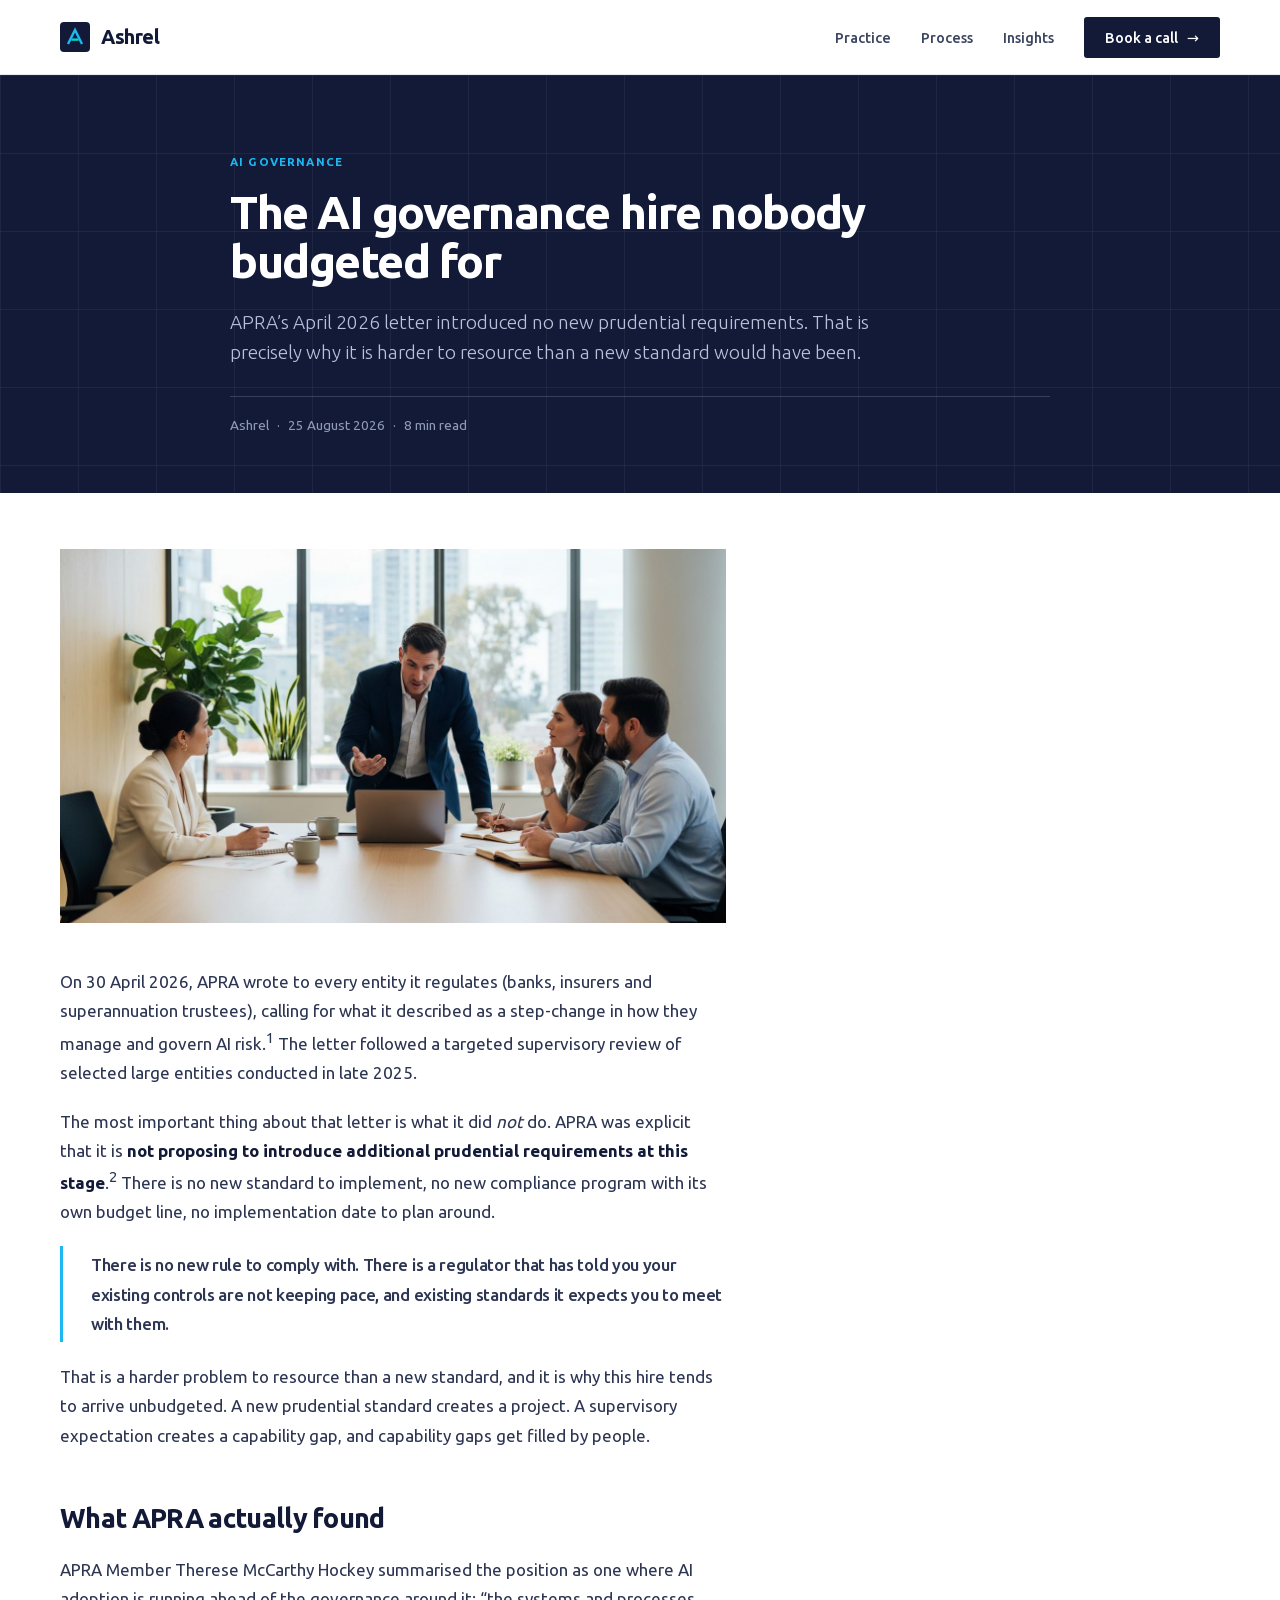
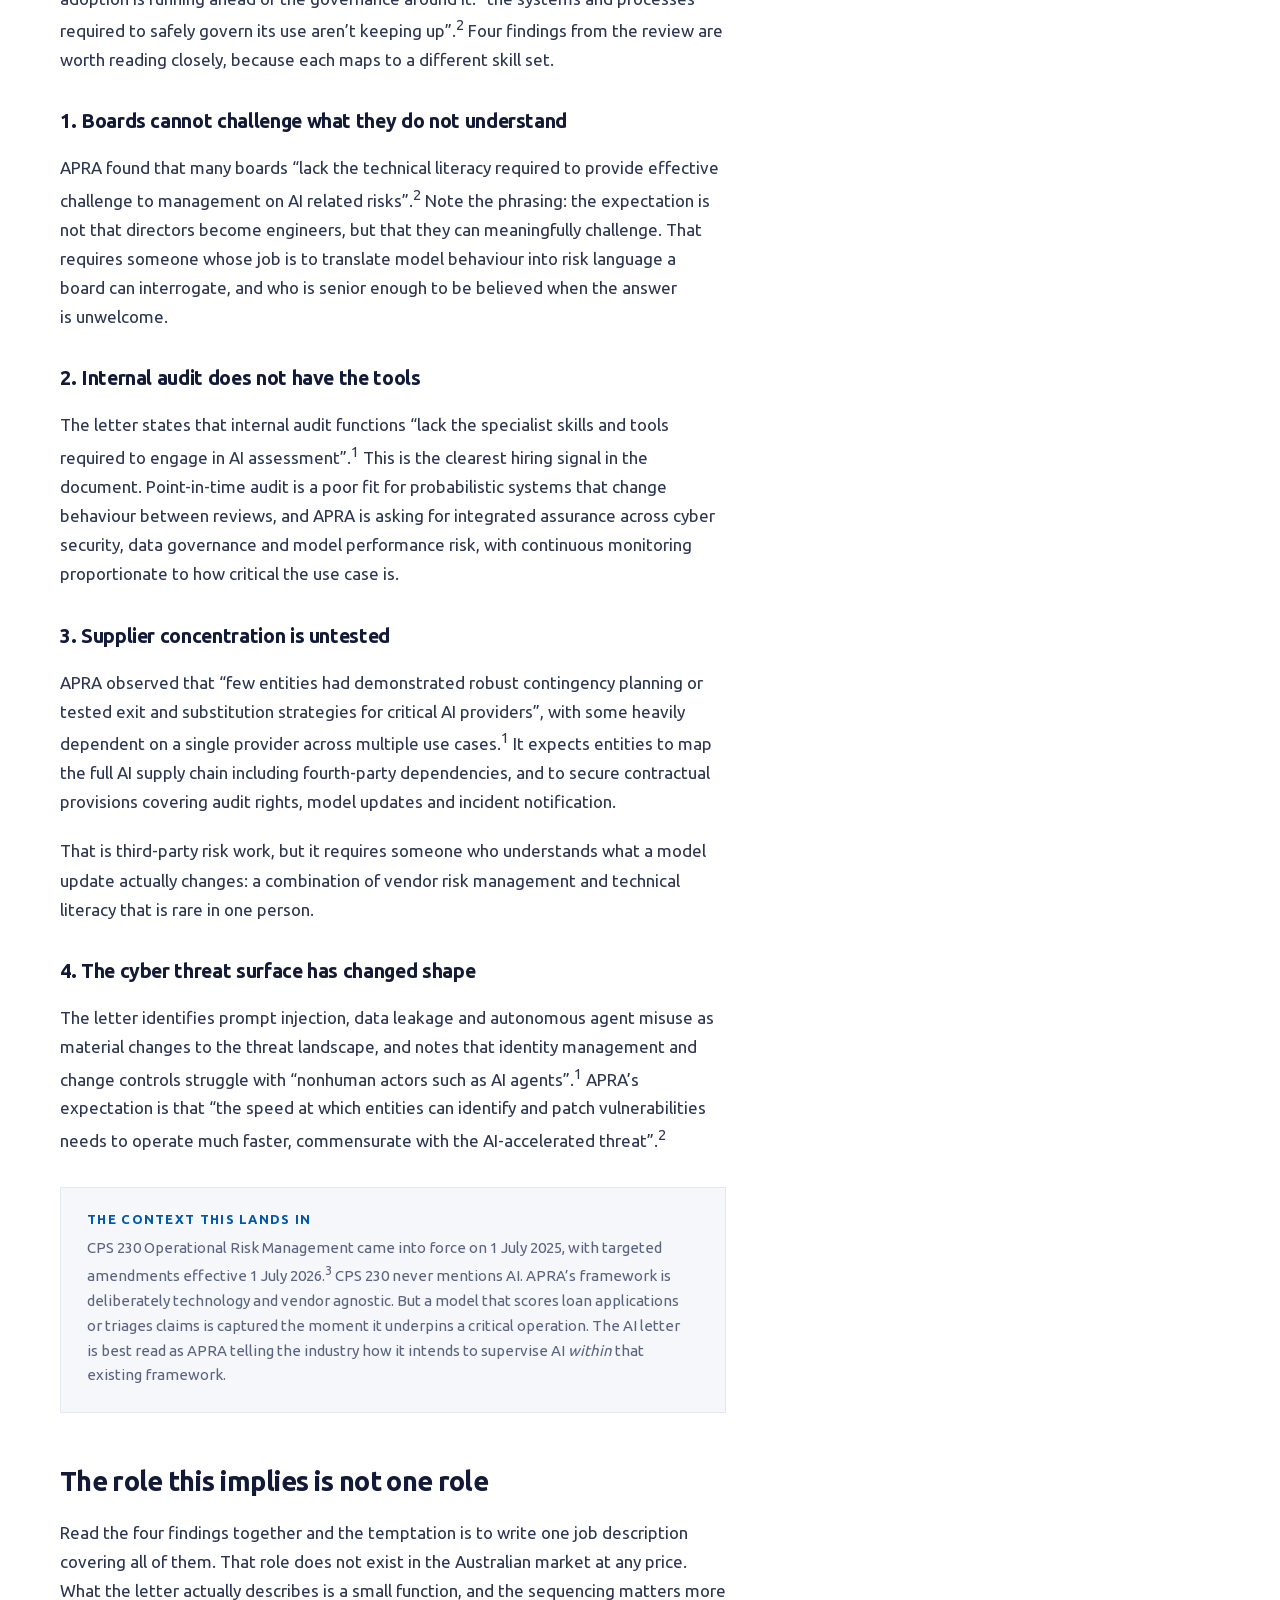
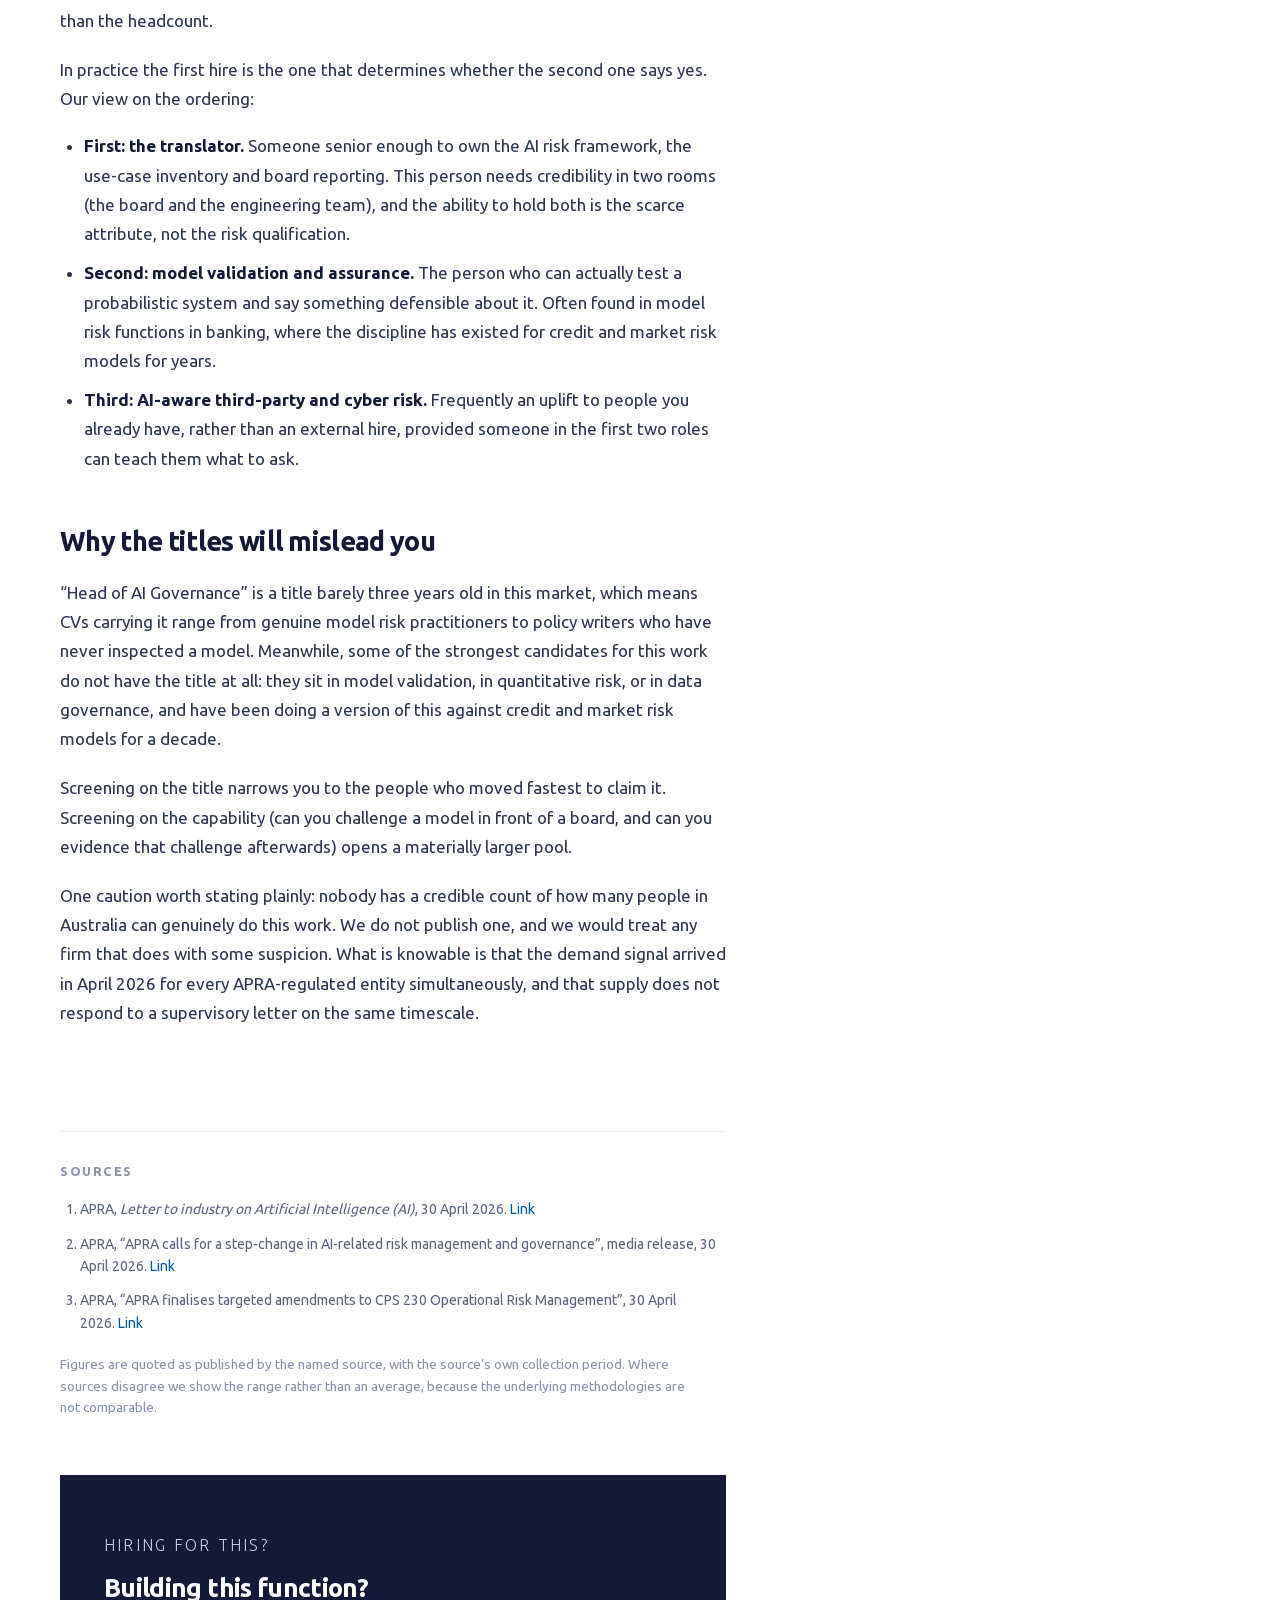
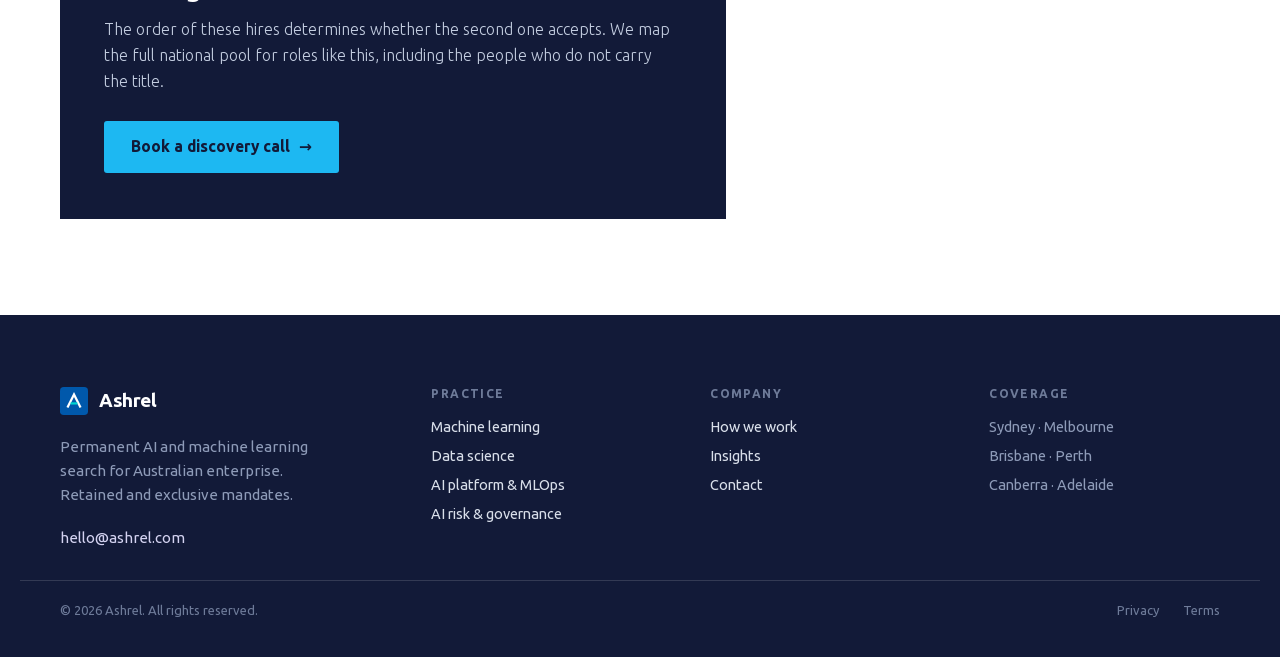
<file: insights/apra-ai-governance-hire.html>
<!DOCTYPE html>
<html lang="en-AU">
<head>
<meta charset="utf-8">
<meta name="viewport" content="width=device-width, initial-scale=1">
<title>The AI governance hire nobody budgeted for | Ashrel</title>
<meta name="description" content="APRA's 30 April 2026 letter to industry called for a step-change in AI risk governance without adding new requirements. What its four findings imply for hiring in Australian banks, insurers and super funds.">
<link rel="canonical" href="https://ashrel.com/insights/apra-ai-governance-hire.html">
<meta name="theme-color" content="#121A38">

<meta property="og:type" content="article">
<meta property="og:site_name" content="Ashrel">
<meta property="og:url" content="https://ashrel.com/insights/apra-ai-governance-hire.html">
<meta property="og:title" content="The AI governance hire nobody budgeted for">
<meta property="og:description" content="APRA's 30 April 2026 letter to industry called for a step-change in AI risk governance without adding new requirements. What its four findings imply for hiring in Australian banks, insurers and super funds.">
<meta property="og:image" content="https://ashrel.com/img/article-governance.jpg">
<meta property="article:published_time" content="2026-08-25">
<meta name="twitter:card" content="summary_large_image">

<link rel="icon" href="/favicon.svg" type="image/svg+xml">
<link rel="preload" href="/fonts/Ubuntu-Bold.woff2" as="font" type="font/woff2" crossorigin>
<link rel="preload" href="/fonts/Ubuntu-Regular.woff2" as="font" type="font/woff2" crossorigin>
<link rel="stylesheet" href="/css/site.css?v=cef3009058">
<script src="/js/site.js?v=e7273b5d26" defer></script>

<script type="application/ld+json">
{
  "@context": "https://schema.org",
  "@type": "Article",
  "headline": "The AI governance hire nobody budgeted for",
  "description": "APRA's 30 April 2026 letter to industry called for a step-change in AI risk governance without adding new requirements. What its four findings imply for hiring in Australian banks, insurers and super funds.",
  "datePublished": "2026-08-25",
  "author": { "@type": "Organization", "name": "Ashrel", "url": "https://ashrel.com/" },
  "publisher": { "@type": "Organization", "name": "Ashrel", "url": "https://ashrel.com/" },
  "mainEntityOfPage": "https://ashrel.com/insights/apra-ai-governance-hire.html"
}
</script>
</head>
<body>
<a class="skip-link" href="#main">Skip to content</a>
<header class="site-header">
  <div class="wrap">
    <a class="brand" href="/">
      <svg width="30" height="30" viewBox="0 0 30 30" aria-hidden="true">
        <rect width="30" height="30" rx="4" fill="#121A38"></rect>
        <path d="M8 22 L15 8 L22 22" fill="none" stroke="#1DB8F2" stroke-width="2.4"></path>
        <path d="M11.4 17.6 L18.6 17.6" fill="none" stroke="#00D5D0" stroke-width="2.4"></path>
      </svg>
      <span>Ashrel</span>
    </a>

    <button class="nav-toggle" type="button" aria-expanded="false" aria-controls="primary-nav">
      <span class="visually-hidden">Menu</span>
      <svg width="20" height="14" viewBox="0 0 20 14" aria-hidden="true">
        <path d="M0 1h20M0 7h20M0 13h20" stroke="currentColor" stroke-width="2"></path>
      </svg>
    </button>

    <nav class="nav" id="primary-nav">
      <a href="/#practice">Practice</a>
      <a href="/#process">Process</a>
      <a href="/insights.html">Insights</a>
      <a class="btn btn--nav" href="/#brief">Book a call <span aria-hidden="true">&rarr;</span></a>
    </nav>
  </div>
</header>
<main id="main">

  <div class="article-hero">
    <div class="hero-grid-overlay" aria-hidden="true"></div>
    <div class="wrap">
      <p class="tag">AI governance</p>
      <h1>The AI governance hire nobody budgeted for</h1>
      <p class="standfirst">APRA&rsquo;s April 2026 letter introduced no new prudential requirements. That is precisely why it is harder to resource than a new standard would have been.</p>
      <p class="article-meta"><span>Ashrel</span> <span aria-hidden="true">&middot;</span> <span>25 August 2026</span> <span aria-hidden="true">&middot;</span> <span>8 min read</span></p>
    </div>
  </div>

  <div class="wrap">
    <figure class="article-lead">
      <img src="/img/article-governance.jpg" alt="" width="1344" height="768" fetchpriority="high">
    </figure>

    <article class="article-body">

      <p>On 30 April 2026, APRA wrote to every entity it regulates (banks, insurers and superannuation trustees), calling for what it described as a step-change in how they manage and govern AI risk.<sup>1</sup> The letter followed a targeted supervisory review of selected large entities conducted in late 2025.</p>

      <p>The most important thing about that letter is what it did <em>not</em> do. APRA was explicit that it is <strong>not proposing to introduce additional prudential requirements at this stage</strong>.<sup>2</sup> There is no new standard to implement, no new compliance program with its own budget line, no implementation date to plan around.</p>

      <p class="pull">There is no new rule to comply with. There is a regulator that has told you your existing controls are not keeping pace, and existing standards it expects you to meet with them.</p>

      <p>That is a harder problem to resource than a new standard, and it is why this hire tends to arrive unbudgeted. A new prudential standard creates a project. A supervisory expectation creates a capability gap, and capability gaps get filled by people.</p>

      <h2>What APRA actually found</h2>

      <p>APRA Member Therese McCarthy Hockey summarised the position as one where AI adoption is running ahead of the governance around it: &ldquo;the systems and processes required to safely govern its use aren&rsquo;t keeping up&rdquo;.<sup>2</sup> Four findings from the review are worth reading closely, because each maps to a different skill set.</p>

      <h3>1. Boards cannot challenge what they do not understand</h3>

      <p>APRA found that many boards &ldquo;lack the technical literacy required to provide effective challenge to management on AI related risks&rdquo;.<sup>2</sup> Note the phrasing: the expectation is not that directors become engineers, but that they can meaningfully challenge. That requires someone whose job is to translate model behaviour into risk language a board can interrogate, and who is senior enough to be believed when the answer is unwelcome.</p>

      <h3>2. Internal audit does not have the tools</h3>

      <p>The letter states that internal audit functions &ldquo;lack the specialist skills and tools required to engage in AI assessment&rdquo;.<sup>1</sup> This is the clearest hiring signal in the document. Point-in-time audit is a poor fit for probabilistic systems that change behaviour between reviews, and APRA is asking for integrated assurance across cyber security, data governance and model performance risk, with continuous monitoring proportionate to how critical the use case is.</p>

      <h3>3. Supplier concentration is untested</h3>

      <p>APRA observed that &ldquo;few entities had demonstrated robust contingency planning or tested exit and substitution strategies for critical AI providers&rdquo;, with some heavily dependent on a single provider across multiple use cases.<sup>1</sup> It expects entities to map the full AI supply chain including fourth-party dependencies, and to secure contractual provisions covering audit rights, model updates and incident notification.</p>

      <p>That is third-party risk work, but it requires someone who understands what a model update actually changes: a combination of vendor risk management and technical literacy that is rare in one person.</p>

      <h3>4. The cyber threat surface has changed shape</h3>

      <p>The letter identifies prompt injection, data leakage and autonomous agent misuse as material changes to the threat landscape, and notes that identity management and change controls struggle with &ldquo;nonhuman actors such as AI agents&rdquo;.<sup>1</sup> APRA&rsquo;s expectation is that &ldquo;the speed at which entities can identify and patch vulnerabilities needs to operate much faster, commensurate with the AI-accelerated threat&rdquo;.<sup>2</sup></p>

      <div class="figure-note">
        <h3>The context this lands in</h3>
        <p>CPS 230 Operational Risk Management came into force on 1 July 2025, with targeted amendments effective 1 July 2026.<sup>3</sup> CPS 230 never mentions AI. APRA&rsquo;s framework is deliberately technology and vendor agnostic. But a model that scores loan applications or triages claims is captured the moment it underpins a critical operation. The AI letter is best read as APRA telling the industry how it intends to supervise AI <em>within</em> that existing framework.</p>
      </div>

      <h2>The role this implies is not one role</h2>

      <p>Read the four findings together and the temptation is to write one job description covering all of them. That role does not exist in the Australian market at any price. What the letter actually describes is a small function, and the sequencing matters more than the headcount.</p>

      <p>In practice the first hire is the one that determines whether the second one says yes. Our view on the ordering:</p>

      <ul>
        <li><strong>First: the translator.</strong> Someone senior enough to own the AI risk framework, the use-case inventory and board reporting. This person needs credibility in two rooms (the board and the engineering team), and the ability to hold both is the scarce attribute, not the risk qualification.</li>
        <li><strong>Second: model validation and assurance.</strong> The person who can actually test a probabilistic system and say something defensible about it. Often found in model risk functions in banking, where the discipline has existed for credit and market risk models for years.</li>
        <li><strong>Third: AI-aware third-party and cyber risk.</strong> Frequently an uplift to people you already have, rather than an external hire, provided someone in the first two roles can teach them what to ask.</li>
      </ul>

      <h2>Why the titles will mislead you</h2>

      <p>&ldquo;Head of AI Governance&rdquo; is a title barely three years old in this market, which means CVs carrying it range from genuine model risk practitioners to policy writers who have never inspected a model. Meanwhile, some of the strongest candidates for this work do not have the title at all: they sit in model validation, in quantitative risk, or in data governance, and have been doing a version of this against credit and market risk models for a decade.</p>

      <p>Screening on the title narrows you to the people who moved fastest to claim it. Screening on the capability (can you challenge a model in front of a board, and can you evidence that challenge afterwards) opens a materially larger pool.</p>

      <p>One caution worth stating plainly: nobody has a credible count of how many people in Australia can genuinely do this work. We do not publish one, and we would treat any firm that does with some suspicion. What is knowable is that the demand signal arrived in April 2026 for every APRA-regulated entity simultaneously, and that supply does not respond to a supervisory letter on the same timescale.</p>

    </article>

    <section class="sources">
      <h2>Sources</h2>
      <ol>
        <li>APRA, <i>Letter to industry on Artificial Intelligence (AI)</i>, 30 April 2026. <a href="https://www.apra.gov.au/apra-letter-to-industry-on-artificial-intelligence-ai" rel="noopener nofollow">Link</a></li>
        <li>APRA, &ldquo;APRA calls for a step-change in AI-related risk management and governance&rdquo;, media release, 30 April 2026. <a href="https://www.apra.gov.au/news-and-publications/apra-calls-step-change-ai-related-risk-management-and-governance" rel="noopener nofollow">Link</a></li>
        <li>APRA, &ldquo;APRA finalises targeted amendments to CPS 230 Operational Risk Management&rdquo;, 30 April 2026. <a href="https://www.apra.gov.au/news-and-publications/apra-finalises-targeted-amendments-to-cps-230-operational-risk-management" rel="noopener nofollow">Link</a></li>
      </ol>
      <p style="font-size:13.5px;color:#8892AB;line-height:1.6;margin-top:20px">Figures are quoted as published by the named source, with the source&rsquo;s own collection period. Where sources disagree we show the range rather than an average, because the underlying methodologies are not comparable.</p>
    </section>

    <aside class="article-cta">
      <p class="eyebrow eyebrow--onnavy">Hiring for this?</p>
      <h2>Building this function?</h2>
      <p>The order of these hires determines whether the second one accepts. We map the full national pool for roles like this, including the people who do not carry the title.</p>
      <a class="btn btn--cyan" href="/#brief">Book a discovery call <span aria-hidden="true">&rarr;</span></a>
    </aside>

    <div class="tail-space"></div>
  </div>

</main>
<footer class="site-footer">
  <div class="wrap footer-grid">
    <div class="footer-brand">
      <div class="brand" style="color:#fff">
        <svg width="28" height="28" viewBox="0 0 30 30" aria-hidden="true">
          <rect width="30" height="30" rx="4" fill="#0058AB"></rect>
          <path d="M8 22 L15 8 L22 22" fill="none" stroke="#fff" stroke-width="2.4"></path>
          <path d="M11.4 17.6 L18.6 17.6" fill="none" stroke="#00D5D0" stroke-width="2.4"></path>
        </svg>
        <span style="font-size:19px">Ashrel</span>
      </div>
      <p>Permanent AI and machine learning search for Australian enterprise. Retained and exclusive mandates.</p>
      <a class="email" href="mailto:hello@ashrel.com">hello@ashrel.com</a>
    </div>

    <nav class="footer-col">
      <h2>Practice</h2>
      <ul>
        <li><a href="/#practice">Machine learning</a></li>
        <li><a href="/#practice">Data science</a></li>
        <li><a href="/#practice">AI platform &amp; MLOps</a></li>
        <li><a href="/#practice">AI risk &amp; governance</a></li>
      </ul>
    </nav>

    <nav class="footer-col">
      <h2>Company</h2>
      <ul>
        <li><a href="/#process">How we work</a></li>
        <li><a href="/insights.html">Insights</a></li>
        <li><a href="/#brief">Contact</a></li>
      </ul>
    </nav>

    <div class="footer-col">
      <h2>Coverage</h2>
      <ul>
        <li>Sydney &middot; Melbourne</li>
        <li>Brisbane &middot; Perth</li>
        <li>Canberra &middot; Adelaide</li>
      </ul>
    </div>
  </div>

  <div class="wrap footer-bar">
    <span>&copy; 2026 Ashrel. All rights reserved.</span>
    <div>
      <a href="/privacy.html">Privacy</a>
      <a href="/terms.html">Terms</a>
    </div>
  </div>
</footer>
</body>
</html>
</file>
<file: css/site.css>
/* Ashrel — site styles
   Converted from the Claude Design canvas (Ashrel.dc.html) to static CSS.
   Order: tokens, base, layout, header, components, sections, footer, responsive. */

/* ---------- Fonts ---------- */

@font-face {
  font-family: 'Ubuntu';
  src: url('../fonts/Ubuntu-Light.woff2') format('woff2');
  font-weight: 300;
  font-style: normal;
  font-display: swap;
}
@font-face {
  font-family: 'Ubuntu';
  src: url('../fonts/Ubuntu-Regular.woff2') format('woff2');
  font-weight: 400;
  font-style: normal;
  font-display: swap;
}
@font-face {
  font-family: 'Ubuntu';
  src: url('../fonts/Ubuntu-Medium.woff2') format('woff2');
  font-weight: 500;
  font-style: normal;
  font-display: swap;
}
@font-face {
  font-family: 'Ubuntu';
  src: url('../fonts/Ubuntu-Bold.woff2') format('woff2');
  font-weight: 700;
  font-style: normal;
  font-display: swap;
}

/* ---------- Tokens ---------- */

:root {
  --navy: #121A38;
  --blue: #0058AB;
  --cyan: #1DB8F2;
  --teal: #00D5D0;
  --teal-deep: #00828E;
  --lilac: #D4D3F1;
  --amber: #FEB100;

  --ink: #121A38;
  --slate: #3B4560;
  --slate-2: #5A6480;
  --mist: #8892AB;
  --line: #E4E9F0;
  --line-soft: #EEF1F6;
  --field: #D9E0EA;
  --paper: #F5F7FA;
  --paper-tint: #F5F9FD;

  /* On-navy text ramp */
  --on-navy-1: #EEF2F9;
  --on-navy-2: #D9DFEA;
  --on-navy-3: #C3CDE0;
  --on-navy-4: #B8C2D8;
  --on-navy-5: #8E9BB8;
  --on-navy-6: #6E7B99;

  --shell: 1240px;
  --gutter: 40px;
  --header-h: 74px;
}

/* ---------- Base ---------- */

*,
*::before,
*::after {
  box-sizing: border-box;
}

/* Components below set display:flex/grid, which would otherwise win over the
   hidden attribute. Everything toggled from JS relies on this. */
[hidden] {
  display: none !important;
}

html {
  scroll-behavior: smooth;
  scroll-padding-top: calc(var(--header-h) + 8px);
}

body {
  margin: 0;
  font-family: 'Ubuntu', system-ui, -apple-system, 'Segoe UI', sans-serif;
  background: #fff;
  color: var(--ink);
  -webkit-font-smoothing: antialiased;
  text-wrap: pretty;
  display: flex;
  flex-direction: column;
  min-height: 100vh;
}

a {
  color: var(--blue);
  text-decoration: none;
}

a:hover {
  color: var(--cyan);
}

img,
svg {
  max-width: 100%;
}

input,
textarea,
select,
button {
  font-family: inherit;
}

:focus-visible {
  outline: 3px solid var(--cyan);
  outline-offset: 2px;
}

.skip-link {
  position: absolute;
  left: -9999px;
  top: 0;
  z-index: 100;
  background: var(--navy);
  color: #fff;
  padding: 12px 20px;
  font-weight: 500;
}

.skip-link:focus {
  left: 0;
  color: #fff;
}

.visually-hidden {
  position: absolute;
  width: 1px;
  height: 1px;
  overflow: hidden;
  clip: rect(0 0 0 0);
  clip-path: inset(50%);
  white-space: nowrap;
}

@keyframes ash-pulse {
  0%, 100% { opacity: 1; transform: scale(1); }
  50% { opacity: .35; transform: scale(.72); }
}

@keyframes ash-sweep {
  0% { transform: translateY(-100%); }
  100% { transform: translateY(400%); }
}

/* ---------- Layout ---------- */

.wrap {
  max-width: var(--shell);
  margin: 0 auto;
  padding: 0 var(--gutter);
  width: 100%;
}

main {
  flex: 1;
}

.eyebrow {
  font-size: 12px;
  letter-spacing: .14em;
  text-transform: uppercase;
  color: var(--blue);
  font-weight: 700;
}

.eyebrow--onnavy {
  color: var(--cyan);
}

.h-section {
  margin: 18px 0 0;
  font-size: 44px;
  line-height: 1.08;
  letter-spacing: -.03em;
  font-weight: 700;
}

.lede {
  margin: 0;
  font-size: 17.5px;
  line-height: 1.65;
  color: var(--slate-2);
}

/* ---------- Header ---------- */

.site-header {
  position: sticky;
  top: 0;
  z-index: 50;
  background: rgba(255, 255, 255, .88);
  backdrop-filter: blur(14px);
  border-bottom: 1px solid var(--line);
}

.site-header .wrap {
  height: var(--header-h);
  display: flex;
  align-items: center;
  gap: 44px;
}

.brand {
  display: flex;
  align-items: center;
  gap: 11px;
  color: var(--ink);
  flex-shrink: 0;
}

.brand:hover {
  color: var(--ink);
}

.brand span {
  font-size: 20px;
  font-weight: 700;
  letter-spacing: -.02em;
}

.nav {
  display: flex;
  gap: 30px;
  align-items: center;
  margin-left: auto;
}

.nav a {
  font-size: 14.5px;
  font-weight: 500;
  color: var(--slate);
}

.nav a:hover,
.nav a[aria-current='page'] {
  color: var(--blue);
}

.nav-toggle {
  display: none;
  margin-left: auto;
  background: none;
  border: 1px solid var(--line);
  border-radius: 3px;
  padding: 9px 12px;
  cursor: pointer;
  color: var(--ink);
}

/* ---------- Buttons ---------- */

.btn {
  display: inline-flex;
  align-items: center;
  gap: 9px;
  border-radius: 3px;
  font-size: 15.5px;
  font-weight: 700;
  padding: 16px 26px;
  border: 1px solid transparent;
  cursor: pointer;
  text-align: center;
}

.btn--cyan {
  background: var(--cyan);
  color: var(--navy);
}

.btn--cyan:hover {
  background: var(--teal);
  color: var(--navy);
}

.btn--outline {
  border-color: rgba(255, 255, 255, .28);
  color: #fff;
  font-weight: 500;
}

.btn--outline:hover {
  border-color: var(--cyan);
  color: var(--cyan);
}

.btn--dark {
  background: var(--navy);
  color: #fff;
  border: 0;
}

.btn--dark:hover {
  background: var(--blue);
  color: #fff;
}

.nav a.btn--nav {
  padding: 11px 20px;
  font-size: 14.5px;
  font-weight: 500;
  background: var(--navy);
  color: #fff;
}

.nav a.btn--nav:hover {
  background: var(--blue);
  color: #fff;
}

.link-rule {
  display: inline-flex;
  align-items: center;
  gap: 8px;
  font-size: 15px;
  font-weight: 500;
  border-bottom: 1px solid var(--cyan);
  padding-bottom: 4px;
}

/* ---------- Hero ---------- */

.hero {
  position: relative;
  background: var(--navy);
  color: #fff;
  overflow: hidden;
}

.hero-field {
  position: absolute;
  inset: 0;
  display: block;
  width: 100%;
  height: 100%;
  pointer-events: none;
  -webkit-mask-image: linear-gradient(to bottom, transparent 12%, rgba(0, 0, 0, .55) 55%, black 100%);
  mask-image: linear-gradient(to bottom, transparent 12%, rgba(0, 0, 0, .55) 55%, black 100%);
}

.hero-grid-overlay {
  position: absolute;
  inset: 0;
  background-image:
    linear-gradient(#ffffff0d 1px, transparent 1px),
    linear-gradient(90deg, #ffffff0d 1px, transparent 1px);
  background-size: 78px 78px;
  pointer-events: none;
}

.hero-glow {
  position: absolute;
  top: -160px;
  right: -120px;
  width: 620px;
  height: 620px;
  border-radius: 50%;
  background: radial-gradient(circle, rgba(29, 184, 242, .2), transparent 66%);
  pointer-events: none;
}

.hero .wrap {
  position: relative;
  padding-top: 96px;
  padding-bottom: 88px;
  display: grid;
  grid-template-columns: 1.08fr .92fr;
  gap: 72px;
  align-items: start;
}

.hero-badge {
  display: inline-flex;
  align-items: center;
  gap: 9px;
  border: 1px solid rgba(255, 255, 255, .22);
  border-radius: 100px;
  padding: 7px 15px 7px 12px;
  font-size: 12.5px;
  letter-spacing: .06em;
  text-transform: uppercase;
  color: var(--lilac);
  font-weight: 500;
}

.hero-badge i {
  width: 7px;
  height: 7px;
  border-radius: 50%;
  background: var(--teal);
  animation: ash-pulse 2.2s ease-in-out infinite;
}

.hero h1 {
  margin: 26px 0 0;
  font-size: 64px;
  line-height: 1.03;
  letter-spacing: -.035em;
  font-weight: 700;
  max-width: 14ch;
}

.hero p {
  margin: 26px 0 0;
  font-size: 19.5px;
  line-height: 1.6;
  color: var(--on-navy-4);
  max-width: 52ch;
  font-weight: 300;
}

.hero-actions {
  display: flex;
  gap: 14px;
  margin-top: 38px;
  flex-wrap: wrap;
}

/* Engagement panel */

.panel {
  border: 1px solid rgba(255, 255, 255, .14);
  background: rgba(255, 255, 255, .045);
  border-radius: 6px;
  overflow: hidden;
  position: relative;
}

.panel-sweep {
  position: absolute;
  left: 0;
  top: 0;
  width: 2px;
  height: 26%;
  background: linear-gradient(var(--teal), transparent);
  animation: ash-sweep 4.6s linear infinite;
}

.panel-head {
  display: flex;
  align-items: center;
  justify-content: space-between;
  gap: 12px;
  padding: 16px 22px;
  border-bottom: 1px solid rgba(255, 255, 255, .12);
}

.panel-head span:first-child {
  font-size: 11.5px;
  letter-spacing: .12em;
  text-transform: uppercase;
  color: var(--on-navy-5);
  font-weight: 500;
}

.panel-head span:last-child {
  font-size: 11.5px;
  letter-spacing: .06em;
  color: var(--teal);
  font-weight: 500;
}

.panel-row {
  display: flex;
  align-items: flex-start;
  gap: 20px;
  padding: 16px 22px;
  border-bottom: 1px solid rgba(255, 255, 255, .08);
}

.panel-row dt {
  width: 96px;
  flex-shrink: 0;
  font-size: 11.5px;
  letter-spacing: .1em;
  text-transform: uppercase;
  color: var(--on-navy-6);
  font-weight: 700;
  padding-top: 3px;
  margin: 0;
}

.panel-row dd {
  flex: 1;
  min-width: 0;
  font-size: 15.5px;
  font-weight: 500;
  color: #fff;
  line-height: 1.45;
  margin: 0;
}

.panel-foot {
  display: flex;
  align-items: center;
  justify-content: space-between;
  gap: 16px;
  padding: 18px 22px;
  background: rgba(29, 184, 242, .1);
}

.panel-foot p {
  margin: 0;
  font-size: 14.5px;
  color: var(--on-navy-2);
  line-height: 1.45;
}

.panel-foot a {
  font-size: 12.5px;
  font-weight: 500;
  color: var(--teal);
  border-bottom: 1px solid rgba(0, 213, 208, .45);
  padding-bottom: 2px;
  white-space: nowrap;
}

/* ---------- Metrics band ---------- */

.metrics {
  background: var(--blue);
  color: #fff;
}

.metrics .wrap {
  display: grid;
  grid-template-columns: repeat(4, 1fr);
}

.metric {
  padding: 34px 30px;
  border-left: 1px solid rgba(255, 255, 255, .18);
}

.metric b {
  display: block;
  font-size: 40px;
  font-weight: 700;
  letter-spacing: -.03em;
  line-height: 1;
}

.metric span {
  display: block;
  font-size: 13.5px;
  color: #C6DEF4;
  margin-top: 8px;
  line-height: 1.45;
}

/* ---------- Practice ---------- */

.section {
  padding-top: 104px;
}

.section-split {
  display: grid;
  grid-template-columns: .85fr 1.15fr;
  gap: 72px;
  align-items: end;
}

.practice-grid {
  display: grid;
  grid-template-columns: repeat(4, 1fr);
  gap: 1px;
  background: var(--line);
  margin-top: 56px;
  border: 1px solid var(--line);
}

.practice-cell {
  background: #fff;
  padding: 30px 26px 34px;
}

.practice-cell:hover {
  background: var(--paper-tint);
}

.practice-cell i {
  display: block;
  width: 30px;
  height: 3px;
  background: var(--cyan);
}

.practice-cell h3 {
  margin: 22px 0 0;
  font-size: 19.5px;
  font-weight: 700;
  letter-spacing: -.015em;
  line-height: 1.3;
}

.practice-cell p {
  margin: 12px 0 0;
  font-size: 15px;
  line-height: 1.62;
  color: var(--slate-2);
}

.practice-cell .roles {
  margin-top: 20px;
  font-size: 13px;
  color: var(--mist);
  line-height: 1.5;
}

.note {
  margin: 26px 0 0;
  font-size: 15px;
  color: var(--mist);
}

/* ---------- Process ---------- */

.process {
  margin-top: 104px;
  background: var(--paper);
  border-top: 1px solid var(--line);
  border-bottom: 1px solid var(--line);
}

.process .wrap {
  padding-top: 96px;
  padding-bottom: 96px;
}

.steps {
  display: grid;
  grid-template-columns: repeat(4, 1fr);
  gap: 28px;
  margin-top: 60px;
}

.step {
  background: #fff;
  border: 1px solid var(--line);
  border-top: 3px solid var(--navy);
  padding: 30px 26px 32px;
  display: flex;
  flex-direction: column;
  gap: 14px;
}

.step-head {
  display: flex;
  align-items: baseline;
  justify-content: space-between;
  gap: 12px;
}

.step-num {
  font-size: 13px;
  font-weight: 700;
  color: var(--blue);
  letter-spacing: .08em;
}

.step-when {
  font-size: 12px;
  font-weight: 500;
  color: var(--navy);
  background: var(--lilac);
  border-radius: 3px;
  padding: 4px 9px;
  white-space: nowrap;
}

.step h3 {
  margin: 0;
  font-size: 20px;
  font-weight: 700;
  letter-spacing: -.02em;
}

.step p {
  margin: 0;
  font-size: 14.5px;
  line-height: 1.62;
  color: var(--slate-2);
}

.commitments {
  display: flex;
  flex-wrap: wrap;
  margin-top: 44px;
  border: 1px solid var(--line);
  background: #fff;
}

.commitment {
  flex: 1;
  min-width: 240px;
  padding: 24px 28px;
  border-right: 1px solid var(--line);
  display: flex;
  gap: 14px;
  align-items: flex-start;
  font-size: 15px;
  line-height: 1.55;
  color: var(--slate);
}

.commitment:last-child {
  border-right: 0;
}

.commitment b {
  color: var(--teal-deep);
  font-size: 18px;
  line-height: 1;
  font-weight: 700;
}

/* ---------- Cards (cases, posts) ---------- */

.card-grid {
  display: grid;
  grid-template-columns: repeat(3, 1fr);
  gap: 26px;
  margin-top: 52px;
  align-items: start;
}

.card {
  border: 1px solid var(--line);
  display: flex;
  flex-direction: column;
  background: #fff;
  color: var(--ink);
  height: 100%;
}

/* Text-only cards (no card-media) get a top accent instead, so the card
   doesn't read as a broken image placeholder. */
.card:not(:has(.card-media)) .card-body {
  border-top: 3px solid var(--navy);
}

a.card:hover {
  border-color: var(--cyan);
  color: var(--ink);
}

.card-media {
  position: relative;
  background: var(--paper);
  aspect-ratio: 3 / 2;
  overflow: hidden;
}

.card-media img {
  width: 100%;
  height: 100%;
  object-fit: cover;
  display: block;
}

.card-body {
  padding: 28px 26px 30px;
  display: flex;
  flex-direction: column;
  gap: 14px;
  flex: 1;
}

.card-tag {
  font-size: 11.5px;
  letter-spacing: .1em;
  text-transform: uppercase;
  color: var(--blue);
  font-weight: 700;
}

.card-tag--teal {
  color: var(--teal-deep);
  font-size: 12px;
}

.card h3 {
  margin: 0;
  font-size: 19.5px;
  font-weight: 700;
  letter-spacing: -.018em;
  line-height: 1.3;
}

.card p {
  margin: 0;
  font-size: 14.5px;
  line-height: 1.6;
  color: var(--slate-2);
  flex: 1;
}

.card-meta {
  font-size: 12.5px;
  color: var(--mist);
}

.card-meta--ruled {
  border-top: 1px solid var(--line-soft);
  padding-top: 14px;
}

.card-stats {
  display: flex;
  gap: 26px;
  border-top: 1px solid var(--line);
  padding-top: 16px;
}

.card-stats b {
  display: block;
  font-size: 24px;
  font-weight: 700;
  letter-spacing: -.02em;
}

.card-stats span {
  display: block;
  font-size: 12px;
  color: var(--mist);
  margin-top: 2px;
}

/* ---------- Photo band ---------- */

.band {
  position: relative;
  min-height: 540px;
  margin-top: 104px;
  background: var(--navy);
  overflow: hidden;
}

.band > img {
  position: absolute;
  inset: 0;
  width: 100%;
  height: 100%;
  object-fit: cover;
}

.band-scrim {
  position: absolute;
  inset: 0;
  background: linear-gradient(100deg, rgba(18, 26, 56, .94) 0%, rgba(18, 26, 56, .78) 40%, rgba(18, 26, 56, .1) 92%);
}

.band-inner {
  position: relative;
  display: flex;
  align-items: center;
  min-height: 540px;
  padding: 88px 0;
}

.band-copy {
  max-width: 34ch;
  color: #fff;
}

.band-copy h2 {
  margin: 20px 0 0;
  font-size: 42px;
  line-height: 1.1;
  letter-spacing: -.032em;
  font-weight: 700;
}

.band-copy p {
  margin: 20px 0 0;
  font-size: 17.5px;
  line-height: 1.65;
  color: var(--on-navy-3);
  font-weight: 300;
}

.band-copy .btn {
  margin-top: 30px;
  padding: 15px 24px;
  font-size: 15px;
}

/* ---------- Quotes ---------- */

.quotes-outer {
  margin-top: 96px;
}

.quotes {
  background: var(--navy);
  color: #fff;
  padding: 72px 64px;
  position: relative;
  overflow: hidden;
}

.quotes-lines {
  position: absolute;
  inset: 0;
  background-image: linear-gradient(90deg, #ffffff0a 1px, transparent 1px);
  background-size: 64px 64px;
  pointer-events: none;
}

.quotes-inner {
  position: relative;
}

.quote-grid {
  display: grid;
  grid-template-columns: repeat(3, 1fr);
  gap: 44px;
  margin-top: 44px;
}

.quote-grid figure {
  margin: 0;
  display: flex;
  flex-direction: column;
  gap: 20px;
}

.quote-grid blockquote {
  margin: 0;
  font-size: 19px;
  line-height: 1.55;
  font-weight: 300;
  color: var(--on-navy-1);
  letter-spacing: -.01em;
}

.quote-grid figcaption {
  font-size: 13.5px;
  color: var(--on-navy-5);
  line-height: 1.55;
  border-top: 1px solid rgba(255, 255, 255, .16);
  padding-top: 16px;
}

.quotes-note {
  margin: 40px 0 0;
  font-size: 13px;
  color: var(--on-navy-6);
}

/* ---------- Insights teaser ---------- */

.section-head-row {
  display: flex;
  align-items: flex-end;
  justify-content: space-between;
  gap: 40px;
  flex-wrap: wrap;
}

/* ---------- FAQ ---------- */

.faq-list {
  border-top: 1px solid var(--line);
}

.faq-item {
  border-bottom: 1px solid var(--line);
}

.faq-item summary {
  display: flex;
  align-items: center;
  justify-content: space-between;
  gap: 24px;
  padding: 24px 0;
  cursor: pointer;
  font-size: 18px;
  font-weight: 500;
  letter-spacing: -.015em;
  list-style: none;
}

.faq-item summary::-webkit-details-marker {
  display: none;
}

.faq-item summary::after {
  content: '+';
  font-size: 22px;
  color: var(--blue);
  line-height: 1;
  flex-shrink: 0;
}

.faq-item[open] summary::after {
  content: '\2212';
}

.faq-item p {
  margin: 0;
  padding: 0 60px 26px 0;
  font-size: 15.5px;
  line-height: 1.68;
  color: var(--slate-2);
}

/* ---------- Brief / contact ---------- */

.brief {
  margin-top: 104px;
  background: var(--paper);
  border-top: 1px solid var(--line);
}

.brief .wrap {
  padding-top: 96px;
  padding-bottom: 96px;
  display: grid;
  grid-template-columns: 1fr 1fr;
  gap: 80px;
  align-items: start;
}

.brief h2 {
  margin: 0;
  font-size: 44px;
  line-height: 1.08;
  letter-spacing: -.03em;
  font-weight: 700;
  max-width: 18ch;
}

.brief-lede {
  margin: 22px 0 0;
  font-size: 17.5px;
  line-height: 1.65;
  color: var(--slate-2);
  max-width: 48ch;
}

.contact-rows {
  margin-top: 40px;
  display: flex;
  flex-direction: column;
  gap: 1px;
  background: var(--line);
  border: 1px solid var(--line);
}

.contact-row {
  background: #fff;
  padding: 20px 24px;
  display: flex;
  justify-content: space-between;
  gap: 20px;
  align-items: center;
}

.contact-row dt {
  font-size: 12.5px;
  letter-spacing: .1em;
  text-transform: uppercase;
  color: var(--mist);
  font-weight: 700;
  margin: 0;
}

.contact-row dd {
  font-size: 15.5px;
  font-weight: 500;
  margin: 0;
  text-align: right;
}

.brief-form {
  background: #fff;
  border: 1px solid var(--line);
  padding: 38px 36px 34px;
  display: flex;
  flex-direction: column;
  gap: 20px;
}

.field-pair {
  display: grid;
  grid-template-columns: 1fr 1fr;
  gap: 20px;
}

.field {
  display: flex;
  flex-direction: column;
  gap: 8px;
  font-size: 12.5px;
  letter-spacing: .08em;
  text-transform: uppercase;
  color: var(--slate-2);
  font-weight: 700;
}

.field input,
.field select,
.field textarea {
  border: 1px solid var(--field);
  border-radius: 2px;
  padding: 13px 14px;
  font-size: 15.5px;
  color: var(--ink);
  font-weight: 400;
  letter-spacing: 0;
  text-transform: none;
  background: #fff;
  width: 100%;
}

.field textarea {
  resize: vertical;
}

.field input:focus,
.field select:focus,
.field textarea:focus {
  outline: none;
  border-color: var(--blue);
  box-shadow: 0 0 0 3px rgba(0, 88, 171, .12);
}

.form-note {
  margin: 0;
  font-size: 12.5px;
  color: var(--mist);
  line-height: 1.55;
}

.form-status {
  margin: 0;
  font-size: 14.5px;
  line-height: 1.55;
  padding: 12px 14px;
  border-radius: 2px;
}

.form-status[data-state='error'] {
  background: #FDECEC;
  color: #8A1C1C;
  border: 1px solid #F3C3C3;
}

.thanks {
  background: #fff;
  border: 1px solid var(--teal-deep);
  border-top: 3px solid var(--teal-deep);
  padding: 56px 40px;
  display: flex;
  flex-direction: column;
  gap: 16px;
}

.thanks .eyebrow {
  color: var(--teal-deep);
}

.thanks h3 {
  margin: 0;
  font-size: 28px;
  font-weight: 700;
  letter-spacing: -.025em;
}

.thanks p {
  margin: 0;
  font-size: 16px;
  line-height: 1.65;
  color: var(--slate-2);
}

.thanks button {
  align-self: flex-start;
  margin-top: 8px;
  background: none;
  border: 1px solid var(--field);
  border-radius: 3px;
  padding: 12px 20px;
  font-size: 14.5px;
  font-weight: 500;
  cursor: pointer;
  color: var(--ink);
}

.thanks button:hover {
  border-color: var(--blue);
}

/* ---------- Insights page ---------- */

.hero--compact .wrap {
  display: block;
  padding-top: 84px;
  padding-bottom: 76px;
}

.hero--compact h1 {
  margin: 20px 0 0;
  font-size: 54px;
  line-height: 1.05;
  letter-spacing: -.035em;
  max-width: 20ch;
}

.hero--compact p {
  margin: 22px 0 0;
  font-size: 18.5px;
  line-height: 1.62;
  color: var(--on-navy-4);
  max-width: 60ch;
}

.topics {
  display: flex;
  gap: 10px;
  flex-wrap: wrap;
  padding: 26px 0;
  border-bottom: 1px solid var(--line);
}

.topic {
  border: 1px solid var(--line);
  background: #fff;
  color: var(--slate);
  border-radius: 100px;
  padding: 9px 18px;
  font-size: 13.5px;
  font-weight: 500;
  cursor: pointer;
}

.topic:hover {
  border-color: var(--blue);
}

.topic[aria-pressed='true'] {
  background: var(--navy);
  color: #fff;
  border-color: var(--navy);
}

.lead-article {
  display: grid;
  grid-template-columns: 1.05fr .95fr;
  gap: 52px;
  padding: 56px 0;
  border-bottom: 1px solid var(--line);
  align-items: center;
}

.lead-media {
  position: relative;
  background: var(--paper);
  border: 1px solid var(--line);
  aspect-ratio: 3 / 2;
  overflow: hidden;
}

.lead-media img {
  width: 100%;
  height: 100%;
  object-fit: cover;
  display: block;
}

.lead-flag {
  display: flex;
  align-items: center;
  gap: 12px;
  flex-wrap: wrap;
}

.lead-flag b {
  font-size: 11.5px;
  letter-spacing: .1em;
  text-transform: uppercase;
  color: var(--navy);
  font-weight: 700;
  background: var(--amber);
  padding: 5px 10px;
  border-radius: 2px;
}

.lead-flag span {
  font-size: 12.5px;
  color: var(--mist);
}

.lead-article h2 {
  margin: 22px 0 0;
  font-size: 38px;
  line-height: 1.12;
  letter-spacing: -.032em;
  font-weight: 700;
}

.lead-article > div > p {
  margin: 18px 0 0;
  font-size: 17px;
  line-height: 1.68;
  color: var(--slate-2);
  max-width: 54ch;
}

.lead-article .link-rule {
  margin-top: 28px;
  font-size: 15.5px;
}

.posts-empty {
  padding: 56px 0;
  font-size: 16px;
  color: var(--slate-2);
}

.signup {
  display: grid;
  grid-template-columns: 1fr auto;
  gap: 48px;
  align-items: center;
  background: var(--lilac);
  padding: 48px 52px;
  margin: 56px 0 0;
}

.signup h3 {
  margin: 0;
  font-size: 28px;
  font-weight: 700;
  letter-spacing: -.028em;
}

.signup p {
  margin: 12px 0 0;
  font-size: 16px;
  line-height: 1.62;
  color: var(--slate);
  max-width: 58ch;
}

.signup form {
  display: flex;
  gap: 10px;
  flex-wrap: wrap;
}

.signup input {
  border: 1px solid #B7B5DE;
  background: #fff;
  border-radius: 2px;
  padding: 14px 16px;
  font-size: 15.5px;
  min-width: 260px;
  flex: 1;
}

.signup input:focus {
  outline: none;
  border-color: var(--navy);
}

.signup button {
  padding: 14px 24px;
  white-space: nowrap;
}

.tail-space {
  height: 96px;
}

/* ---------- Footer ---------- */

.site-footer {
  background: var(--navy);
  color: #fff;
}

.footer-grid {
  padding-top: 72px;
  padding-bottom: 34px;
  display: grid;
  grid-template-columns: 1.4fr 1fr 1fr 1fr;
  gap: 48px;
}

.footer-brand p {
  margin: 20px 0 0;
  font-size: 15px;
  line-height: 1.62;
  color: var(--on-navy-5);
  max-width: 34ch;
}

.footer-brand .email {
  margin-top: 22px;
  font-size: 15px;
  color: var(--lilac);
  display: inline-block;
}

.footer-col h2 {
  font-size: 12px;
  letter-spacing: .12em;
  text-transform: uppercase;
  color: var(--on-navy-6);
  font-weight: 700;
  margin: 0;
}

.footer-col ul {
  list-style: none;
  padding: 0;
  display: flex;
  flex-direction: column;
  gap: 12px;
  margin: 18px 0 0;
  font-size: 14.5px;
  color: var(--on-navy-5);
}

.footer-col a {
  font-size: 14.5px;
  color: var(--on-navy-2);
}

.footer-col a:hover {
  color: var(--cyan);
}

.footer-bar {
  padding-top: 22px;
  padding-bottom: 40px;
  border-top: 1px solid rgba(255, 255, 255, .14);
  display: flex;
  justify-content: space-between;
  gap: 24px;
  flex-wrap: wrap;
  font-size: 13px;
  color: var(--on-navy-6);
}

.footer-bar a {
  color: var(--on-navy-6);
}

.footer-bar a:hover {
  color: var(--cyan);
}

.footer-bar div {
  display: flex;
  gap: 24px;
  flex-wrap: wrap;
}

/* ---------- Responsive ---------- */

@media (max-width: 1080px) {
  .practice-grid {
    grid-template-columns: repeat(2, 1fr);
  }

  .steps {
    grid-template-columns: repeat(2, 1fr);
  }

  .footer-grid {
    grid-template-columns: 1.4fr 1fr 1fr;
  }

  .footer-brand {
    grid-column: 1 / -1;
  }
}

@media (max-width: 960px) {
  :root {
    --gutter: 24px;
  }

  .nav {
    position: absolute;
    top: var(--header-h);
    left: 0;
    right: 0;
    background: #fff;
    border-bottom: 1px solid var(--line);
    flex-direction: column;
    align-items: stretch;
    gap: 0;
    padding: 8px 24px 20px;
    display: none;
  }

  .nav[data-open='true'] {
    display: flex;
  }

  .nav a {
    padding: 14px 0;
    border-bottom: 1px solid var(--line);
    font-size: 16px;
  }

  .nav .btn--nav {
    margin-top: 16px;
    justify-content: center;
    border-bottom: 0;
  }

  .nav-toggle {
    display: block;
  }

  .hero .wrap,
  .section-split,
  .brief .wrap,
  .lead-article {
    grid-template-columns: 1fr;
    gap: 44px;
  }

  .hero h1 {
    font-size: 44px;
    max-width: none;
  }

  .hero--compact h1 {
    font-size: 38px;
  }

  .h-section,
  .brief h2 {
    font-size: 34px;
  }

  .metrics .wrap {
    grid-template-columns: repeat(2, 1fr);
  }

  /* These became words rather than figures, so 40px no longer fits two
     columns: "AU only" and "Specialist" were wrapping to a second line and
     leaving the row uneven. */
  .metric {
    padding: 26px 20px;
  }

  .metric b {
    font-size: 29px;
  }

  .metric span {
    font-size: 12.5px;
    margin-top: 6px;
  }

  .card-grid,
  .quote-grid {
    grid-template-columns: 1fr;
  }

  .quotes {
    padding: 48px 28px;
  }

  .band-inner {
    min-height: 460px;
    padding: 64px 0;
  }

  .band-copy {
    max-width: none;
  }

  .band-copy h2 {
    font-size: 32px;
  }

  .signup {
    grid-template-columns: 1fr;
    gap: 28px;
    padding: 36px 28px;
  }

  .footer-grid {
    grid-template-columns: 1fr 1fr;
  }
}

@media (max-width: 620px) {
  .hero h1 {
    font-size: 34px;
  }

  .hero p {
    font-size: 17px;
  }

  .hero .wrap {
    padding-top: 64px;
    padding-bottom: 64px;
  }

  .section {
    padding-top: 72px;
  }

  .process,
  .brief,
  .band {
    margin-top: 72px;
  }

  .practice-grid,
  .steps {
    grid-template-columns: 1fr;
  }

  .field-pair {
    grid-template-columns: 1fr;
  }

  .brief-form {
    padding: 28px 22px 26px;
  }

  .commitment {
    border-right: 0;
    border-bottom: 1px solid var(--line);
  }

  .panel-row {
    flex-direction: column;
    gap: 6px;
  }

  .panel-row dt {
    width: auto;
  }

  .footer-grid {
    grid-template-columns: 1fr;
    gap: 36px;
  }

  .contact-row {
    flex-direction: column;
    align-items: flex-start;
    gap: 6px;
  }

  .contact-row dd {
    text-align: left;
  }

  .thanks {
    padding: 36px 24px;
  }
}

@media (prefers-reduced-motion: reduce) {
  html {
    scroll-behavior: auto;
  }

  .hero-badge i,
  .panel-sweep {
    animation: none;
  }
}

/* ---------- Long-form documents (privacy, terms) ---------- */

.doc {
  padding: 72px 0 96px;
  max-width: 74ch;
}

.doc h1 {
  margin: 18px 0 0;
  font-size: 44px;
  line-height: 1.08;
  letter-spacing: -.03em;
  font-weight: 700;
}

.doc .updated {
  margin: 18px 0 0;
  font-size: 14.5px;
  color: var(--mist);
}

.doc h2 {
  margin: 48px 0 0;
  font-size: 22px;
  font-weight: 700;
  letter-spacing: -.02em;
}

.doc p,
.doc li {
  font-size: 16px;
  line-height: 1.7;
  color: var(--slate-2);
}

.doc p {
  margin: 14px 0 0;
}

.doc ul {
  margin: 14px 0 0;
  padding-left: 22px;
}

.doc li {
  margin-top: 8px;
}

.doc .callout {
  margin-top: 32px;
  padding: 20px 24px;
  background: var(--paper);
  border-left: 3px solid var(--cyan);
  font-size: 15px;
  line-height: 1.65;
}

@media (max-width: 620px) {
  .doc h1 {
    font-size: 32px;
  }

  .doc {
    padding: 48px 0 64px;
  }
}

/* ---------- Articles ---------- */

.article-hero {
  background: var(--navy);
  color: #fff;
  position: relative;
  overflow: hidden;
}

.article-hero .wrap {
  position: relative;
  padding-top: 68px;
  padding-bottom: 60px;
  max-width: 900px;
}

.article-hero .tag {
  font-size: 11.5px;
  letter-spacing: .1em;
  text-transform: uppercase;
  color: var(--cyan);
  font-weight: 700;
}

.article-hero h1 {
  margin: 20px 0 0;
  font-size: 46px;
  line-height: 1.08;
  letter-spacing: -.032em;
  font-weight: 700;
}

.article-hero .standfirst {
  margin: 20px 0 0;
  font-size: 19px;
  line-height: 1.6;
  color: var(--on-navy-4);
  font-weight: 300;
  max-width: 60ch;
}

.article-meta {
  margin: 28px 0 0;
  padding-top: 20px;
  border-top: 1px solid rgba(255, 255, 255, .16);
  font-size: 13.5px;
  color: var(--on-navy-5);
  display: flex;
  gap: 8px;
  flex-wrap: wrap;
}

.article-body {
  max-width: 74ch;
  padding: 64px 0 40px;
}

.article-body > p {
  margin: 20px 0 0;
  font-size: 17px;
  line-height: 1.72;
  color: #2C3552;
}

.article-body > p:first-child {
  margin-top: 0;
}

.article-body h2 {
  margin: 52px 0 0;
  font-size: 27px;
  font-weight: 700;
  letter-spacing: -.025em;
  line-height: 1.22;
}

.article-body h3 {
  margin: 36px 0 0;
  font-size: 19.5px;
  font-weight: 700;
  letter-spacing: -.018em;
}

.article-body ul,
.article-body ol {
  margin: 18px 0 0;
  padding-left: 24px;
}

.article-body li {
  font-size: 17px;
  line-height: 1.72;
  color: #2C3552;
  margin-top: 10px;
}

.article-body strong {
  font-weight: 700;
  color: var(--ink);
}

.article-body a {
  border-bottom: 1px solid rgba(0, 88, 171, .3);
}

.pull {
  margin: 44px 0 0;
  padding: 4px 0 4px 28px;
  border-left: 3px solid var(--cyan);
  font-size: 22px;
  line-height: 1.45;
  font-weight: 500;
  letter-spacing: -.018em;
  color: var(--ink);
}

.figure-note {
  margin: 32px 0 0;
  background: var(--paper);
  border: 1px solid var(--line);
  padding: 24px 26px;
}

.figure-note h3 {
  margin: 0 0 4px;
  font-size: 13px;
  letter-spacing: .1em;
  text-transform: uppercase;
  color: var(--blue);
}

.figure-note p {
  margin: 10px 0 0;
  font-size: 15px;
  line-height: 1.65;
  color: var(--slate-2);
}

.data-table {
  width: 100%;
  border-collapse: collapse;
  margin: 28px 0 0;
  font-size: 14.5px;
}

.data-table th,
.data-table td {
  text-align: left;
  padding: 13px 14px;
  border-bottom: 1px solid var(--line);
  vertical-align: top;
  line-height: 1.5;
}

.data-table th {
  font-size: 11.5px;
  letter-spacing: .09em;
  text-transform: uppercase;
  color: var(--mist);
  font-weight: 700;
  border-bottom: 2px solid var(--navy);
}

.data-table td:first-child {
  font-weight: 500;
  color: var(--ink);
}

.table-scroll {
  overflow-x: auto;
}

.sources {
  margin-top: 64px;
  padding-top: 32px;
  border-top: 1px solid var(--line);
  max-width: 74ch;
}

.sources h2 {
  margin: 0;
  font-size: 13px;
  letter-spacing: .12em;
  text-transform: uppercase;
  color: var(--mist);
  font-weight: 700;
}

.sources ol {
  margin: 20px 0 0;
  padding-left: 20px;
}

.sources li {
  font-size: 14px;
  line-height: 1.6;
  color: var(--slate-2);
  margin-top: 12px;
}

.article-cta {
  margin: 56px 0 0;
  background: var(--navy);
  color: #fff;
  padding: 44px 44px 46px;
  max-width: 74ch;
}

.article-cta h2 {
  margin: 14px 0 0;
  font-size: 26px;
  font-weight: 700;
  letter-spacing: -.025em;
}

.article-cta p {
  margin: 14px 0 0;
  font-size: 16px;
  line-height: 1.62;
  color: var(--on-navy-3);
  font-weight: 300;
}

.article-cta .btn {
  margin-top: 26px;
}

@media (max-width: 620px) {
  .article-hero h1 {
    font-size: 31px;
  }

  .article-hero .standfirst {
    font-size: 17px;
  }

  .article-body {
    padding: 44px 0 32px;
  }

  .article-body h2 {
    font-size: 23px;
  }

  .pull {
    font-size: 19px;
    padding-left: 20px;
  }

  .article-cta {
    padding: 32px 24px 34px;
  }
}

/* ---------- Ambient photography layers ----------
   Both sit behind copy, so each pairs with a scrim that keeps the text side
   dark. Photography is decorative: it carries no information and is marked
   aria-hidden / alt="". */

.hero-photo {
  position: absolute;
  inset: 0;
  width: 100%;
  height: 100%;
  object-fit: cover;
  object-position: 70% 40%;
  opacity: .38;
  pointer-events: none;
}

.hero-photo-scrim {
  position: absolute;
  inset: 0;
  pointer-events: none;
  background:
    linear-gradient(95deg, rgba(18, 26, 56, .97) 0%, rgba(18, 26, 56, .9) 38%, rgba(18, 26, 56, .55) 70%, rgba(18, 26, 56, .35) 100%),
    linear-gradient(to bottom, rgba(18, 26, 56, .5) 0%, transparent 30%, rgba(18, 26, 56, .6) 100%);
}

@media (max-width: 960px) {
  .hero-photo {
    opacity: .22;
  }

  .hero-photo-scrim {
    background: linear-gradient(to bottom, rgba(18, 26, 56, .88), rgba(18, 26, 56, .94));
  }
}

/* The band photograph is right-weighted, so a narrow viewport cropping from
   the centre loses the subjects entirely. Pull the crop toward them. */

.band > img {
  object-position: 62% 50%;
}

@media (max-width: 960px) {
  .band > img {
    object-position: 80% 45%;
  }
}

/* Article lead image — sits above the body copy, never behind it, so no
   scrim is needed and the composition carries no text-legibility constraint. */

.article-lead {
  margin: 0;
  max-width: 74ch;
  padding-top: 56px;
}

.article-lead img {
  display: block;
  width: 100%;
  height: auto;
  aspect-ratio: 16 / 9;
  object-fit: cover;
  background: var(--paper);
}

.article-lead figcaption {
  margin-top: 12px;
  font-size: 12.5px;
  color: var(--mist);
  line-height: 1.5;
}

.article-lead + .article-body {
  padding-top: 44px;
}

@media (max-width: 620px) {
  .article-lead {
    padding-top: 36px;
  }

  .article-lead + .article-body {
    padding-top: 32px;
  }
}

/* ---------- Full-bleed hero (home) ----------
   The engagement panel used to sit beside the headline, which left no room
   for a photograph. It now runs as a strip directly beneath this hero. */

.hero--full {
  position: relative;
  background: var(--navy);
  color: #fff;
  overflow: hidden;
}

.hero--full > img {
  position: absolute;
  inset: 0;
  width: 100%;
  height: 100%;
  object-fit: cover;
  object-position: center 42%;
}

.hero--full .hero-scrim {
  position: absolute;
  inset: 0;
  pointer-events: none;
  background:
    linear-gradient(96deg, rgba(18, 26, 56, .95) 0%, rgba(18, 26, 56, .88) 32%, rgba(18, 26, 56, .5) 58%, rgba(18, 26, 56, .14) 100%),
    linear-gradient(to bottom, rgba(18, 26, 56, .55) 0%, transparent 26%, rgba(18, 26, 56, .45) 100%);
}

.hero--full .wrap {
  position: relative;
  padding-top: 112px;
  padding-bottom: 112px;
}

.hero--full h1 {
  max-width: 15ch;
  margin: 26px 0 0;
  font-size: 58px;
  line-height: 1.04;
  letter-spacing: -.035em;
  font-weight: 700;
}

.hero--full .hero-sub {
  margin: 24px 0 0;
  font-size: 19px;
  line-height: 1.6;
  color: var(--on-navy-4);
  font-weight: 300;
  max-width: 46ch;
}

.hero--full .hero-facts {
  margin: 18px 0 0;
  font-size: 14px;
  line-height: 1.5;
  color: var(--on-navy-5);
  font-weight: 500;
  letter-spacing: .01em;
  max-width: 46ch;
}









@media (max-width: 960px) {
  .hero--full h1 {
    font-size: 38px;
    max-width: none;
  }

  .hero--full .wrap {
    padding-top: 72px;
    padding-bottom: 72px;
  }

  .hero--full > img {
    object-position: 76% 40%;
  }

  .hero--full .hero-scrim {
    background: linear-gradient(to bottom, rgba(18, 26, 56, .82) 0%, rgba(18, 26, 56, .9) 100%);
  }

}

@media (max-width: 620px) {
  .hero--full h1 {
    font-size: 32px;
  }
}

/* ---------- Scroll motion ----------
   Word-mask heading reveals and staggered fade-ups. Everything here is gated
   behind .motion, which is set by an inline script in <head>. Without JS the
   class never lands, so content renders normally rather than staying hidden. */

.motion .rv {
  display: inline-block;
  overflow: hidden;
  vertical-align: top;
  /* Let descenders clear the mask without affecting layout. */
  padding-bottom: .14em;
  margin-bottom: -.14em;
}

.motion .rv > span {
  display: inline-block;
  transform: translateY(115%);
  transition: transform .85s cubic-bezier(.16, 1, .3, 1);
  will-change: transform;
}

.motion .is-revealed .rv > span,
.motion .rv.is-revealed > span {
  transform: translateY(0);
}

.motion .fade-up {
  opacity: 0;
  transform: translateY(22px);
  transition: opacity .7s ease, transform .7s cubic-bezier(.16, 1, .3, 1);
}

.motion .fade-up.is-in {
  opacity: 1;
  transform: none;
}

@media (prefers-reduced-motion: reduce) {
  .motion .rv > span,
  .motion .fade-up {
    transform: none !important;
    opacity: 1 !important;
    transition: none !important;
  }
}

/* ---------- Mobile tap targets ----------
   Audit at 375px found 15 controls under the 44px minimum, including the
   menu button and every footer link. Padding is added rather than font-size
   so nothing visually changes weight; list gaps are removed to absorb the
   extra height. */

@media (max-width: 960px) {
  .nav-toggle {
    padding: 13px 14px;
  }

  .footer-col ul {
    gap: 0;
  }

  .footer-col a,
  .footer-col li > span {
    display: inline-block;
    padding: 14px 0;
  }

  .footer-brand .email {
    display: inline-block;
    padding: 13px 0;
  }

  .footer-bar a {
    display: inline-block;
    padding: 14px 0;
  }

  .link-rule {
    min-height: 44px;
    padding-top: 10px;
    padding-bottom: 12px;
  }

  .contact-row dd a {
    display: inline-block;
    padding: 13px 0;
  }

  .brand {
    padding: 7px 0;
  }
}

/* ---------- Mobile horizontal scrollers ----------
   Stacked vertically, the practice grid alone runs over 2,000px on a phone.
   Below 700px these three grids become swipeable rows: full-bleed, snapping,
   with the next card peeking so the affordance is obvious without a hint.
   Desktop layout is untouched. */

@media (max-width: 700px) {
  .h-scroll {
    display: flex;
    flex-wrap: nowrap;
    gap: 14px;
    overflow-x: auto;
    overscroll-behavior-x: contain;
    scroll-snap-type: x mandatory;
    -webkit-overflow-scrolling: touch;
    scrollbar-width: none;
    /* Break out of the wrap gutter so the row runs edge to edge. */
    margin-left: calc(var(--gutter) * -1);
    margin-right: calc(var(--gutter) * -1);
    padding: 2px var(--gutter) 10px;
    scroll-padding-left: var(--gutter);
  }

  .h-scroll::-webkit-scrollbar {
    display: none;
  }

  .h-scroll > * {
    flex: 0 0 78%;
    scroll-snap-align: start;
    height: auto;
  }

  /* The practice grid draws its hairlines with a background and 1px gaps,
     which only works as a grid. Give each cell its own border instead. */
  .practice-grid.h-scroll {
    background: transparent;
    border: 0;
  }

  .practice-grid.h-scroll .practice-cell {
    border: 1px solid var(--line);
  }

  .h-scroll:focus-visible {
    outline: 3px solid var(--cyan);
    outline-offset: -3px;
  }
}


/* ---------- Scroller dots ----------
   Position indicator for the mobile swipe rows, doubling as jump controls.
   Hidden by default so they never appear where the grid isn't scrollable. */

.scroll-dots {
  display: none;
}

@media (max-width: 700px) {
  .scroll-dots {
    display: flex;
    justify-content: center;
    align-items: center;
    gap: 2px;
    margin-top: 2px;
  }

  .scroll-dots button {
    width: 32px;
    height: 32px;
    padding: 0;
    border: 0;
    background: none;
    cursor: pointer;
    display: grid;
    place-items: center;
  }

  .scroll-dots button::after {
    content: '';
    width: 7px;
    height: 7px;
    border-radius: 50%;
    background: var(--field);
    transition: background .25s ease, transform .25s ease;
  }

  .scroll-dots button[aria-current='true']::after {
    background: var(--cyan);
    transform: scale(1.4);
  }

  @media (prefers-reduced-motion: reduce) {
    .scroll-dots button::after {
      transition: none;
    }
  }
}
</file>
